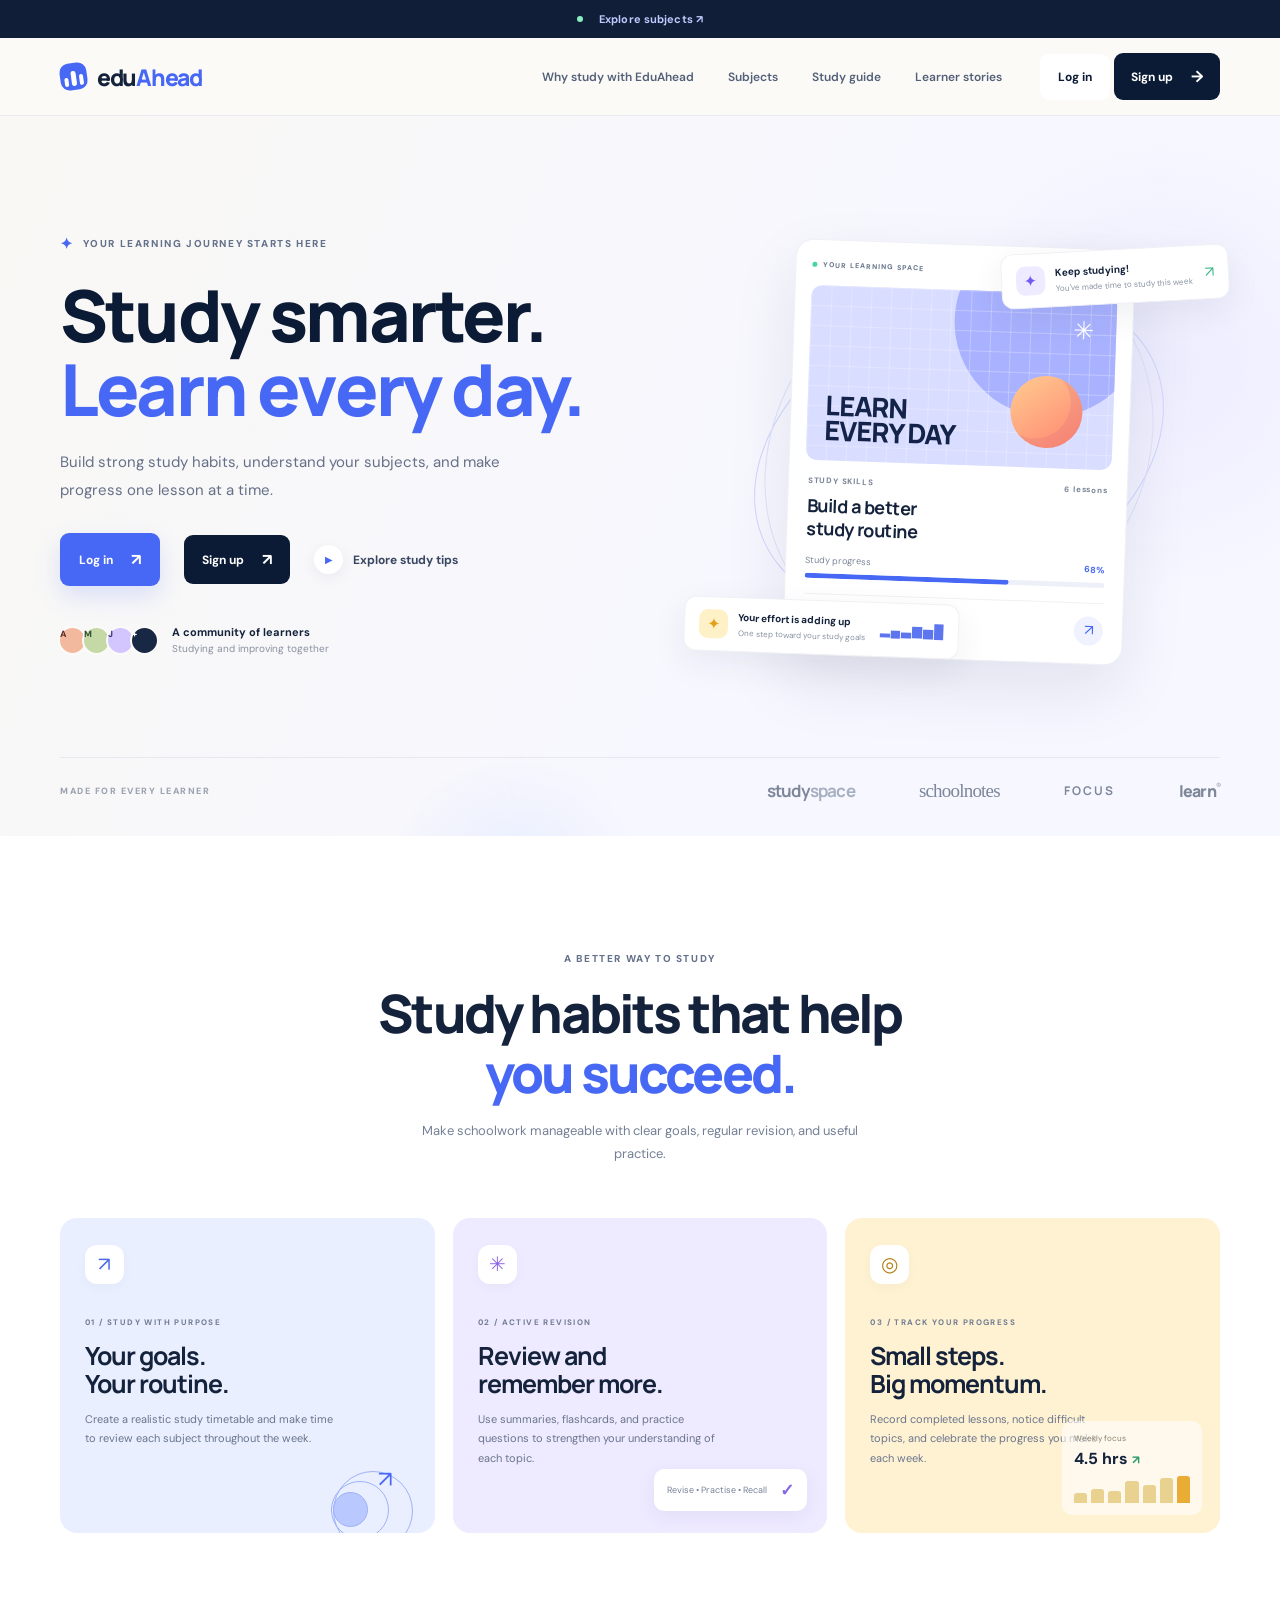
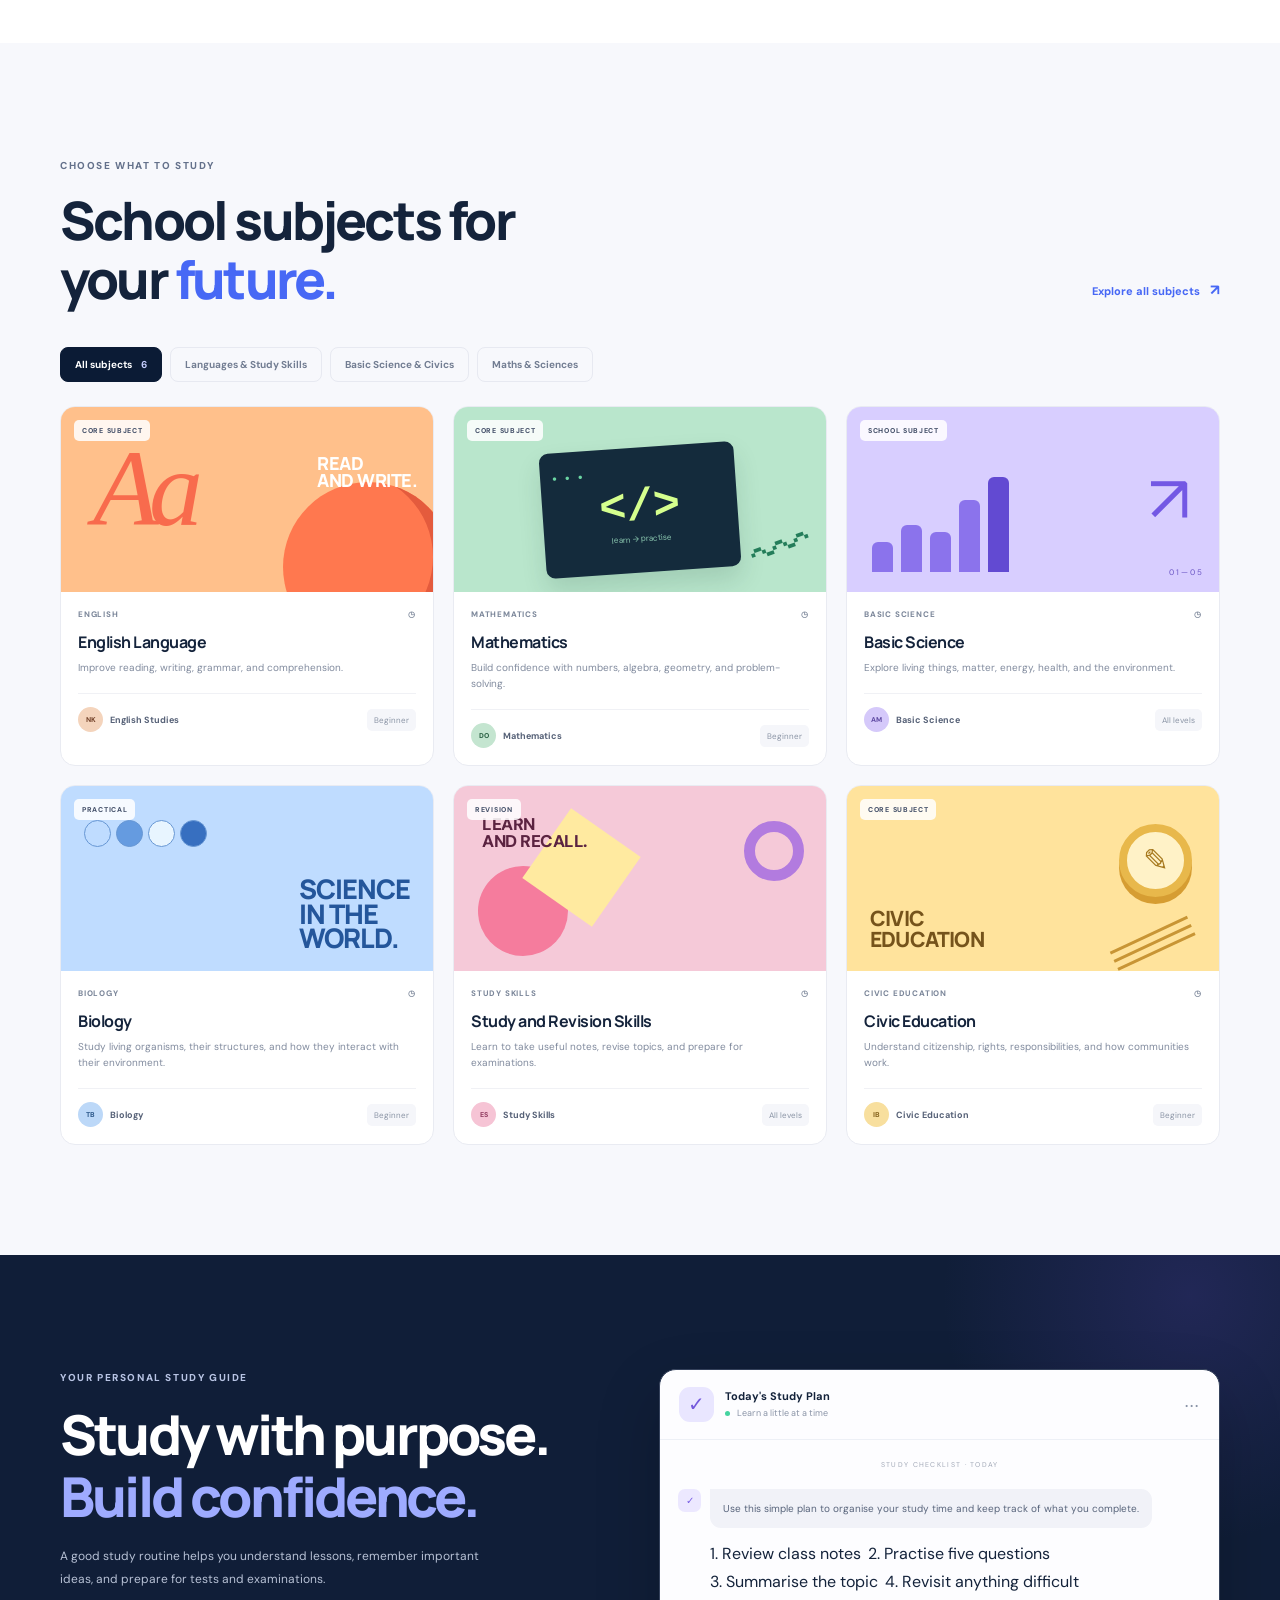
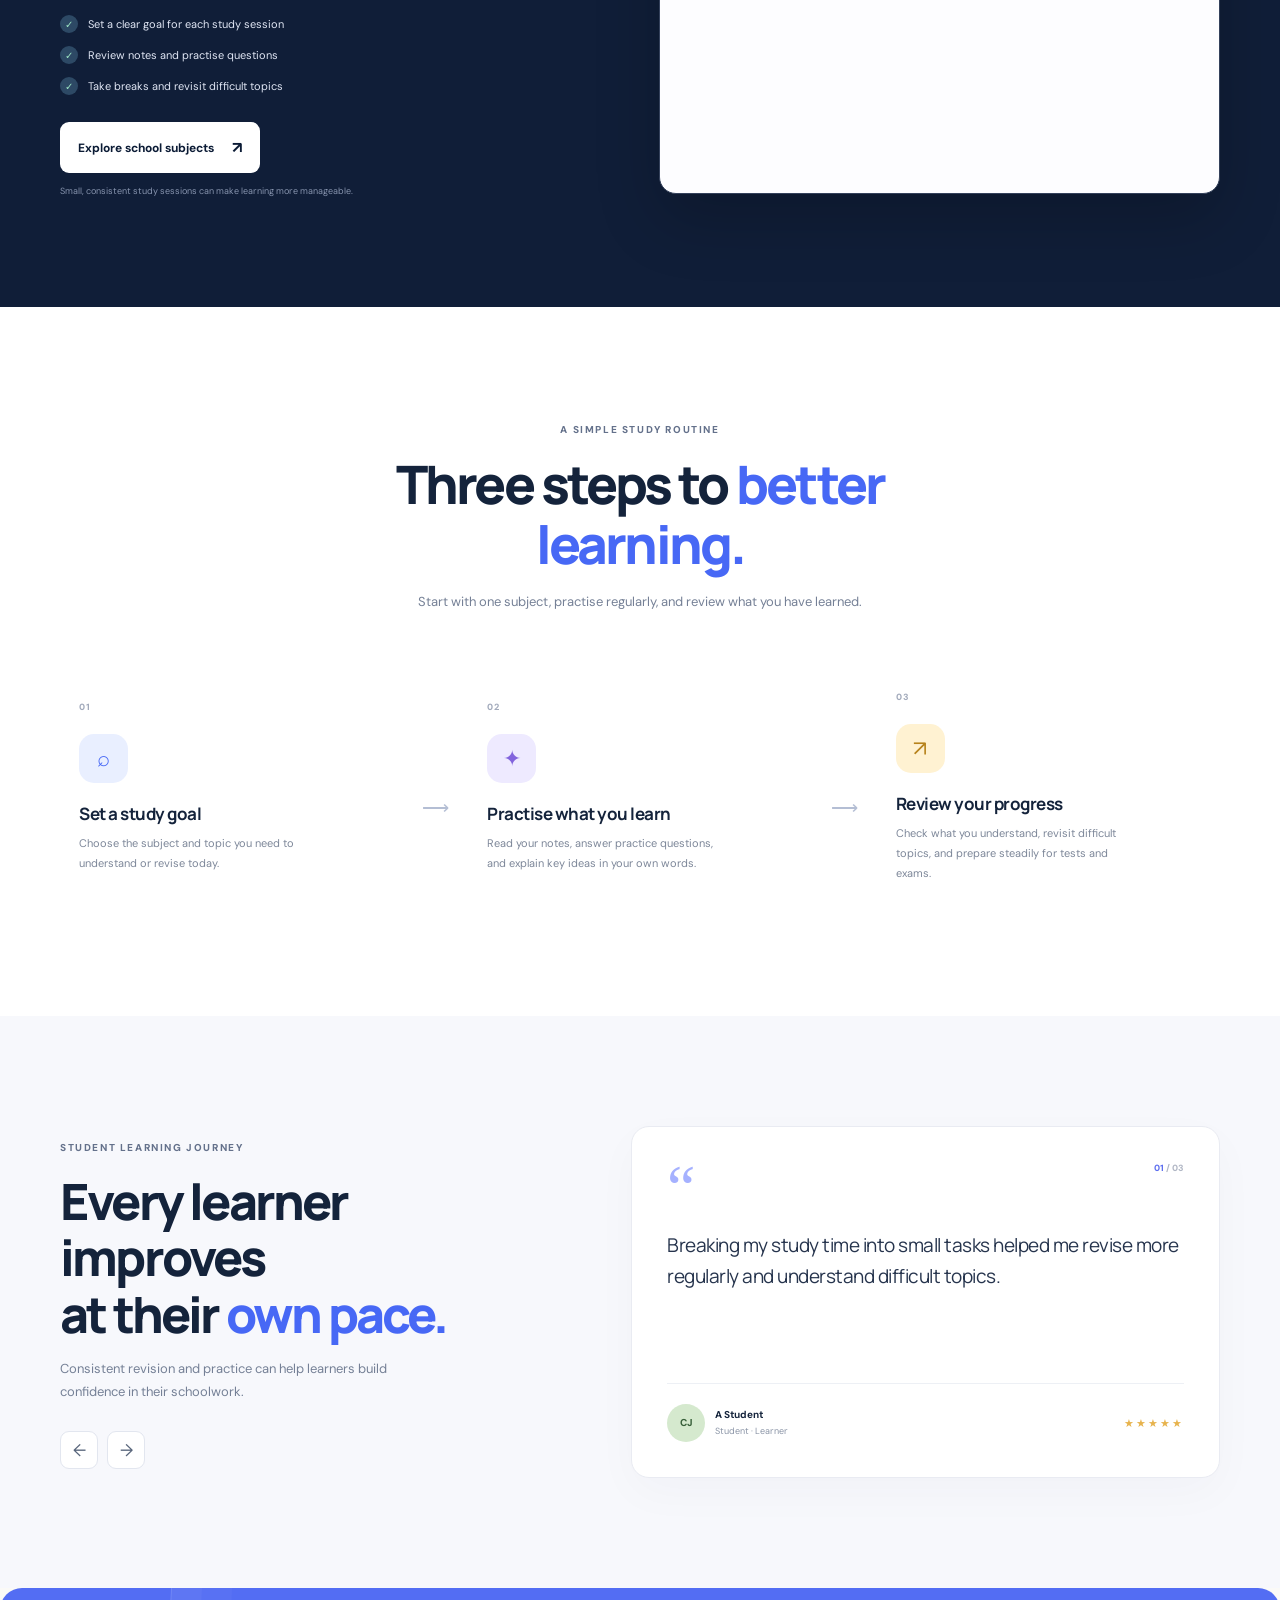
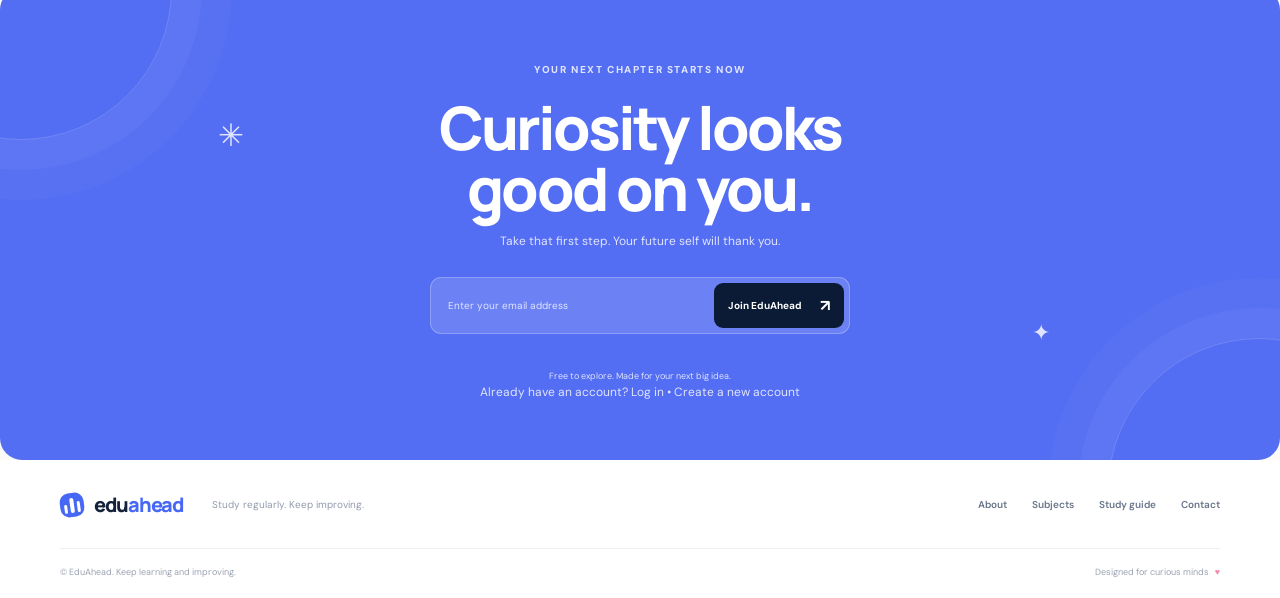
<file: index.html>
<!DOCTYPE html>
<html lang="en">
<head>
  <meta charset="UTF-8" />
  <meta name="viewport" content="width=device-width, initial-scale=1.0" />
  <meta name="theme-color" content="#0b1b35" />
  <link rel="shortcut icon" href="logo.png" type="image/png">
  <meta name="description" content="EduAhead helps students study effectively, explore school subjects, practise questions, and track academic progress." />
  <title>EduAhead Ai Teacher — Learn Today. Lead Tomorrow.</title>

  <link rel="preconnect" href="https://fonts.googleapis.com">
  <link rel="preconnect" href="https://fonts.gstatic.com" crossorigin>
  <link href="https://fonts.googleapis.com/css2?family=DM+Sans:wght@400;500;600;700&family=Manrope:wght@400;500;600;700;800&display=swap" rel="stylesheet">
  <link rel="stylesheet" href="far.css" />
</head>

<body>
  <div class="announcement">
    <span class="announcement-dot"></span>
    <a href="#courses">Explore subjects <span aria-hidden="true">↗</span></a>
  </div>

  <header class="site-header" id="top">
    <nav class="nav container" aria-label="Main navigation">
      <a class="brand" href="#top" aria-label="EduAhead home">
        <span class="brand-mark"><span></span><span></span><span></span></span>
        <span>edu<span class="brand-accent">Ahead</span></span>
      </a>

      <button class="menu-toggle" id="menuToggle" aria-label="Open navigation" aria-expanded="false">
        <span></span><span></span><span></span>
      </button>

      <div class="nav-links" id="navLinks">
        <a href="#features">Why study with EduAhead</a>
        <a href="#courses">Subjects</a>
        <a href="#how">Study guide</a>
        <a href="#testimonials">Learner stories</a>
        <a class="nav-mobile-cta" href="auth.html?mode=signup">Sign up <span>→</span></a>
        <a class="nav-mobile-cta" href="auth.html?mode=login">Log in</a>
      </div>

      <div class="nav-cta-group">
        <a class="button button-light nav-cta" href="auth.html?mode=login">Log in</a>
        <a class="button button-dark nav-cta" href="auth.html?mode=signup">Sign up <span>→</span></a>
      </div>
    </nav>
  </header>

  <main>
    <!-- HERO SECTION -->
    <section class="hero section-pad">
      <div class="hero-glow glow-one"></div>
      <div class="hero-glow glow-two"></div>

      <div class="container hero-grid">
        <div class="hero-copy reveal">
          <div class="eyebrow">
            <span class="eyebrow-icon">✦</span>
            YOUR LEARNING JOURNEY STARTS HERE
          </div>

          <h1>Study smarter.<br><span>Learn every day.</span></h1>

          <p class="hero-description">
            Build strong study habits, understand your subjects, and make
            progress one lesson at a time.
          </p>

          <div class="hero-actions">
            <a class="button button-primary" href="auth.html?mode=login">Log in <span>↗</span></a>
            <a class="button button-dark" href="auth.html?mode=signup">Sign up <span>↗</span></a>
            <a class="watch-link" href="#how">
              <span class="play-icon">▶</span> Explore study tips
            </a>
          </div>

          <div class="hero-proof">
            <div class="avatar-stack" aria-label="Learner community">
              <span class="avatar avatar-a">A</span>
              <span class="avatar avatar-b">M</span>
              <span class="avatar avatar-c">J</span>
              <span class="avatar avatar-d">+</span>
            </div>
            <div>
              <strong>A community of learners</strong>
              <span>Studying and improving together</span>
            </div>
          </div>
        </div>

        <div class="hero-visual reveal">
          <div class="visual-orbit orbit-a"></div>
          <div class="visual-orbit orbit-b"></div>

          <div class="floating-note note-top">
            <span class="note-icon note-purple">✦</span>
            <div>
              <strong>Keep studying!</strong>
              <small>You've made time to study this week</small>
            </div>
            <span class="note-spark">↗</span>
          </div>

          <div class="learning-card">
            <div class="learning-card-top">
              <span class="live-pill"><i></i> YOUR LEARNING SPACE</span>
              <span class="dots">•••</span>
            </div>

            <div class="course-art">
              <div class="art-circle"></div>
              <div class="art-grid"></div>
              <span class="art-label">LEARN<br>EVERY DAY</span>
              <div class="art-orb"></div>
              <div class="art-star">✳</div>
            </div>

            <div class="course-info">
              <div class="course-meta">
                <span>STUDY SKILLS</span>
                <span>6 lessons</span>
              </div>

              <h3>Build a better<br>study routine</h3>

              <div class="progress-row">
                <span>Study progress</span>
                <strong>68%</strong>
              </div>

              <div class="progress-track">
                <span style="width:68%"></span>
              </div>

              <div class="continue-row">
                <div class="mini-avatar">EK</div>
                <div>
                  <strong>Your study plan</strong>
                  <small>Next task · Review notes</small>
                </div>
                <button class="round-arrow" aria-label="Continue studying"
                  onclick="document.querySelector('#courses').scrollIntoView({behavior:'smooth'})">↗</button>
              </div>
            </div>
          </div>

          <div class="floating-note note-bottom">
            <span class="score-icon">✦</span>
            <div>
              <strong>Your effort is adding up</strong>
              <small>One step toward your study goals</small>
            </div>
            <span class="mini-chart">▂▄▃▆▅█</span>
          </div>
        </div>
      </div>

      <div class="container hero-bottom">
        <span>MADE FOR EVERY LEARNER</span>
        <div class="trust-logos">
          <b>study<span>space</span></b>
          <b class="logo-serif">schoolnotes</b>
          <b class="logo-spaced">FOCUS</b>
          <b class="logo-round">learn<span>®</span></b>
        </div>
      </div>
    </section>

    <!-- STUDY FEATURES -->
    <section class="features section-pad" id="features">
      <div class="container">
        <div class="section-heading centered reveal">
          <span class="eyebrow">A BETTER WAY TO STUDY</span>
          <h2>Study habits that help<br><span>you succeed.</span></h2>
          <p>
            Make schoolwork manageable with clear goals, regular revision,
            and useful practice.
          </p>
        </div>

        <div class="feature-grid">
          <article class="feature-card feature-blue reveal">
            <div class="feature-icon">↗</div>
            <span class="card-kicker">01 / STUDY WITH PURPOSE</span>
            <h3>Your goals.<br>Your routine.</h3>
            <p>
              Create a realistic study timetable and make time to review
              each subject throughout the week.
            </p>
            <div class="feature-decoration path-art">
              <span></span><span></span><span></span><i>↗</i>
            </div>
          </article>

          <article class="feature-card feature-lilac reveal">
            <div class="feature-icon">✳</div>
            <span class="card-kicker">02 / ACTIVE REVISION</span>
            <h3>Review and<br>remember more.</h3>
            <p>
              Use summaries, flashcards, and practice questions to strengthen
              your understanding of each topic.
            </p>
            <div class="ai-bubble">
              <span>Revise • Practise • Recall</span>
              <b>✓</b>
            </div>
          </article>

          <article class="feature-card feature-yellow reveal">
            <div class="feature-icon">◎</div>
            <span class="card-kicker">03 / TRACK YOUR PROGRESS</span>
            <h3>Small steps.<br>Big momentum.</h3>
            <p>
              Record completed lessons, notice difficult topics, and celebrate
              the progress you make each week.
            </p>
            <div class="progress-art">
              <span>Weekly focus</span>
              <strong>4.5 hrs <i>↗</i></strong>
              <div><i></i><i></i><i></i><i></i><i></i><i></i><i></i></div>
            </div>
          </article>
        </div>
      </div>
    </section>

    <!-- SCHOOL SUBJECTS -->
    <section class="courses section-pad" id="courses">
      <div class="container">
        <div class="courses-heading reveal">
          <div>
            <span class="eyebrow">CHOOSE WHAT TO STUDY</span>
            <h2>School subjects for<br>your <span>future.</span></h2>
          </div>
          <a class="text-link" href="#get-started">Explore all subjects <span>↗</span></a>
        </div>

        <div class="course-filters" role="group" aria-label="Filter school subjects">
          <button class="filter-btn active" data-filter="all">All subjects <span>6</span></button>
          <button class="filter-btn" data-filter="design">Languages & Study Skills</button>
          <button class="filter-btn" data-filter="business">Basic Science & Civics</button>
          <button class="filter-btn" data-filter="tech">Maths & Sciences</button>
        </div>

        <div class="course-grid">
          <article class="course-card reveal" data-category="design">
            <div class="course-thumbnail thumb-orange">
              <span class="thumbnail-tag">CORE SUBJECT</span>
              <div class="abstract-type">Aa</div>
              <div class="thumb-sun"></div>
              <div class="thumb-caption">READ<br>AND WRITE.</div>
            </div>
            <div class="course-card-body">
              <div class="course-meta"><span>ENGLISH</span><span>◷</span></div>
              <h3>English Language</h3>
              <p>Improve reading, writing, grammar, and comprehension.</p>
              <div class="course-footer">
                <div class="teacher">
                  <span class="teacher-avatar teacher-one">NK</span>
                  <span>English Studies</span>
                </div>
                <span class="course-level">Beginner</span>
              </div>
            </div>
          </article>

          <article class="course-card reveal" data-category="tech">
            <div class="course-thumbnail thumb-green">
              <span class="thumbnail-tag">CORE SUBJECT</span>
              <div class="code-window">
                <span>● ● ●</span>
                <b>&lt;/&gt;</b>
                <small>learn → practise</small>
              </div>
              <div class="thumb-squiggle">〰</div>
            </div>
            <div class="course-card-body">
              <div class="course-meta"><span>MATHEMATICS</span><span>◷ </span></div>
              <h3>Mathematics</h3>
              <p>Build confidence with numbers, algebra, geometry, and problem-solving.</p>
              <div class="course-footer">
                <div class="teacher">
                  <span class="teacher-avatar teacher-two">DO</span>
                  <span>Mathematics</span>
                </div>
                <span class="course-level">Beginner</span>
              </div>
            </div>
          </article>

          <article class="course-card reveal" data-category="business">
            <div class="course-thumbnail thumb-purple">
              <span class="thumbnail-tag">SCHOOL SUBJECT</span>
              <div class="chart-art"><i></i><i></i><i></i><i></i><i></i></div>
              <div class="chart-line">↗</div>
              <div class="thumb-number">01—05</div>
            </div>
            <div class="course-card-body">
              <div class="course-meta"><span>BASIC SCIENCE</span><span>◷</span></div>
              <h3>Basic Science</h3>
              <p>Explore living things, matter, energy, health, and the environment.</p>
              <div class="course-footer">
                <div class="teacher">
                  <span class="teacher-avatar teacher-three">AM</span>
                  <span>Basic Science</span>
                </div>
                <span class="course-level">All levels</span>
              </div>
            </div>
          </article>

          <article class="course-card reveal" data-category="tech">
            <div class="course-thumbnail thumb-blue">
              <span class="thumbnail-tag">PRACTICAL</span>
              <div class="data-circles"><i></i><i></i><i></i><i></i></div>
              <div class="data-word">SCIENCE<br>IN THE<br>WORLD.</div>
            </div>
            <div class="course-card-body">
              <div class="course-meta"><span>BIOLOGY</span><span>◷</span></div>
              <h3>Biology</h3>
              <p>Study living organisms, their structures, and how they interact with their environment.</p>
              <div class="course-footer">
                <div class="teacher">
                  <span class="teacher-avatar teacher-four">TB</span>
                  <span>Biology</span>
                </div>
                <span class="course-level">Beginner</span>
              </div>
            </div>
          </article>

          <article class="course-card reveal" data-category="design">
            <div class="course-thumbnail thumb-pink">
              <span class="thumbnail-tag">REVISION</span>
              <div class="design-shapes"><i></i><i></i><i></i></div>
              <div class="design-text">LEARN<br>AND RECALL.</div>
            </div>
            <div class="course-card-body">
              <div class="course-meta"><span>STUDY SKILLS</span><span>◷</span></div>
              <h3>Study and Revision Skills</h3>
              <p>Learn to take useful notes, revise topics, and prepare for examinations.</p>
              <div class="course-footer">
                <div class="teacher">
                  <span class="teacher-avatar teacher-five">ES</span>
                  <span>Study Skills</span>
                </div>
                <span class="course-level">All levels</span>
              </div>
            </div>
          </article>

          <article class="course-card reveal" data-category="business">
            <div class="course-thumbnail thumb-yellow">
              <span class="thumbnail-tag">CORE SUBJECT</span>
              <div class="money-coin">✎</div>
              <div class="money-copy">CIVIC<br>EDUCATION</div>
              <div class="money-lines"></div>
            </div>
            <div class="course-card-body">
              <div class="course-meta"><span>CIVIC EDUCATION</span><span>◷</span></div>
              <h3>Civic Education</h3>
              <p>Understand citizenship, rights, responsibilities, and how communities work.</p>
              <div class="course-footer">
                <div class="teacher">
                  <span class="teacher-avatar teacher-six">IB</span>
                  <span>Civic Education</span>
                </div>
                <span class="course-level">Beginner</span>
              </div>
            </div>
          </article>
        </div>

        <p class="no-results" id="noResults" hidden>
          No subjects in this category yet. Try another filter.
        </p>
      </div>
    </section>

    <!-- STUDY GUIDE: REPLACES AI TEACHER -->
    <section class="ai-section section-pad" id="how">
      <div class="container ai-layout">
        <div class="ai-copy reveal">
          <span class="eyebrow eyebrow-light">YOUR PERSONAL STUDY GUIDE</span>
          <h2>Study with purpose.<br><span>Build confidence.</span></h2>
          <p>
            A good study routine helps you understand lessons, remember important
            ideas, and prepare for tests and examinations.
          </p>

          <ul class="ai-benefits">
            <li><span>✓</span> Set a clear goal for each study session</li>
            <li><span>✓</span> Review notes and practise questions</li>
            <li><span>✓</span> Take breaks and revisit difficult topics</li>
          </ul>

          <a class="button button-light" href="#courses">
            Explore school subjects <span>↗</span>
          </a>

          <small class="ai-disclaimer">
            Small, consistent study sessions can make learning more manageable.
          </small>
        </div>

        <div class="chat-demo reveal" aria-label="Example study plan">
          <div class="chat-header">
            <div class="bot-avatar">✓</div>
            <div>
              <strong>Today's Study Plan</strong>
              <span><i></i> Learn a little at a time</span>
            </div>
            <span class="chat-more" aria-hidden="true">•••</span>
          </div>

          <div class="chat-content">
            <div class="chat-date">STUDY CHECKLIST · TODAY</div>

            <div class="message bot-message">
              <span class="message-avatar">✓</span>
              <div>
                Use this simple plan to organise your study time and keep track
                of what you complete.
              </div>
            </div>

            <div class="suggestions">
              <span>1. Review class notes</span>
              <span>2. Practise five questions</span>
              <span>3. Summarise the topic</span>
              <span>4. Revisit anything difficult</span>
            </div>
          </div>
        </div>
      </div>
    </section>

    <!-- STUDY STEPS -->
    <section class="steps-section section-pad">
      <div class="container">
        <div class="section-heading centered reveal">
          <span class="eyebrow">A SIMPLE STUDY ROUTINE</span>
          <h2>Three steps to <span>better learning.</span></h2>
          <p>Start with one subject, practise regularly, and review what you have learned.</p>
        </div>

        <div class="steps-grid">
          <article class="step reveal">
            <div class="step-number">01</div>
            <div class="step-icon step-icon-blue">⌕</div>
            <h3>Set a study goal</h3>
            <p>Choose the subject and topic you need to understand or revise today.</p>
          </article>

          <div class="step-connector">⟶</div>

          <article class="step reveal">
            <div class="step-number">02</div>
            <div class="step-icon step-icon-lilac">✦</div>
            <h3>Practise what you learn</h3>
            <p>Read your notes, answer practice questions, and explain key ideas in your own words.</p>
          </article>

          <div class="step-connector">⟶</div>

          <article class="step reveal">
            <div class="step-number">03</div>
            <div class="step-icon step-icon-yellow">↗</div>
            <h3>Review your progress</h3>
            <p>Check what you understand, revisit difficult topics, and prepare steadily for tests and exams.</p>
          </article>
        </div>
      </div>
    </section>

    <!-- LEARNER STORIES -->
    <section class="testimonial-section section-pad" id="testimonials">
      <div class="container testimonial-layout">
        <div class="testimonial-intro reveal">
          <span class="eyebrow">STUDENT LEARNING JOURNEY</span>
          <h2>Every learner improves<br>at their <span>own pace.</span></h2>
          <p>
            Consistent revision and practice can help learners build confidence
            in their schoolwork.
          </p>

          <div class="testimonial-controls">
            <button id="prevTestimonial" aria-label="Previous testimonial">←</button>
            <button id="nextTestimonial" aria-label="Next testimonial">→</button>
          </div>
        </div>

        <div class="testimonial-card reveal">
          <div class="quote-mark">“</div>
          <p class="quote-text" id="quoteText">
            Breaking my study time into small tasks helped me revise more
            regularly and understand difficult topics.
          </p>

          <div class="quote-bottom">
            <div class="quote-person">
              <div class="quote-avatar" id="quoteAvatar">CJ</div>
              <div>
                <strong id="quoteName">A Student</strong>
                <span id="quoteRole">Student · Learner</span>
              </div>
            </div>
            <div class="quote-stars">★★★★★</div>
          </div>

          <div class="quote-count" id="quoteCount">01 <span>/ 03</span></div>
        </div>
      </div>
    </section>

     <div class="cta-card reveal">
      <div class="cta-spark spark-a">✳</div>
      <div class="cta-spark spark-b">✦</div>
      <span class="eyebrow eyebrow-light">YOUR NEXT CHAPTER STARTS NOW</span>
      <h2>Curiosity looks<br>good on you.</h2>
      <p>Take that first step. Your future self will thank you.</p>
      <form class="signup-form" id="signupForm">
        <label class="sr-only" for="emailInput">Your email address</label>
        <input id="emailInput" type="email" placeholder="Enter your email address" required>
        <button class="button button-dark"><a href="auth.html?mode=signup">Join EduAhead</a><span>↗</span></button>
      </form>
      <div class="signup-message" id="signupMessage" role="status"></div>
      <small>Free to explore. Made for your next big idea.</small>
      <p class="cta-footer-links">
        <a href="auth.html?mode=login">Already have an account? Log in</a>
        <span>•</span>
        <a href="auth.html?mode=signup">Create a new account</a>
      </p>
    </div>
  </div>
</section>
  </main>

  <!-- FOOTER -->
  <footer class="footer">
    <div class="container footer-main">
      <a class="brand brand-footer" href="#top">
        <span class="brand-mark"><span></span><span></span><span></span></span>
        <span>edu<span class="brand-accent">ahead</span></span>
      </a>

      <p>Study regularly. Keep improving.</p>

      <div class="footer-links">
        <a href="#features">About</a>
        <a href="#courses">Subjects</a>
        <a href="#how">Study guide</a>
        <a href="mailto:hello@eduahead.example">Contact</a>
      </div>
    </div>

    <div class="container footer-bottom">
      <span>© <span id="year"></span> EduAhead. Keep learning and improving.</span>
      <span>Designed for curious minds <span class="footer-heart">♥</span></span>
    </div>
  </footer>

  <div class="toast" id="toast" role="status" aria-live="polite"></div>

  <script src="far.js"></script>
   <script src="ai-teacher.js"></script>
   
</body>
</html>
</file>
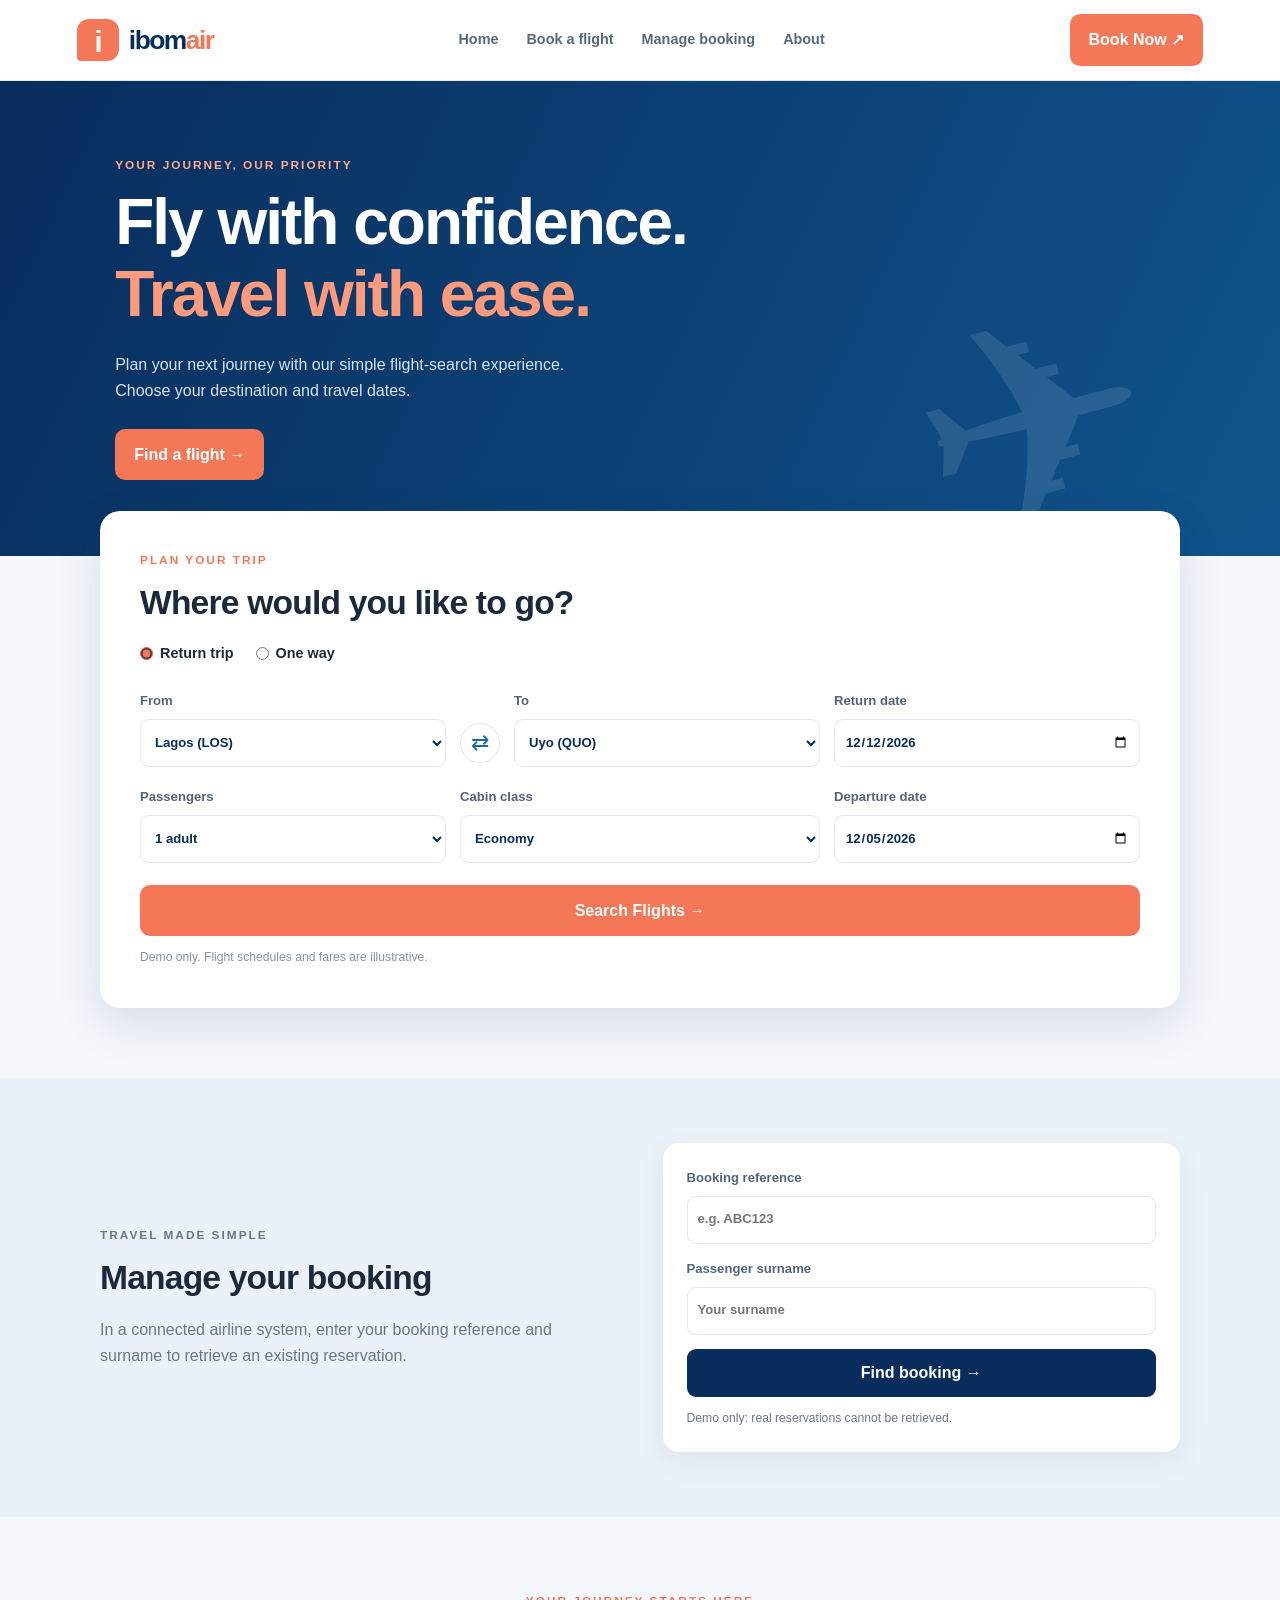
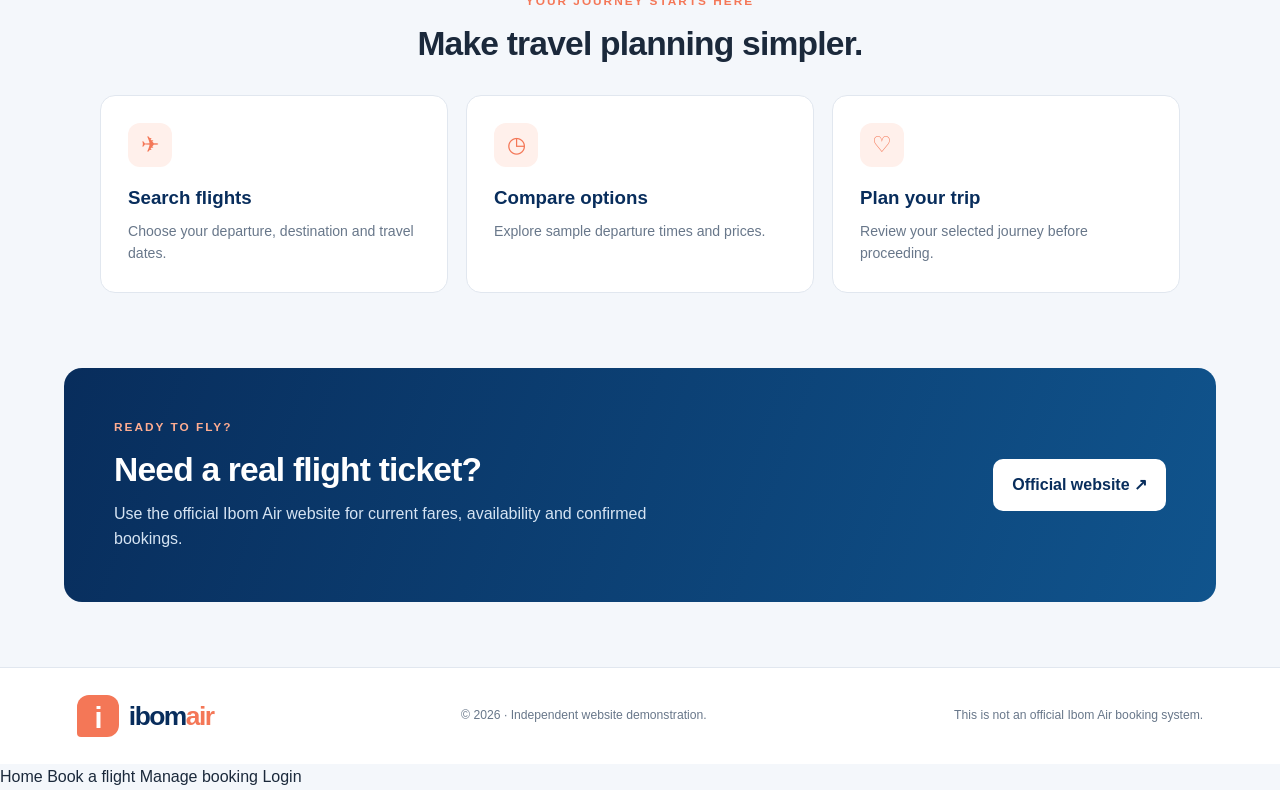
<file: vscode/index.html>
<!DOCTYPE html>
<html lang="en">
<head>
  <meta charset="UTF-8">
  <meta name="viewport" content="width=device-width, initial-scale=1.0">
  <meta name="theme-color" content="#082d5c">
  <meta name="description" content="Search flight options and plan your next journey with this Ibom Air booking website demo.">
  <title>Ibom Air | Flight Booking</title>
  <link rel="stylesheet" href="index.css">
  <script src="script.js" defer></script>
</head>
<body>

  <header class="navbar">
    <a href="#" class="logo">
      <span class="logo-icon">i</span>
      <span>ibom<span class="orange">air</span></span>
    </a>

    <button class="menu-toggle" id="menuToggle"
      aria-label="Toggle navigation" aria-expanded="false">☰</button>

    <nav id="navigation">
      <a href="#home">Home</a>
      <a href="#booking">Book a flight</a>
      <a href="#manage">Manage booking</a>
      <a href="#about">About</a>
    </nav>

    <a href="#booking" class="nav-button">Book Now ↗</a>
  </header>

  <main>
    <section class="hero" id="home">
      <div class="hero-content">
        <p class="eyebrow">YOUR JOURNEY, OUR PRIORITY</p>
        <h1>Fly with confidence.<br>
          <span>Travel with ease.</span>
        </h1>
        <p>
          Plan your next journey with our simple flight-search
          experience. Choose your destination and travel dates.
        </p>
        <a href="#booking" class="primary-button">Find a flight →</a>
      </div>
      <div class="hero-decoration" aria-hidden="true">✈</div>
    </section>

    <section class="booking-section" id="booking">
      <div class="booking-card">
        <p class="eyebrow">PLAN YOUR TRIP</p>
        <h2>Where would you like to go?</h2>

        <div class="trip-types">
          <label>
            <input type="radio" name="tripType" value="return" checked>
            Return trip
          </label>
          <label>
            <input type="radio" name="tripType" value="oneway">
            One way
          </label>
        </div>

        <form id="flightForm">
          <div class="form-grid">
            <label>
              From
              <select id="origin" required>
                <option value="Lagos (LOS)">Lagos (LOS)</option>
                <option value="Uyo (QUO)">Uyo (QUO)</option>
                <option value="Abuja (ABV)">Abuja (ABV)</option>
                <option value="Calabar (CBQ)">Calabar (CBQ)</option>
                <option value="Enugu (ENU)">Enugu (ENU)</option>
                <option value="Port Harcourt (PHC)">Port Harcourt (PHC)</option>
              </select>
            </label>

            <button type="button" id="swapButton"
              class="swap-button" aria-label="Swap airports">⇄</button>

            <label>
              To
              <select id="destination" required>
                <option value="Uyo (QUO)">Uyo (QUO)</option>
                <option value="Lagos (LOS)">Lagos (LOS)</option>
                <option value="Abuja (ABV)">Abuja (ABV)</option>
                <option value="Calabar (CBQ)">Calabar (CBQ)</option>
                <option value="Enugu (ENU)">Enugu (ENU)</option>
                <option value="Port Harcourt (PHC)">Port Harcourt (PHC)</option>
              </select>
            </label>

            <label>
              Departure date
              <input type="date" id="departureDate" required>
            </label>

            <label id="returnDateField">
              Return date
              <input type="date" id="returnDate" required>
            </label>

            <label>
              Passengers
              <select id="passengers">
                <option value="1">1 adult</option>
                <option value="2">2 adults</option>
                <option value="3">3 adults</option>
                <option value="4">4 adults</option>
                <option value="5">5 adults</option>
                <option value="6">6 adults</option>
              </select>
            </label>

            <label>
              Cabin class
              <select id="cabin">
                <option value="Economy">Economy</option>
                <option value="Business">Business</option>
              </select>
            </label>
          </div>

          <button type="submit" class="primary-button search-button">
            Search Flights →
          </button>
          <p class="note">
            Demo only. Flight schedules and fares are illustrative.
          </p>
        </form>
      </div>
    </section>

    <section class="results-section hidden" id="results">
      <p class="eyebrow">YOUR SEARCH</p>
      <h2>Flight options</h2>
      <p id="searchSummary" class="summary"></p>
      <div id="flightList" class="flight-list"></div>
    </section>

    <section class="manage-section" id="manage">
      <div>
        <p class="eyebrow">TRAVEL MADE SIMPLE</p>
        <h2>Manage your booking</h2>
        <p>
          In a connected airline system, enter your booking reference
          and surname to retrieve an existing reservation.
        </p>
      </div>

      <form id="manageForm" class="manage-card">
        <label>
          Booking reference
          <input id="reference" placeholder="e.g. ABC123" required>
        </label>
        <label>
          Passenger surname
          <input id="surname" placeholder="Your surname" required>
        </label>
        <button type="submit" class="secondary-button">
          Find booking →
        </button>
        <p class="note">Demo only: real reservations cannot be retrieved.</p>
      </form>
    </section>

    <section class="about-section" id="about">
      <p class="eyebrow">YOUR JOURNEY STARTS HERE</p>
      <h2>Make travel planning simpler.</h2>
      <div class="benefits">
        <article>
          <span>✈</span>
          <h3>Search flights</h3>
          <p>Choose your departure, destination and travel dates.</p>
        </article>
        <article>
          <span>◷</span>
          <h3>Compare options</h3>
          <p>Explore sample departure times and prices.</p>
        </article>
        <article>
          <span>♡</span>
          <h3>Plan your trip</h3>
          <p>Review your selected journey before proceeding.</p>
        </article>
      </div>
    </section>

    <section class="official-section">
      <div>
        <p class="eyebrow">READY TO FLY?</p>
        <h2>Need a real flight ticket?</h2>
        <p>
          Use the official Ibom Air website for current fares,
          availability and confirmed bookings.
        </p>
      </div>
      <a href="https://www.ibomair.com/"
         target="_blank" rel="noopener noreferrer"
         class="official-button">Official website ↗</a>
    </section>
  </main>

  <footer>
    <a href="#home" class="logo">
      <span class="logo-icon">i</span>
      <span>ibom<span class="orange">air</span></span>
    </a>
    <p>© <span id="year"></span> · Independent website demonstration.</p>
    <p>This is not an official Ibom Air booking system.</p>
  </footer>

  <dialog id="bookingDialog">
    <button type="button" id="closeDialog"
      class="close-dialog" aria-label="Close dialog">×</button>
    <div class="dialog-icon">✈</div>
    <p class="eyebrow">DEMO BOOKING</p>
    <h2>Review your journey</h2>
    <p id="bookingDetails"></p>
    <p class="warning">
      No ticket has been booked and no payment has been taken.
      Visit the official airline website to purchase a real ticket.
    </p>
    <a href="https://www.ibomair.com/"
       target="_blank" rel="noopener noreferrer"
       class="primary-button">Visit Ibom Air ↗</a>
  </dialog>

  <div id="message" class="message" role="status" aria-live="polite"></div>

  <nav>
  <a href="index.html">Home</a>
  <a href="index.html#booking">Book a flight</a>
  <a href="index.html#manage">Manage booking</a>
  <a href="login.html">Login</a>
</nav>
</body>
</html>
</file>
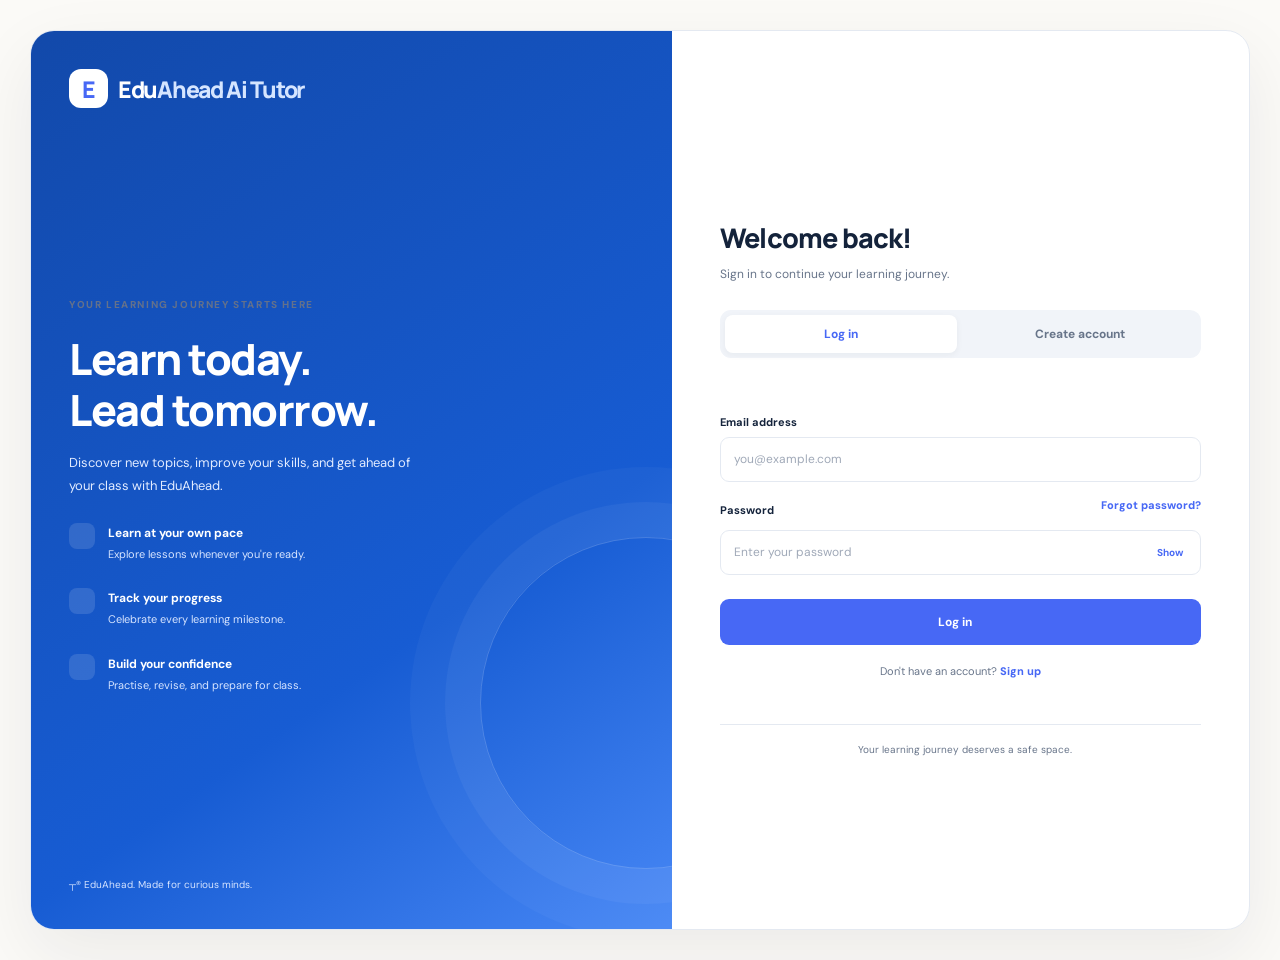
<file: auth.html>
﻿<!DOCTYPE html>
<html lang="en">
<head>
  <meta charset="UTF-8">
  <meta name="viewport" content="width=device-width, initial-scale=1.0">
  <meta name="theme-color" content="#175cd3">
  <link rel="shortcut icon" href="logo.png" type="image/png">
  <title>EduAhead | Login & Sign Up</title>
  <link rel="stylesheet" href="index.css"> 
</head>
<body>
  <main class="auth-container">
    <section class="welcome-panel">
      <a href="#" class="brand">
        <span class="brand-logo">E</span>
        <span>Edu<span class="brand-blue">Ahead Ai Tutor</span></span>
      </a>

      <div class="welcome-content">
        <span class="eyebrow">YOUR LEARNING JOURNEY STARTS HERE</span>
        <h1>Learn today.<br>Lead tomorrow.</h1>
        <p>
          Discover new topics, improve your skills, and get ahead
          of your class with EduAhead.
        </p>

        <div class="feature">
          <span></span>
          <div>
            <strong>Learn at your own pace</strong>
            <small>Explore lessons whenever you're ready.</small>
          </div>
        </div>

        <div class="feature">
          <span></span>
          <div>
            <strong>Track your progress</strong>
            <small>Celebrate every learning milestone.</small>
          </div>
        </div>

        <div class="feature">
          <span></span>
          <div>
            <strong>Build your confidence</strong>
            <small>Practise, revise, and prepare for class.</small>
          </div>
        </div>
      </div>

      <p class="copyright">
        ┬® <span id="year"></span> EduAhead. Made for curious minds.
      </p>
    </section>

    <section class="form-panel">
      <div class="mobile-brand">
        <span class="brand-logo">E</span>
        <span>Edu<span class="brand-blue">Ahead</span></span>
      </div>

      <div class="form-heading">
        <h2 id="formTitle">Welcome back!</h2>
        <p id="formSubtitle">Sign in to continue your learning journey.</p>
      </div>

      <div class="tabs">
        <button type="button" class="tab active" id="loginTab">
          Log in
        </button>
        <button type="button" class="tab" id="signupTab">
          Create account
        </button>
      </div>

      <div id="message" class="message" role="status"
           aria-live="polite"></div>

      <!-- LOGIN FORM -->
      <form id="loginForm">
        <div class="form-group">
          <label for="loginEmail">Email address</label>
          <input type="email" id="loginEmail"
                 placeholder="you@example.com" required>
        </div>

        <div class="form-group">
          <div class="label-row">
            <label for="loginPassword">Password</label>
            <button type="button" class="text-link"
                    id="forgotPassword">Forgot password?</button>
          </div>

          <div class="password-wrap">
            <input type="password" id="loginPassword"
                   placeholder="Enter your password"
                   minlength="6" required>
            <button type="button" class="show-password"
                    data-target="loginPassword">Show</button>
          </div>
        </div>

       <button
  type="submit" class="primary-button">
  Log in <span></span>
</button>

        <p class="switch-text">
          Don't have an account?
          <button type="button" class="text-link" id="toSignup">
            Sign up
          </button>
        </p>
      </form>

      <!-- REGISTRATION FORM -->
      <form id="signupForm" class="hidden">
        <div class="form-group">
          <label for="fullName">Full name</label>
          <input type="text" id="fullName"
                 placeholder="Enter your full name"
                 autocomplete="name" required>
        </div>

        <div class="form-group">
          <label for="signupEmail">Email address</label>
          <input type="email" id="signupEmail"
                 placeholder="you@example.com"
                 autocomplete="email" required>
        </div>

        <div class="form-group">
          <label for="role">Account type</label>
          <select id="role" required>
            <option value="student">Student</option>
            <option value="teacher">Teacher</option>
            <option value="administrator">Administrator</option>
          </select>
          <small class="field-hint">
            Administrator access must be approved separately.
          </small>
        </div>

        <div class="form-group" id="studentClassGroup">
          <label for="studentClass">Select your class</label>
          <select id="studentClass" required>
            <option value="JSS 1">JSS 1</option>
            <option value="JSS 2">JSS 2</option>
            <option value="JSS 3">JSS 3</option>
            <option value="SSS 1">SSS 1</option>
            <option value="SSS 2">SSS 2</option>
            <option value="SSS 3">SSS 3</option>
          </select>
        </div>

        <div class="form-group">
          <label for="signupPassword">Create password</label>
          <div class="password-wrap">
            <input type="password" id="signupPassword"
                   placeholder="At least 8 characters"
                   minlength="8" autocomplete="new-password"
                   required>
            <button type="button" class="show-password"
                    data-target="signupPassword">Show</button>
          </div>
        </div>

        <div class="form-group">
          <label for="confirmPassword">Confirm password</label>
          <div class="password-wrap">
            <input type="password" id="confirmPassword"
                   placeholder="Repeat your password"
                   minlength="8" autocomplete="new-password"
                   required>
            <button type="button" class="show-password"
                    data-target="confirmPassword">Show</button>
          </div>
        </div>

        <label class="terms">
          <input type="checkbox" id="agreeTerms" required>
          <span>I agree to use EduAhead responsibly and follow its
            learning guidelines.</span>
        </label>

        <button type="submit" class="primary-button">
          Create account <span></span>
        </button>

        <p class="switch-text">
          Already registered?
          <button type="button" class="text-link" id="toLogin" >
            Log in
          </button>
        </p>
        
      </form>

      <p class="security-note">
        <span>­</span> Your learning journey deserves a safe space.
      </p>
    </section>
  </main>

  <script src="js/config.js"></script>
  <script src="js/backend.js"></script>
  <script src="script2.js"></script>
 

<link rel="stylesheet" href="ai-teacher.css">
<script src="ai-teacher.js" defer></script>
</body>
</html>
</file>
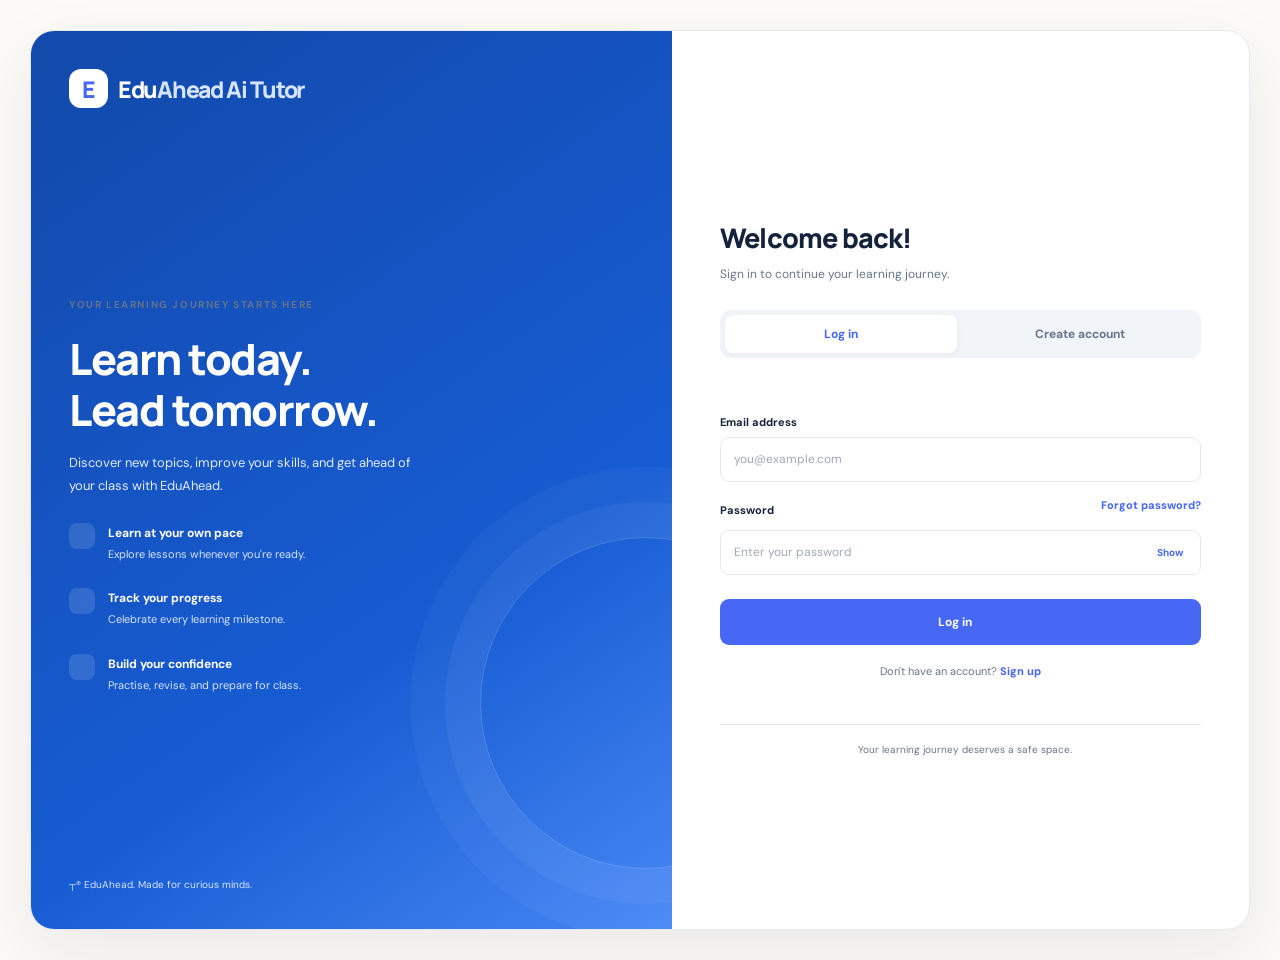
<file: console.html>
<!DOCTYPE html>
<html lang="en">
<head>
  <meta charset="UTF-8">
  <meta name="viewport" content="width=device-width, initial-scale=1.0">
  <meta name="theme-color" content="#175cd3">
  <meta name="description" content="EduAhead staff dashboard for monitoring student learning and progress.">
  <link rel="shortcut icon" href="logo.png" type="image/png">
  <title>EduAhead — Staff Console</title>

  <link rel="stylesheet" href="styles.css">

  <style>
    /* Staff Console enhancements */
    :root {
      --staff-blue: #175cd3;
      --staff-bg: #f6f8fc;
      --staff-border: #e7ebf2;
      --staff-text: #182230;
      --staff-muted: #667085;
    }

    * {
      box-sizing: border-box;
    }

    html {
      scroll-behavior: smooth;
    }

    body {
      margin: 0;
      background: var(--staff-bg);
      color: var(--staff-text);
      font-family: "DM Sans", Arial, sans-serif;
    }

    .staff-console {
      min-height: 100vh;
      width: 100%;
    }

    .staff-console .sidebar {
      z-index: 1000;
      overflow-y: auto;
      overscroll-behavior: contain;
    }

    .staff-console .main-area {
      min-width: 0;
    }

    .staff-console .topbar {
      position: sticky;
      top: 0;
      z-index: 100;
      display: flex;
      align-items: center;
      justify-content: space-between;
      gap: 16px;
      min-height: 76px;
      padding: 12px 24px;
      background: rgba(255, 255, 255, 0.96);
      border-bottom: 1px solid var(--staff-border);
      backdrop-filter: blur(12px);
    }

    .staff-console .topbar-left,
    .staff-console .topbar-right {
      display: flex;
      align-items: center;
      gap: 12px;
      min-width: 0;
    }

    .staff-console .breadcrumb {
      min-width: 0;
      overflow-wrap: anywhere;
    }

    .staff-console .content {
      width: 100%;
      max-width: 1600px;
      margin: 0 auto;
      padding: 24px;
      min-width: 0;
    }

    .staff-console button,
    .staff-console input,
    .staff-console select {
      font: inherit;
    }

    .staff-console button {
      cursor: pointer;
    }

    .staff-console button:focus-visible,
    .staff-console input:focus-visible,
    .staff-console select:focus-visible {
      outline: 3px solid rgba(23, 92, 211, 0.35);
      outline-offset: 3px;
    }

    .staff-menu-toggle {
      display: none;
      flex-shrink: 0;
      width: 42px;
      height: 42px;
      align-items: center;
      justify-content: center;
      border: 1px solid var(--staff-border);
      border-radius: 10px;
      background: white;
      color: var(--staff-text);
      font-size: 22px;
    }

    .staff-overlay {
      display: none;
    }

    .staff-live-indicator {
      display: inline-flex;
      align-items: center;
      gap: 8px;
      padding: 8px 12px;
      border: 1px solid var(--staff-border);
      border-radius: 999px;
      background: white;
      color: var(--staff-muted);
      font-size: 12px;
      white-space: nowrap;
    }

    .staff-live-dot {
      width: 8px;
      height: 8px;
      flex: 0 0 8px;
      border-radius: 50%;
      background: #98a2b3;
    }

    .staff-live-indicator[data-status="connected"] .staff-live-dot {
      background: #12a76f;
    }

    .staff-live-indicator[data-status="error"] .staff-live-dot {
      background: #f04438;
    }

    .staff-overview {
      display: grid;
      grid-template-columns: repeat(3, minmax(0, 1fr));
      gap: 16px;
      margin-bottom: 24px;
    }

    .staff-panel {
      min-width: 0;
      padding: 20px;
      border: 1px solid var(--staff-border);
      border-radius: 16px;
      background: white;
      box-shadow: 0 3px 12px rgba(16, 24, 40, 0.035);
    }

    .staff-panel h2,
    .staff-panel h3 {
      margin-top: 0;
    }

    .staff-panel h2 {
      font-size: 18px;
    }

    .staff-stat-label {
      color: var(--staff-muted);
      font-size: 13px;
    }

    .staff-stat-value {
      margin: 10px 0 6px;
      font-size: clamp(24px, 3vw, 34px);
      font-weight: 800;
      overflow-wrap: anywhere;
    }

    .staff-note {
      color: var(--staff-muted);
      font-size: 13px;
      line-height: 1.6;
    }

    .staff-section-heading {
      display: flex;
      align-items: center;
      justify-content: space-between;
      flex-wrap: wrap;
      gap: 12px;
      margin-bottom: 16px;
    }

    .staff-section-heading h2 {
      margin: 0;
      font-size: 19px;
    }

    .staff-search {
      width: min(100%, 340px);
      min-height: 42px;
      padding: 10px 12px;
      border: 1px solid var(--staff-border);
      border-radius: 10px;
      background: white;
      color: var(--staff-text);
    }

    .staff-activity-list {
      display: grid;
      gap: 0;
    }

    .staff-activity-item {
      display: flex;
      align-items: flex-start;
      gap: 12px;
      padding: 14px 0;
      border-bottom: 1px solid var(--staff-border);
      overflow-wrap: anywhere;
    }

    .staff-activity-item:last-child {
      border-bottom: 0;
    }

    .staff-activity-icon {
      display: grid;
      flex: 0 0 38px;
      width: 38px;
      height: 38px;
      place-items: center;
      border-radius: 11px;
      background: #eef4ff;
      color: var(--staff-blue);
    }

    .staff-activity-copy {
      min-width: 0;
      flex: 1;
    }

    .staff-activity-copy p {
      margin: 0 0 5px;
      line-height: 1.5;
    }

    .staff-activity-copy small {
      color: var(--staff-muted);
    }

    .staff-empty {
      padding: 24px 12px;
      color: var(--staff-muted);
      text-align: center;
      line-height: 1.6;
    }

    .staff-footer {
      padding: 16px 24px 24px;
      color: var(--staff-muted);
      font-size: 12px;
      text-align: center;
    }

    /* Keep generated app content from overflowing */
    .staff-console img,
    .staff-console canvas,
    .staff-console video {
      max-width: 100%;
    }

    .staff-console table {
      width: 100%;
      border-collapse: collapse;
    }

    .staff-console .content > * {
      max-width: 100%;
    }

    @media (max-width: 1100px) {
      .staff-console .content {
        padding: 20px;
      }

      .staff-overview {
        grid-template-columns: repeat(2, minmax(0, 1fr));
      }
    }

    @media (max-width: 800px) {
      .staff-menu-toggle {
        display: inline-flex;
      }

      .staff-console .sidebar {
        position: fixed;
        inset: 0 auto 0 0;
        width: min(290px, 86vw);
        height: 100dvh;
        transform: translateX(-105%);
        transition: transform 240ms ease;
        box-shadow: 12px 0 35px rgba(16, 24, 40, 0.12);
      }

      .staff-console .sidebar.open {
        transform: translateX(0);
      }

      .staff-overlay.visible {
        display: block;
        position: fixed;
        inset: 0;
        z-index: 999;
        background: rgba(16, 24, 40, 0.45);
      }

      .staff-console .main-area {
        width: 100%;
        margin-left: 0;
      }

      .staff-console .topbar {
        min-height: 64px;
        padding: 10px 14px;
      }

      .staff-console .content {
        padding: 16px;
      }

      .staff-live-indicator {
        padding: 8px;
      }

      .staff-live-label {
        display: none;
      }

      .staff-panel {
        padding: 16px;
      }
    }

    @media (max-width: 520px) {
      .staff-overview {
        grid-template-columns: 1fr;
        gap: 12px;
      }

      .staff-console .content {
        padding: 12px;
      }

      .staff-console .topbar {
        gap: 8px;
      }

      .staff-console .breadcrumb {
        font-size: 14px;
      }

      .staff-section-heading {
        align-items: stretch;
      }

      .staff-search {
        width: 100%;
      }

      .staff-footer {
        padding: 16px 12px;
      }
    }

    @media (prefers-reduced-motion: reduce) {
      html {
        scroll-behavior: auto;
      }

      *,
      *::before,
      *::after {
        scroll-behavior: auto !important;
        transition-duration: 0.01ms !important;
        animation-duration: 0.01ms !important;
      }
    }
  </style>
</head>

<body>
  <div class="app-shell hidden staff-console" id="shell">

    <aside class="sidebar" id="staffSidebar" aria-label="Staff navigation">
      <div class="brand">
        <span class="brand-mark">E</span>
        <span>Edu<span class="brand-accent">Ahead Ai Tutor</span></span>
      </div>

      <nav class="side-nav" id="nav" aria-label="Main navigation">
        <!-- Navigation is populated by app.js -->
      </nav>

      <div class="sidebar-bottom">
        <button
          class="btn btn-ghost btn-small"
          id="staffLogout"
          type="button" onclick="Auth.logout()"
        >
          ↪ Log out
        </button>
      </div>
    </aside>

    <div class="staff-overlay" id="staffOverlay" aria-hidden="true"></div>

    <main class="main-area">
      <header class="topbar">
        <div class="topbar-left">
          <button
            class="staff-menu-toggle"
            id="staffMenuToggle"
            type="button"
            aria-label="Open navigation menu"
            aria-expanded="false"
            aria-controls="staffSidebar"
          >☰</button>

          <div class="breadcrumb">
            <strong id="who">EduAhead Staff Console</strong>
          </div>
        </div>

        <div class="topbar-right">
          <div
            class="staff-live-indicator"
            id="staffConnection"
            data-status="waiting"
            role="status"
            aria-live="polite"
          >
            <span class="staff-live-dot"></span>
            <span class="staff-live-label" id="staffConnectionText">
              Waiting for data
            </span>
          </div>
        </div>
      </header>

      <div class="content" id="app" tabindex="-1">

        <!-- These are informational placeholders, not live database totals. -->
        <section aria-labelledby="staffWelcomeTitle">
          <div class="staff-section-heading">
            <div>
              <h1 id="staffWelcomeTitle">Staff dashboard</h1>
              <p class="staff-note">
                Monitor learning activity and student progress.
              </p>
            </div>
          </div>

          <div class="staff-overview">
            <article class="staff-panel">
              <div class="staff-stat-label">Student records</div>
              <div class="staff-stat-value" id="staffStudentCount">—</div>
              <div class="staff-note">Awaiting connected student data</div>
            </article>

            <article class="staff-panel">
              <div class="staff-stat-label">Quiz activity</div>
              <div class="staff-stat-value" id="staffQuizCount">—</div>
              <div class="staff-note">Awaiting saved quiz records</div>
            </article>

            <article class="staff-panel">
              <div class="staff-stat-label">Learning activity</div>
              <div class="staff-stat-value" id="staffLearningCount">—</div>
              <div class="staff-note">Awaiting saved learning events</div>
            </article>
          </div>
        </section>

        <section class="staff-panel" aria-labelledby="staffActivityTitle">
          <div class="staff-section-heading">
            <div>
              <h2 id="staffActivityTitle">Recent student activity</h2>
              <p class="staff-note">
                Activity appears here when the main website sends events
                to this console.
              </p>
            </div>

            <input
              class="staff-search"
              id="staffActivitySearch"
              type="search"
              placeholder="Search activity..."
              aria-label="Search student activity"
            >
          </div>

          <div
            class="staff-activity-list"
            id="staffActivityList"
            aria-live="polite"
          >
            <div class="staff-empty" id="staffActivityEmpty">
              No activity has been received yet. Connect your shared backend
              or configure the main website to send student activity events.
            </div>
          </div>
        </section>

        <!-- Existing staff pages are rendered by app.js below or into this area. -->
      </div>

      <footer class="staff-footer">
        © <span id="staffYear"></span> EduAhead · Learn today. Lead tomorrow.
      </footer>
    </main>
  </div>

  <div class="toast" id="toast" role="status" aria-live="polite"></div>

  <script src="js/config.js"></script>
  <script src="js/backend.js"></script>
  <script src="js/app.js"></script>

  <script>
    (() => {
      const sidebar = document.getElementById("staffSidebar");
      const toggle = document.getElementById("staffMenuToggle");
      const overlay = document.getElementById("staffOverlay");
      const search = document.getElementById("staffActivitySearch");
      const activityList = document.getElementById("staffActivityList");
      const activityEmpty = document.getElementById("staffActivityEmpty");
      const connection = document.getElementById("staffConnection");
      const connectionText = document.getElementById("staffConnectionText");

      document.getElementById("staffYear").textContent =
        new Date().getFullYear();

      function closeMenu() {
        sidebar?.classList.remove("open");
        overlay?.classList.remove("visible");
        toggle?.setAttribute("aria-expanded", "false");
        toggle?.setAttribute("aria-label", "Open navigation menu");
        overlay?.setAttribute("aria-hidden", "true");
      }

      toggle?.addEventListener("click", () => {
        const opening = !sidebar.classList.contains("open");

        sidebar.classList.toggle("open", opening);
        overlay.classList.toggle("visible", opening);
        toggle.setAttribute("aria-expanded", String(opening));
        toggle.setAttribute(
          "aria-label",
          opening ? "Close navigation menu" : "Open navigation menu"
        );
        overlay.setAttribute("aria-hidden", String(!opening));
      });

      overlay?.addEventListener("click", closeMenu);

      sidebar?.addEventListener("click", (event) => {
        if (event.target.closest("a, button")) {
          closeMenu();
        }
      });

      document.addEventListener("keydown", (event) => {
        if (event.key === "Escape") closeMenu();
      });

      window.addEventListener("resize", () => {
        if (window.innerWidth > 800) closeMenu();
      });

      // Use the project's existing logout method when available.
      document.getElementById("staffLogout")?.addEventListener("click", () => {
        if (window.Auth && typeof window.Auth.logout === "function") {
          window.Auth.logout();
        } else {
          console.error("Auth.logout() is unavailable. Check js/backend.js.");
        }
      });

      // The main site can send activity with:
      // window.dispatchEvent(new CustomEvent("eduahead:student-activity", {
      //   detail: { type: "quiz_completed", student: "Student", message: "Completed a quiz" }
      // }));
      //
      // For activity across different devices, send these events through
      // your shared backend instead of relying on browser events alone.

      const activityItems = [];
      const MAX_ACTIVITY_ITEMS = 100;

      function setConnection(status, message) {
        connection.dataset.status = status;
        connectionText.textContent = message;
      }

      function renderActivity() {
        const query = (search?.value || "").trim().toLowerCase();
        const filtered = activityItems.filter((item) =>
          `${item.type} ${item.student} ${item.message}`
            .toLowerCase()
            .includes(query)
        );

        activityList.replaceChildren();

        if (!filtered.length) {
          const empty = document.createElement("div");
          empty.className = "staff-empty";
          empty.textContent = activityItems.length
            ? "No activity matches your search."
            : "No student activity has been received yet.";
          activityList.appendChild(empty);
          return;
        }

        filtered.forEach((item) => {
          const row = document.createElement("article");
          row.className = "staff-activity-item";

          const icon = document.createElement("div");
          icon.className = "staff-activity-icon";
          icon.setAttribute("aria-hidden", "true");
          icon.textContent = item.type.toLowerCase().includes("quiz")
            ? "✓"
            : "↗";

          const copy = document.createElement("div");
          copy.className = "staff-activity-copy";

          const message = document.createElement("p");
          message.textContent = item.message || "Student activity recorded";

          const meta = document.createElement("small");
          const date = new Date(item.timestamp);
          meta.textContent =
            `${item.student || "Student"} · ` +
            (Number.isNaN(date.getTime()) ? "Recently" : date.toLocaleString());

          copy.append(message, meta);
          row.append(icon, copy);
          activityList.appendChild(row);
        });
      }

      window.addEventListener("eduahead:student-activity", (event) => {
        const data = event.detail;

        if (!data || typeof data !== "object") return;

        activityItems.unshift({
          type: String(data.type || "learning"),
          student: String(data.student || "Student"),
          message: String(data.message || "Student activity recorded"),
          timestamp: data.timestamp || new Date().toISOString()
        });

        if (activityItems.length > MAX_ACTIVITY_ITEMS) {
          activityItems.length = MAX_ACTIVITY_ITEMS;
        }

        setConnection("connected", "Activity received");
        renderActivity();
      });

      search?.addEventListener("input", renderActivity);

      // Keep the existing app renderer in control of authentication and pages.
      // Avoid showing fake database totals or claiming a live connection
      // before real backend data has been received.
      setConnection("waiting", "Waiting for data");
    })();
  </script>
</body>
</html>
</file>
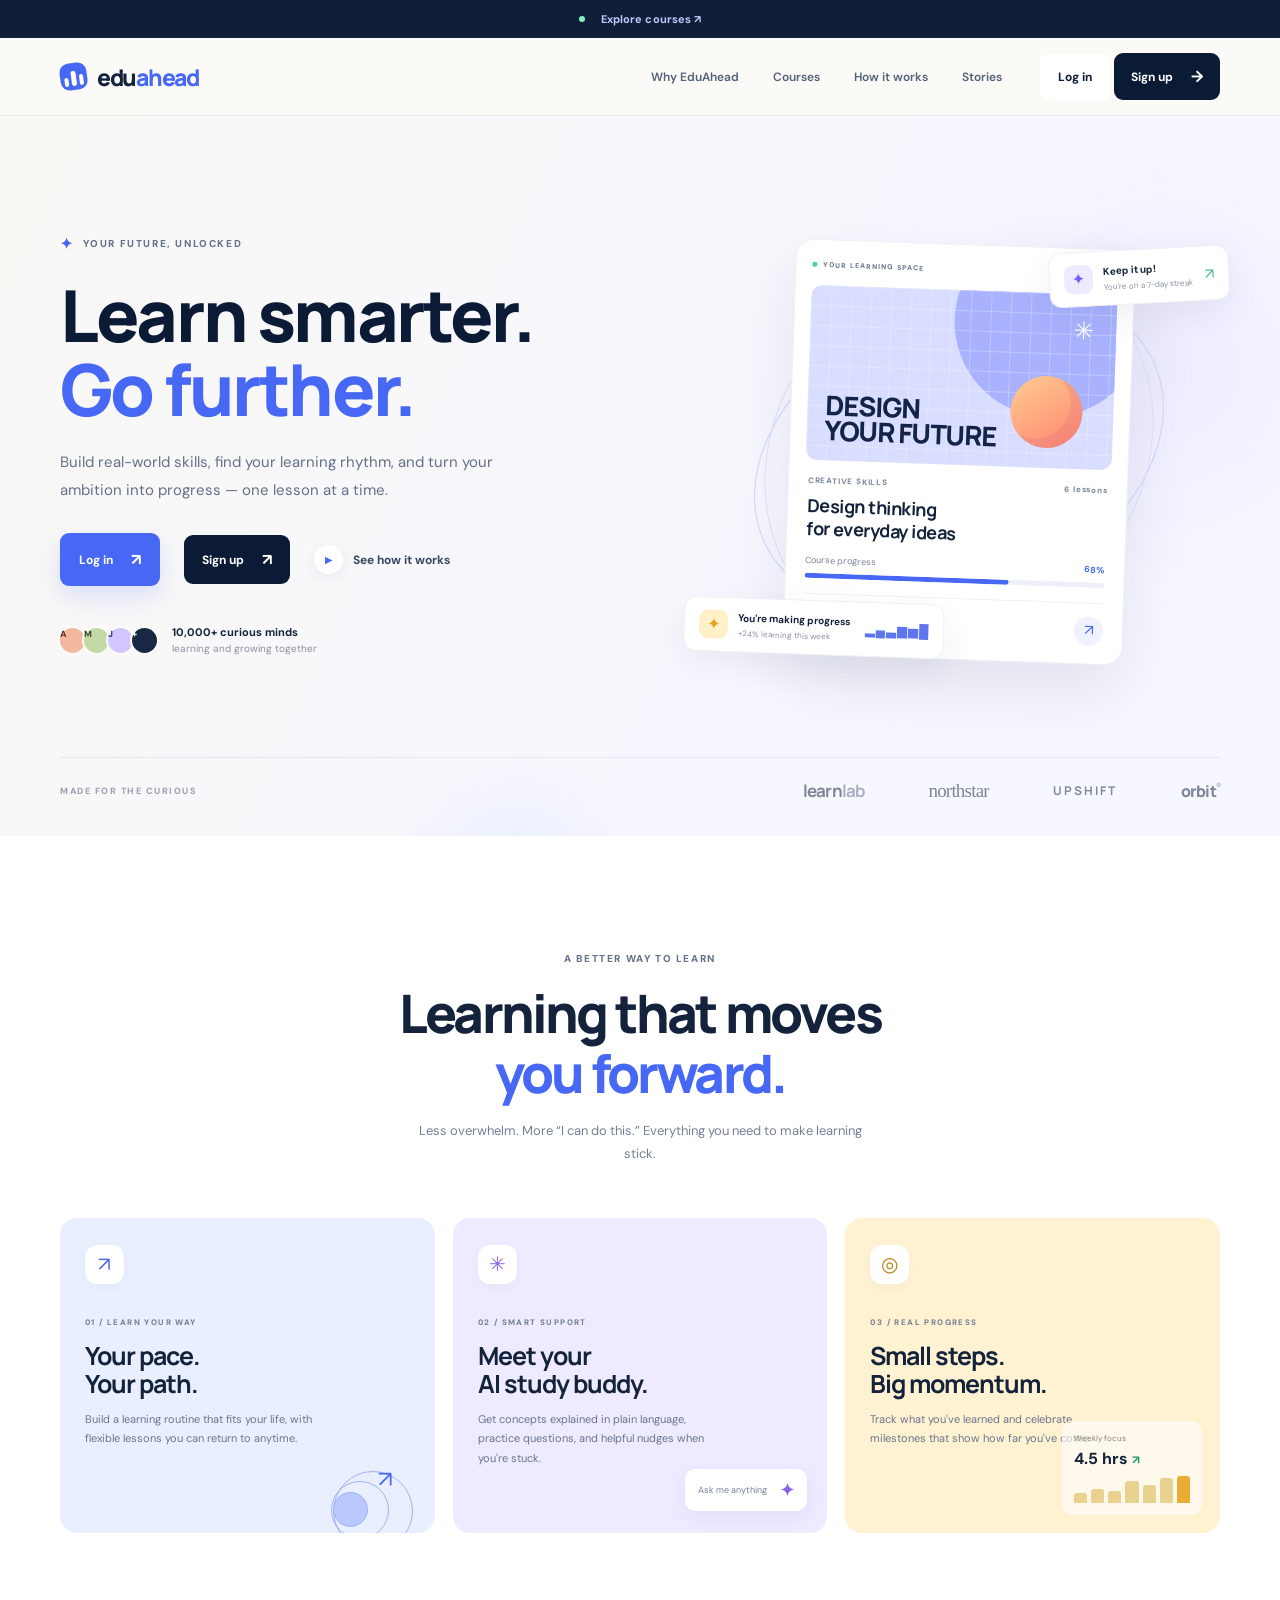
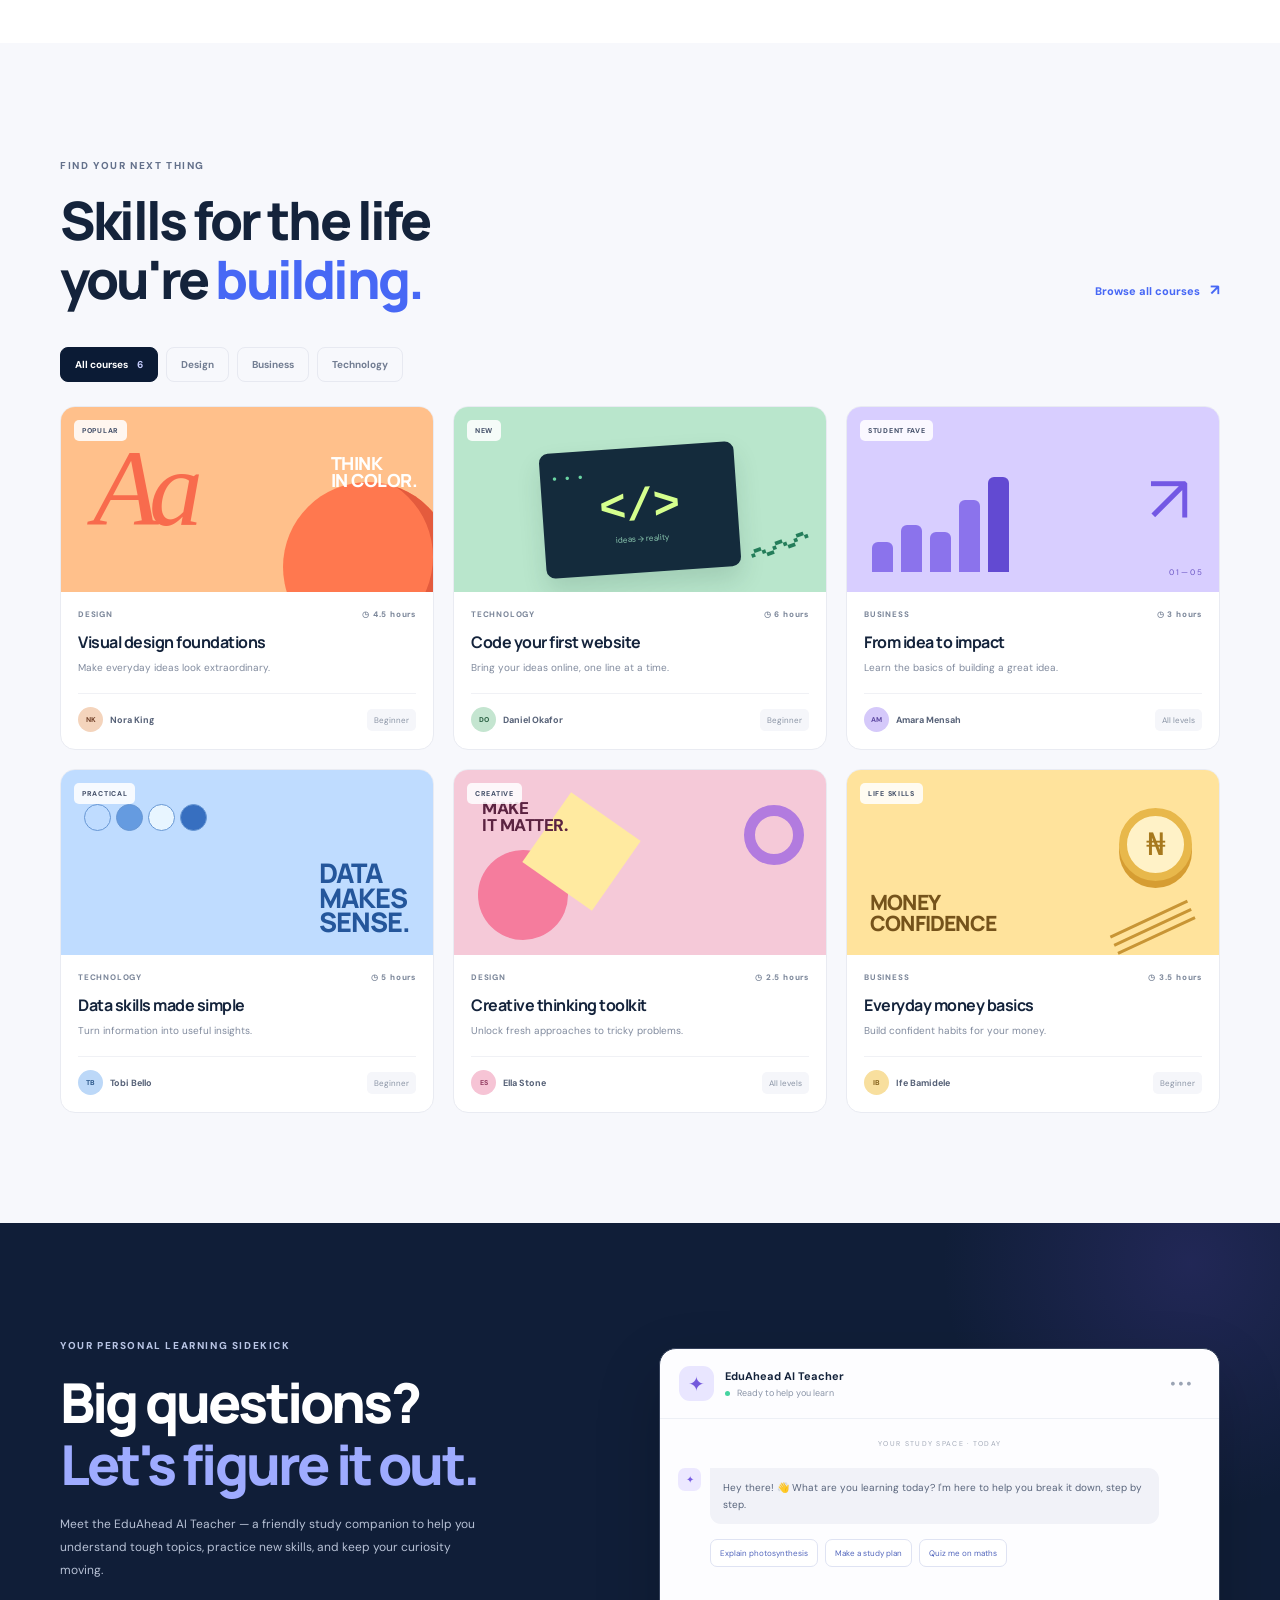
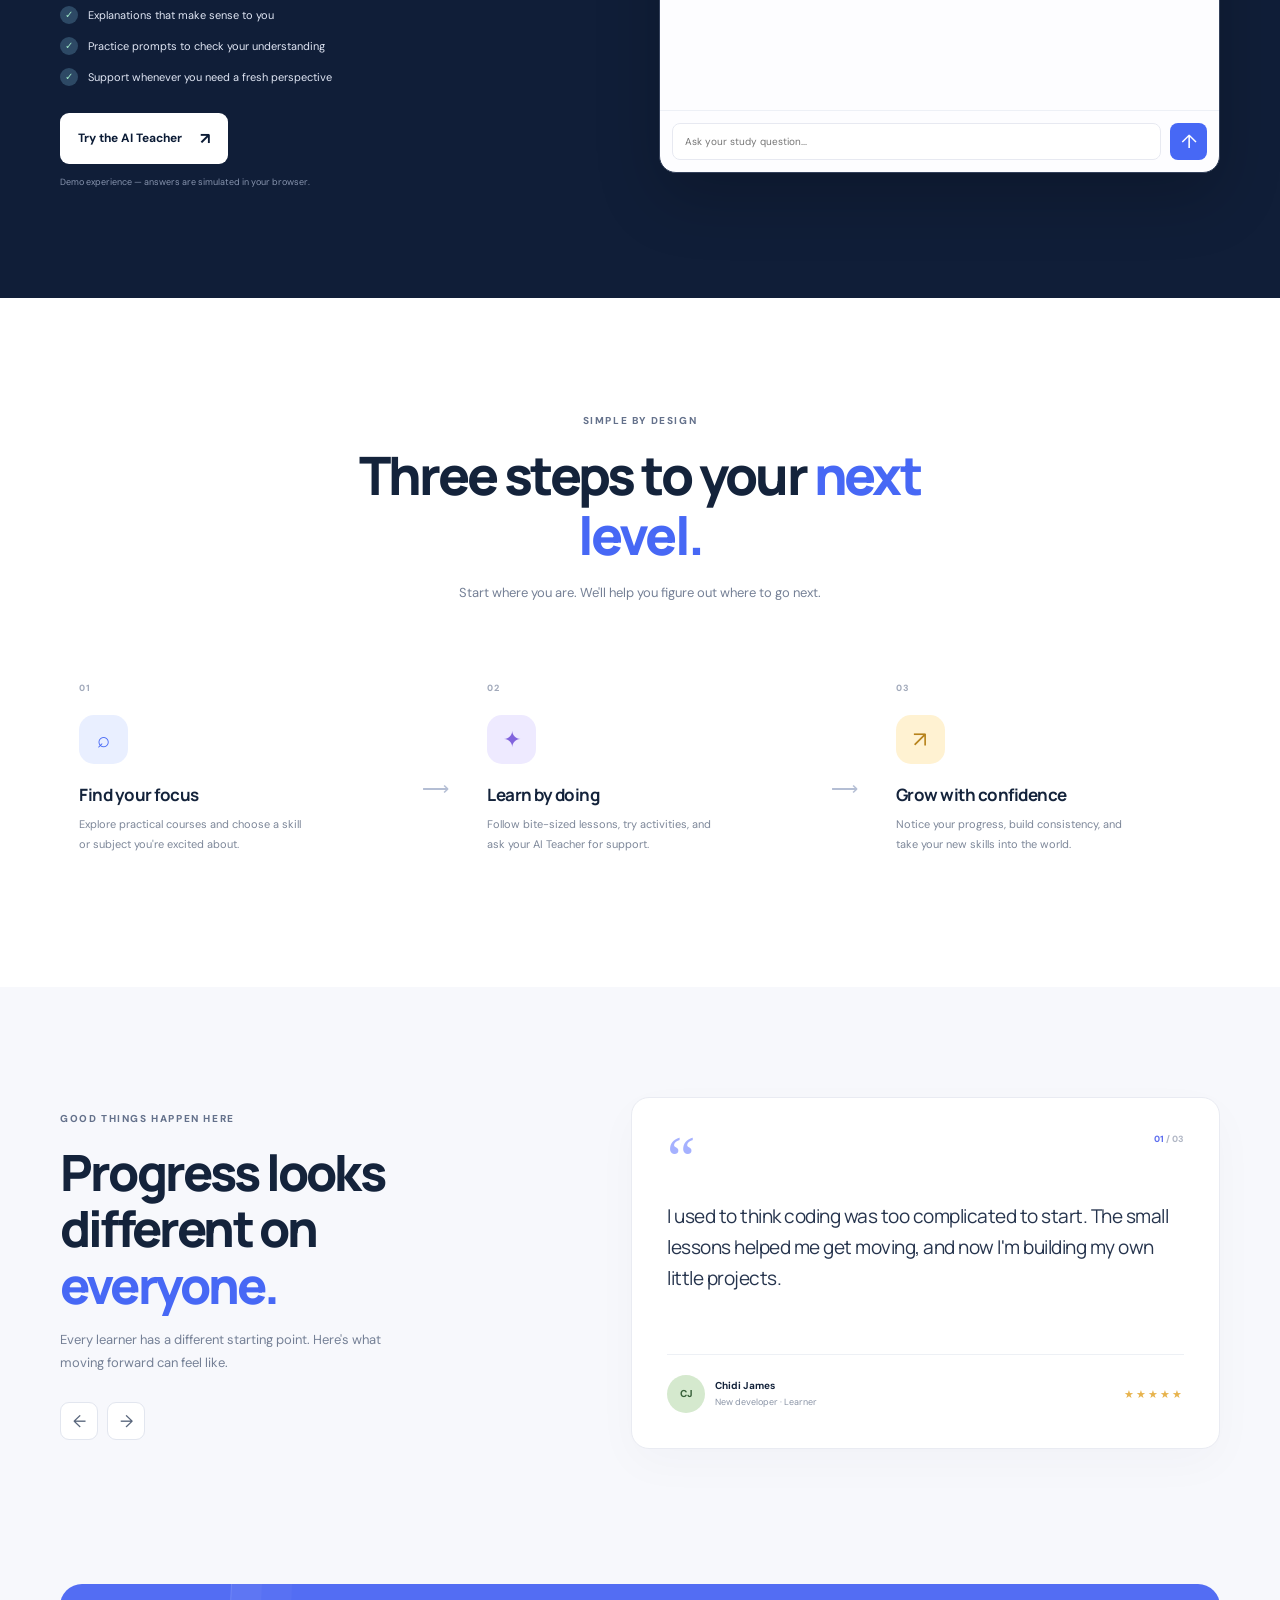
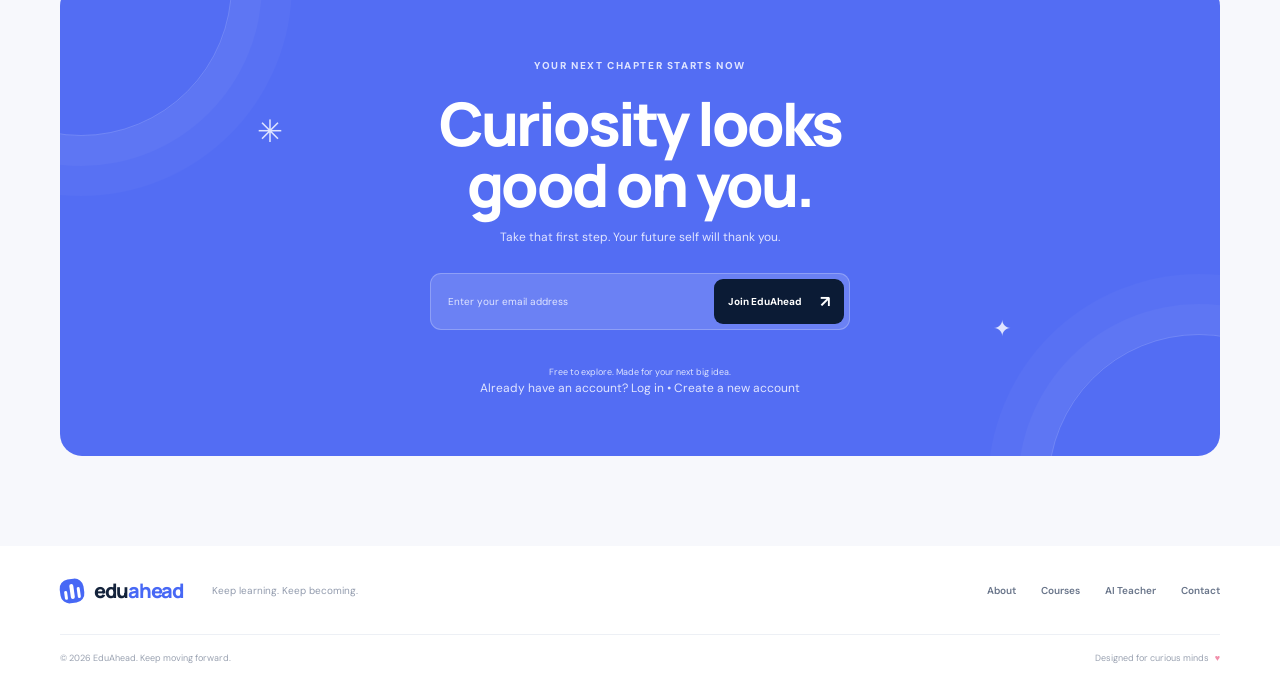
<file: home.html>
<!DOCTYPE html>
<html lang="en">
<head>
  <meta charset="UTF-8" />
  <meta name="viewport" content="width=device-width, initial-scale=1.0" />
  <meta name="theme-color" content="#0b1b35" />
  <meta name="description" content="EduAhead helps you learn smarter with guided courses, expert teachers, and AI-powered study support." />
  <title>EduAhead — Learn Beyond Limits</title>
  <link rel="preconnect" href="https://fonts.googleapis.com">
  <link rel="preconnect" href="https://fonts.gstatic.com" crossorigin>
  <link href="https://fonts.googleapis.com/css2?family=DM+Sans:wght@400;500;600;700&family=Manrope:wght@400;500;600;700;800&display=swap" rel="stylesheet">
  <link rel="stylesheet" href="far.css" />
</head>
<body>
  <div class="announcement">
    <span class="announcement-dot"></span>
    
    <a href="#courses">Explore courses <span aria-hidden="true">↗</span></a>
  </div>

  <header class="site-header" id="top">
    <nav class="nav container" aria-label="Main navigation">
      <a class="brand" href="#top" aria-label="EduAhead home">
        <span class="brand-mark"><span></span><span></span><span></span></span>
        <span>edu<span class="brand-accent">ahead</span></span>
      </a>
      <button class="menu-toggle" id="menuToggle" aria-label="Open navigation" aria-expanded="false">
        <span></span><span></span><span></span>
      </button>
      <div class="nav-links" id="navLinks">
        <a href="#features">Why EduAhead</a>
        <a href="#courses">Courses</a>
        <a href="#how">How it works</a>
        <a href="#testimonials">Stories</a>
        <a class="nav-mobile-cta" href="auth.html?mode=signup">Sign up <span>→</span></a>
        <a class="nav-mobile-cta" href="auth.html?mode=login">Log in</a>
      </div>
      <div class="nav-cta-group">
        <a class="button button-light nav-cta" href="auth.html?mode=login">Log in</a>
        <a class="button button-dark nav-cta" href="auth.html?mode=signup">Sign up <span>→</span></a>
      </div>
    </nav>
  </header>

  <main>
    <section class="hero section-pad">
      <div class="hero-glow glow-one"></div><div class="hero-glow glow-two"></div>
      <div class="container hero-grid">
        <div class="hero-copy reveal">
          <div class="eyebrow"><span class="eyebrow-icon">✦</span> YOUR FUTURE, UNLOCKED</div>
          <h1>Learn smarter.<br><span>Go further.</span></h1>
          <p class="hero-description">Build real-world skills, find your learning rhythm, and turn your ambition into progress — one lesson at a time.</p>
          <div class="hero-actions">
            <a class="button button-primary" href="auth.html?mode=login">Log in <span>↗</span></a>
            <a class="button button-dark" href="auth.html?mode=signup">Sign up <span>↗</span></a>
            <a class="watch-link" href="#how"><span class="play-icon">▶</span> See how it works</a>
          </div>
          <div class="hero-proof">
            <div class="avatar-stack" aria-label="Learner community">
              <span class="avatar avatar-a">A</span><span class="avatar avatar-b">M</span><span class="avatar avatar-c">J</span><span class="avatar avatar-d">+</span>
            </div>
            <div><strong>10,000+ curious minds</strong><span>learning and growing together</span></div>
          </div>
        </div>

        <div class="hero-visual reveal">
          <div class="visual-orbit orbit-a"></div><div class="visual-orbit orbit-b"></div>
          <div class="floating-note note-top"><span class="note-icon note-purple">✦</span><div><strong>Keep it up!</strong><small>You're on a 7-day streak</small></div><span class="note-spark">↗</span></div>
          <div class="learning-card">
            <div class="learning-card-top"><span class="live-pill"><i></i> YOUR LEARNING SPACE</span><span class="dots">•••</span></div>
            <div class="course-art">
              <div class="art-circle"></div><div class="art-grid"></div>
              <span class="art-label">DESIGN<br>YOUR FUTURE</span>
              <div class="art-orb"></div><div class="art-star">✳</div>
            </div>
            <div class="course-info">
              <div class="course-meta"><span>CREATIVE SKILLS</span><span>6 lessons</span></div>
              <h3>Design thinking<br>for everyday ideas</h3>
              <div class="progress-row"><span>Course progress</span><strong>68%</strong></div>
              <div class="progress-track"><span style="width:68%"></span></div>
              <div class="continue-row"><div class="mini-avatar">EK</div><div><strong>With Ella Kim</strong><small>Last lesson · 12 min</small></div><button class="round-arrow" aria-label="Continue course" onclick="document.querySelector('#courses').scrollIntoView({behavior:'smooth'})">↗</button></div>
            </div>
          </div>
          <div class="floating-note note-bottom"><span class="score-icon">✦</span><div><strong>You're making progress</strong><small>+24% learning this week</small></div><span class="mini-chart">▂▄▃▆▅█</span></div>
        </div>
      </div>
      <div class="container hero-bottom">
        <span>MADE FOR THE CURIOUS</span><div class="trust-logos"><b>learn<span>lab</span></b><b class="logo-serif">northstar</b><b class="logo-spaced">UPSHIFT</b><b class="logo-round">orbit<span>®</span></b></div>
      </div>
    </section>

    <section class="features section-pad" id="features">
      <div class="container">
        <div class="section-heading centered reveal"><span class="eyebrow">A BETTER WAY TO LEARN</span><h2>Learning that moves<br> <span>you forward.</span></h2><p>Less overwhelm. More “I can do this.” Everything you need to make learning stick.</p></div>
        <div class="feature-grid">
          <article class="feature-card feature-blue reveal"><div class="feature-icon">↗</div><span class="card-kicker">01 / LEARN YOUR WAY</span><h3>Your pace.<br>Your path.</h3><p>Build a learning routine that fits your life, with flexible lessons you can return to anytime.</p><div class="feature-decoration path-art"><span></span><span></span><span></span><i>↗</i></div></article>
          <article class="feature-card feature-lilac reveal"><div class="feature-icon">✳</div><span class="card-kicker">02 / SMART SUPPORT</span><h3>Meet your<br>AI study buddy.</h3><p>Get concepts explained in plain language, practice questions, and helpful nudges when you're stuck.</p><div class="ai-bubble"><span>Ask me anything</span><b>✦</b></div></article>
          <article class="feature-card feature-yellow reveal"><div class="feature-icon">◎</div><span class="card-kicker">03 / REAL PROGRESS</span><h3>Small steps.<br>Big momentum.</h3><p>Track what you've learned and celebrate milestones that show how far you've come.</p><div class="progress-art"><span>Weekly focus</span><strong>4.5 hrs <i>↗</i></strong><div><i></i><i></i><i></i><i></i><i></i><i></i><i></i></div></div></article>
        </div>
      </div>
    </section>

    <section class="courses section-pad" id="courses">
      <div class="container">
        <div class="courses-heading reveal"><div><span class="eyebrow">FIND YOUR NEXT THING</span><h2>Skills for the life<br>you're <span>building.</span></h2></div><a class="text-link" href="#get-started">Browse all courses <span>↗</span></a></div>
        <div class="course-filters" role="group" aria-label="Filter courses">
          <button class="filter-btn active" data-filter="all">All courses <span>6</span></button><button class="filter-btn" data-filter="design">Design</button><button class="filter-btn" data-filter="business">Business</button><button class="filter-btn" data-filter="tech">Technology</button>
        </div>
        <div class="course-grid">
          <article class="course-card reveal" data-category="design"><div class="course-thumbnail thumb-orange"><span class="thumbnail-tag">POPULAR</span><div class="abstract-type">Aa</div><div class="thumb-sun"></div><div class="thumb-caption">THINK<br>IN COLOR.</div></div><div class="course-card-body"><div class="course-meta"><span>DESIGN</span><span>◷ 4.5 hours</span></div><h3>Visual design foundations</h3><p>Make everyday ideas look extraordinary.</p><div class="course-footer"><div class="teacher"><span class="teacher-avatar teacher-one">NK</span><span>Nora King</span></div><span class="course-level">Beginner</span></div></div></article>
          <article class="course-card reveal" data-category="tech"><div class="course-thumbnail thumb-green"><span class="thumbnail-tag">NEW</span><div class="code-window"><span>● ● ●</span><b>&lt;/&gt;</b><small>ideas → reality</small></div><div class="thumb-squiggle">〰</div></div><div class="course-card-body"><div class="course-meta"><span>TECHNOLOGY</span><span>◷ 6 hours</span></div><h3>Code your first website</h3><p>Bring your ideas online, one line at a time.</p><div class="course-footer"><div class="teacher"><span class="teacher-avatar teacher-two">DO</span><span>Daniel Okafor</span></div><span class="course-level">Beginner</span></div></div></article>
          <article class="course-card reveal" data-category="business"><div class="course-thumbnail thumb-purple"><span class="thumbnail-tag">STUDENT FAVE</span><div class="chart-art"><i></i><i></i><i></i><i></i><i></i></div><div class="chart-line">↗</div><div class="thumb-number">01—05</div></div><div class="course-card-body"><div class="course-meta"><span>BUSINESS</span><span>◷ 3 hours</span></div><h3>From idea to impact</h3><p>Learn the basics of building a great idea.</p><div class="course-footer"><div class="teacher"><span class="teacher-avatar teacher-three">AM</span><span>Amara Mensah</span></div><span class="course-level">All levels</span></div></div></article>
          <article class="course-card reveal" data-category="tech"><div class="course-thumbnail thumb-blue"><span class="thumbnail-tag">PRACTICAL</span><div class="data-circles"><i></i><i></i><i></i><i></i></div><div class="data-word">DATA<br>MAKES<br>SENSE.</div></div><div class="course-card-body"><div class="course-meta"><span>TECHNOLOGY</span><span>◷ 5 hours</span></div><h3>Data skills made simple</h3><p>Turn information into useful insights.</p><div class="course-footer"><div class="teacher"><span class="teacher-avatar teacher-four">TB</span><span>Tobi Bello</span></div><span class="course-level">Beginner</span></div></div></article>
          <article class="course-card reveal" data-category="design"><div class="course-thumbnail thumb-pink"><span class="thumbnail-tag">CREATIVE</span><div class="design-shapes"><i></i><i></i><i></i></div><div class="design-text">MAKE<br>IT MATTER.</div></div><div class="course-card-body"><div class="course-meta"><span>DESIGN</span><span>◷ 2.5 hours</span></div><h3>Creative thinking toolkit</h3><p>Unlock fresh approaches to tricky problems.</p><div class="course-footer"><div class="teacher"><span class="teacher-avatar teacher-five">ES</span><span>Ella Stone</span></div><span class="course-level">All levels</span></div></div></article>
          <article class="course-card reveal" data-category="business"><div class="course-thumbnail thumb-yellow"><span class="thumbnail-tag">LIFE SKILLS</span><div class="money-coin">₦</div><div class="money-copy">MONEY<br>CONFIDENCE</div><div class="money-lines"></div></div><div class="course-card-body"><div class="course-meta"><span>BUSINESS</span><span>◷ 3.5 hours</span></div><h3>Everyday money basics</h3><p>Build confident habits for your money.</p><div class="course-footer"><div class="teacher"><span class="teacher-avatar teacher-six">IB</span><span>Ife Bamidele</span></div><span class="course-level">Beginner</span></div></div></article>
        </div>
        <p class="no-results" id="noResults" hidden>No courses in this category yet. Try another filter.</p>
      </div>
    </section>

    <section class="ai-section section-pad" id="how">
      <div class="container ai-layout">
        <div class="ai-copy reveal"><span class="eyebrow eyebrow-light">YOUR PERSONAL LEARNING SIDEKICK</span><h2>Big questions?<br><span>Let's figure it out.</span></h2><p>Meet the EduAhead AI Teacher — a friendly study companion to help you understand tough topics, practice new skills, and keep your curiosity moving.</p><ul class="ai-benefits"><li><span>✓</span> Explanations that make sense to you</li><li><span>✓</span> Practice prompts to check your understanding</li><li><span>✓</span> Support whenever you need a fresh perspective</li></ul><button class="button button-light" id="openTutor">Try the AI Teacher <span>↗</span></button><small class="ai-disclaimer">Demo experience — answers are simulated in your browser.</small></div>
        <div class="chat-demo reveal" id="chatDemo"><div class="chat-header"><div class="bot-avatar">✦</div><div><strong>EduAhead AI Teacher</strong><span><i></i> Ready to help you learn</span></div><button class="chat-more" aria-label="Chat options">•••</button></div><div class="chat-content" id="chatContent"><div class="chat-date">YOUR STUDY SPACE · TODAY</div><div class="message bot-message"><span class="message-avatar">✦</span><div>Hey there! 👋 What are you learning today? I'm here to help you break it down, step by step.</div></div><div class="suggestions"><button data-prompt="Explain photosynthesis simply">Explain photosynthesis</button><button data-prompt="Give me a study plan">Make a study plan</button><button data-prompt="Quiz me on basic maths">Quiz me on maths</button></div></div><form class="chat-input-row" id="chatForm"><input id="chatInput" type="text" placeholder="Ask your study question..." autocomplete="off" aria-label="Ask your study question"><button type="submit" aria-label="Send message">↑</button></form></div>
      </div>
    </section>

    <section class="steps-section section-pad">
      <div class="container"><div class="section-heading centered reveal"><span class="eyebrow">SIMPLE BY DESIGN</span><h2>Three steps to your <span>next level.</span></h2><p>Start where you are. We'll help you figure out where to go next.</p></div>
        <div class="steps-grid"><article class="step reveal"><div class="step-number">01</div><div class="step-icon step-icon-blue">⌕</div><h3>Find your focus</h3><p>Explore practical courses and choose a skill or subject you're excited about.</p></article><div class="step-connector">⟶</div><article class="step reveal"><div class="step-number">02</div><div class="step-icon step-icon-lilac">✦</div><h3>Learn by doing</h3><p>Follow bite-sized lessons, try activities, and ask your AI Teacher for support.</p></article><div class="step-connector">⟶</div><article class="step reveal"><div class="step-number">03</div><div class="step-icon step-icon-yellow">↗</div><h3>Grow with confidence</h3><p>Notice your progress, build consistency, and take your new skills into the world.</p></article></div>
      </div>
    </section>

    <section class="testimonial-section section-pad" id="testimonials"><div class="container testimonial-layout"><div class="testimonial-intro reveal"><span class="eyebrow">GOOD THINGS HAPPEN HERE</span><h2>Progress looks<br>different on <span>everyone.</span></h2><p>Every learner has a different starting point. Here's what moving forward can feel like.</p><div class="testimonial-controls"><button id="prevTestimonial" aria-label="Previous testimonial">←</button><button id="nextTestimonial" aria-label="Next testimonial">→</button></div></div><div class="testimonial-card reveal"><div class="quote-mark">“</div><p class="quote-text" id="quoteText">I used to think coding was too complicated to start. The small lessons helped me get moving, and now I'm building my own little projects.</p><div class="quote-bottom"><div class="quote-person"><div class="quote-avatar" id="quoteAvatar">CJ</div><div><strong id="quoteName">Chidi James</strong><span id="quoteRole">New developer · Learner</span></div></div><div class="quote-stars">★★★★★</div></div><div class="quote-count" id="quoteCount">01 <span>/ 03</span></div></div></div></section>

    <section class="cta-section section-pad" id="get-started"><div class="container"><div class="cta-card reveal"><div class="cta-spark spark-a">✳</div><div class="cta-spark spark-b">✦</div><span class="eyebrow eyebrow-light">YOUR NEXT CHAPTER STARTS NOW</span><h2>Curiosity looks<br>good on you.</h2><p>Take that first step. Your future self will thank you.</p><form class="signup-form" id="signupForm"><label class="sr-only" for="emailInput">Your email address</label><input id="emailInput" type="email" placeholder="Enter your email address" required><button class="button button-dark" type="submit">Join EduAhead <span>↗</span></button></form><div class="signup-message" id="signupMessage" role="status"></div><small>Free to explore. Made for your next big idea.</small><p class="cta-footer-links"><a href="auth.html?mode=login">Already have an account? Log in</a> <span>•</span> <a href="auth.html?mode=signup">Create a new account</a></p></div></div></section>
  </main>

  <footer class="footer"><div class="container footer-main"><a class="brand brand-footer" href="#top"><span class="brand-mark"><span></span><span></span><span></span></span><span>edu<span class="brand-accent">ahead</span></span></a><p>Keep learning. Keep becoming.</p><div class="footer-links"><a href="#features">About</a><a href="#courses">Courses</a><a href="#how">AI Teacher</a><a href="mailto:hello@eduahead.example">Contact</a></div></div><div class="container footer-bottom"><span>© <span id="year"></span> EduAhead. Keep moving forward.</span><span>Designed for curious minds <span class="footer-heart">♥</span></span></div></footer>
  <div class="toast" id="toast" role="status" aria-live="polite"></div>
  <script src="far.js"></script>
  <style></style>
</body>
</html>
</file>
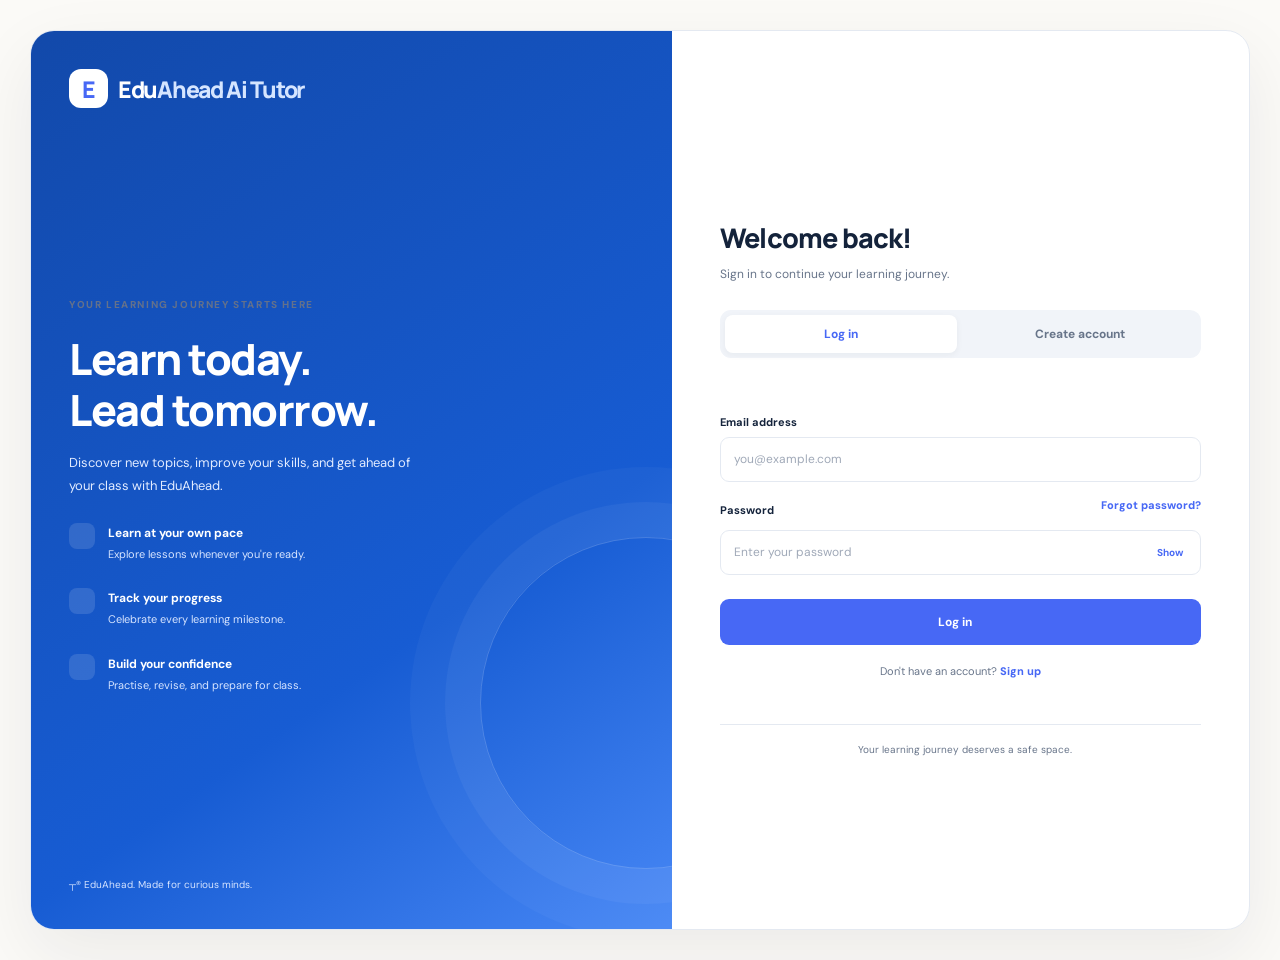
<file: main.html>
<!DOCTYPE html>
<html lang="en">
<head>
  <meta charset="UTF-8" />
  <meta name="viewport" content="width=device-width, initial-scale=1.0" />
  <meta name="theme-color" content="#175cd3" />
  <link rel="shortcut icon" href="logo.png" type="image/png">
  <meta name="description" content="EduAhead helps students explore topics, learn ahead, practise, and track their study progress." />
  <title>EduAhead — Learn Today. Lead Tomorrow.</title>
  <link rel="stylesheet" href="styles.css" />
  

  <!-- Backend & Access Dependencies -->
  <script src="js/config.js"></script>
  <script src="js/backend.js"></script>
  <script src="js/guard.js"></script>
  <script src="js/insight-view.js"></script>
  
</head>
<body>
  <div class="app-shell">
    <aside class="sidebar" id="sidebar">
      <a class="brand" href="#" data-view="home" aria-label="EduAhead home">
        <span class="brand-mark">E</span><span>Edu<span class="brand-accent">Ahead</span></span>
      </a>
      
      <div class="side-label">LEARNING SPACE</div>
      <nav class="side-nav" aria-label="Main navigation">
        <button class="nav-item active" data-view="home"><span>⌂</span> Dashboard</button>
        <button class="nav-item" data-view="curriculum"><span>▤</span> Explore curriculum</button>
        <button class="nav-item" data-view="learn"><span>✦</span> Learn ahead <span class="nav-badge">NEW</span></button>
        <button class="nav-item" data-view="quiz"><span>✓</span> Practice quizzes</button>
        <button class="nav-item" data-view="progress"><span>▥</span> My progress</button>
        <button class="nav-item" data-view="Sections"><span>✨</span> My Specific Strengths and Weaknesses</button>
      </nav>
      <div class="sidebar-bottom">
        <div class="help-card"><span class="help-icon">✦</span><strong>Keep moving forward!</strong><p>Small steps today create big results tomorrow.</p></div>
        <div class="sidebar-foot">Made for curious minds ✨</div>
      </div>
    </aside>

    <main class="main-area">
      <header class="topbar">
        <button class="menu-toggle" id="menuToggle" aria-label="Toggle menu">☰</button>
        <div class="breadcrumb"><span>Learning space</span><span class="crumb-slash">/</span><strong id="pageCrumb">Dashboard</strong></div>
        <div class="top-actions"><button class="btn btn-ghost btn-small" onclick="Auth.logout()">Log out</button>

          <button class="icon-btn" id="themeButton" title="Toggle theme" aria-label="Toggle theme">◐</button>
          <div class="profile-chip">
            <div class="avatar">S</div>
            <div><strong id="profileName">Student</strong><small id="profileMeta">My learning space</small></div>
          </div>
        </div>
      </header>
      <div class="content" id="appContent" tabindex="-1"></div>
      <footer class="footer">© <span id="year"></span> EduAhead · Learn today. Lead tomorrow. <span>Always confirm topics with your school's scheme of work</span></footer>
    </main>
  </div>
  <div class="toast" id="toast" role="status" aria-live="polite"></div>
  
  <!-- Frontend Rendering & Database Sync Logic -->
  <script>
    // Global Curriculum and State Containers
    window.curriculum = [];
    const state = { view: "home", className: "JSS 1", term: "First Term", subject: "all", query: "", currentTopic: null, quizTopic: null, quizAnswers: {}, quizSubmitted: false };
    const progressKey = "eduahead-progress-v1";

    function loadProgress() {
      try { return JSON.parse(localStorage.getItem(progressKey)) || { completed: [], scores: {}, studied: [] }; } catch (e) { return { completed: [], scores: {}, studied: [] }; }
    }
    const progress = loadProgress();
    function saveProgress() { localStorage.setItem(progressKey, JSON.stringify(progress)); }
    
    function allTopics() { return curriculum.flatMap(s => s.topics.map(t => ({ ...t, subjectId: s.id, subjectName: s.name, subjectIcon: s.icon, subjectColor: s.color }))); }
    function topicKey(t) { return `${t.level || state.className}::${t.subjectId || findSubject(t.title).id}::${t.title}`; }
    function findSubject(title) { return curriculum.find(s => s.topics.some(t => t.title === title)) || curriculum[0] || { id: "gen", name: "General" }; }
    function enrich(t, s) { return { ...t, subjectId: s.id, subjectName: s.name, subjectIcon: s.icon, subjectColor: s.color }; }
    function isComplete(t) { return progress.completed.includes(topicKey(t)); }
    function isStudied(t) { return progress.studied.includes(topicKey(t)) || isComplete(t); }
    function markStudied(t) { const k = topicKey(t); if (!progress.studied.includes(k)) progress.studied.push(k); saveProgress(); }
    function completeTopic(t) { const k = topicKey(t); if (!progress.completed.includes(k)) progress.completed.push(k); markStudied(t); saveProgress(); }

    function showToast(msg) {
      const el = document.getElementById("toast");
      if(!el) return;
      el.textContent = msg; el.classList.add("show");
      clearTimeout(showToast.timer);
      showToast.timer = setTimeout(() => el.classList.remove("show"), 2600);
    }

    function setView(view) {
      state.view = view;
      document.querySelectorAll(".nav-item").forEach(b => b.classList.toggle("active", b.dataset.view === view));
      const labels = { home: "Dashboard", curriculum: "Explore curriculum", learn: "Learn ahead", quiz: "Practice quizzes", progress: "My progress", Sections: "My Strengths & Weaknesses" };
      document.getElementById("pageCrumb").textContent = labels[view] || "Learning";
      const sidebar = document.getElementById("sidebar");
      if(sidebar) sidebar.classList.remove("open");
      render();
    }

    function btn(label, action, cls = "btn") { return `<button class="${cls}" data-action="${action}">${label}</button>`; }
    function header(title, desc, action = "") { return `<div class="page-header"><div><div class="eyebrow">YOUR LEARNING JOURNEY</div><h1>${title}</h1><p>${desc}</p></div>${action}</div>`; }

    function render() {
      const el = document.getElementById("appContent");
      if (!el) return;
      if (state.view === "Sections") {
        const me = Auth.current();
        el.innerHTML = Insights ? Insights.render(me ? me.id : "u3") : "<p>Insights module not loaded.</p>";
        return;
      }
      if (state.view === "home") el.innerHTML = renderHome();
      else if (state.view === "curriculum") el.innerHTML = renderCurriculum();
      else if (state.view === "learn") el.innerHTML = renderLearn();
      else if (state.view === "quiz") el.innerHTML = renderQuizHub();
      else if (state.view === "progress") el.innerHTML = renderProgress();
      else if (state.view === "topic") el.innerHTML = renderTopic();
      else if (state.view === "quiz-run") el.innerHTML = renderQuizRun();
      bindDynamic();
    }

    function renderHome() {
      const topics = allTopics(); const completed = topics.filter(isComplete).length; const studied = topics.filter(isStudied).length; const pct = topics.length ? Math.round(completed / topics.length * 100) : 0;
      const recommended = topics.find(t => !isComplete(t)) || topics[0] || { title: "Welcome", subjectName: "General", level: "JSS 1", minutes: 10, subjectIcon: "★" };
      const subjectCards = curriculum.map(s => `<article class="subject-card" data-action="subject" data-subject="${s.id}"><div class="subject-top"><div class="subject-symbol ${s.color || ''}">${s.icon || '📚'}</div><span class="status">${s.topics.length} topics</span></div><h3>${s.name}</h3><p>${s.description || ''}</p><div class="subject-meta"><span>${s.topics.filter(t => isComplete(enrich(t, s))).length} completed</span><strong>Explore →</strong></div></article>`).join("");
      return `<div class="hero"><section class="hero-main"><div class="eyebrow">A LITTLE PROGRESS EVERY DAY</div><h1>Learn today.<br>Lead tomorrow.</h1><p>Get ahead of your class, understand topics at your own pace, and walk into every lesson with confidence.</p><button class="btn btn-light" data-action="go-learn">Start learning ahead <span>→</span></button><div class="hero-art">✦</div></section><section class="hero-side"><div class="hero-side-top"><div class="round-icon">↗</div><span class="pill">Your progress</span></div><div><div class="big-number">${pct}%</div><div class="small-note">of available topics completed</div><div class="progress-track"><div class="progress-fill" style="width:${pct}%"></div></div><div class="small-note">${completed} of ${topics.length} topics completed</div></div></section></div>
      <div class="stats-grid"><div class="stat-card"><div class="stat-icon">▤</div><div><div class="stat-label">Available topics</div><div class="stat-value">${topics.length}</div></div></div><div class="stat-card"><div class="stat-icon green">✓</div><div><div class="stat-label">Topics completed</div><div class="stat-value">${completed}</div></div></div><div class="stat-card"><div class="stat-icon orange">◷</div><div><div class="stat-label">Topics studied</div><div class="stat-value">${studied}</div></div></div></div>
      <div class="section-head"><h2>Explore your subjects</h2><button class="text-button" data-action="go-curriculum">View all subjects →</button></div><div class="subject-grid">${subjectCards}</div>
      <div class="section-head"><h2>Pick up where you left off</h2><button class="text-button" data-action="go-learn">See learning path →</button></div><div class="panel"><div class="topic-row"><div class="topic-number">${recommended.subjectIcon || '★'}</div><div class="topic-info"><strong>${recommended.title}</strong><small>${recommended.subjectName || ''} · ${recommended.level || ''} · ${recommended.minutes || 10} min read</small></div><span class="status ${isComplete(recommended) ? "completed" : "ahead"}">${isComplete(recommended) ? "Completed" : "Recommended"}</span>${btn("Open topic →", "open-topic", "btn btn-small")}</div></div>`;
    }

    function filtersHtml() {
      return `<div class="filters"><div class="field"><label for="classFilter">CLASS</label><select id="classFilter"><option>JSS 1</option><option>JSS 2</option><option>JSS 3</option><option>SSS 1</option><option>SSS 2</option><option>SSS 3</option></select></div><div class="field"><label for="termFilter">TERM</label><select id="termFilter"><option>First Term</option><option>Second Term</option><option>Third Term</option></select></div><div class="field"><label for="subjectFilter">SUBJECT</label><select id="subjectFilter"><option value="all">All subjects</option>${curriculum.map(s => `<option value="${s.id}">${s.name}</option>`).join("")}</select></div><div class="search-wrap"><span class="search-glass">⌕</span><input class="search-input" id="topicSearch" placeholder="Search topics or subjects..." /></div></div>`;
    }

    function renderCurriculum() {
      return `${header("Explore the curriculum", "Choose a class, term, and subject to discover topics and study materials.")}${filtersHtml()}<div class="section-head"><h2 id="resultsHeading">Topics to explore</h2><span class="muted" id="resultsCount"></span></div><div class="topic-list" id="curriculumResults"></div>`;
    }

    function renderLearn() {
      const ahead = allTopics().filter(t => !isComplete(t));
      return `${header("Get a head start", "Preview upcoming topics, learn at your own pace, and be ready before your next class.")}<div class="two-col"><div class="panel"><div class="panel-heading"><h2>Your learn-ahead path</h2><span class="status ahead">${ahead.length} to explore</span></div><div class="topic-list">${ahead.map((t, i) => `<div class="topic-row"><div class="topic-number">${i + 1}</div><div class="topic-info"><strong>${t.title}</strong><small>${t.subjectName} · ${t.term} ·${t.minutes} min</small></div><span class="status ${isStudied(t) ? "ahead" : "upcoming"}">${isStudied(t) ? "Studied" : "Learn ahead"}</span>${btn("Study →", `topic:${t.subjectId}:${encodeURIComponent(t.id)}`, "btn btn-small")}</div>`).join("")}</div></div><div><div class="streak-card"><span class="flame">🔥</span><strong>${progress.studied.length} topics explored</strong><p>Every topic you explore gives you a little more confidence before class.</p></div><div class="panel" style="margin-top:17px"><h2>Study tip</h2><p class="muted" style="line-height:1.8;font-size:12px;margin-top:10px">Try 15–20 minutes a day. Read the lesson, work through the example, then take the quiz.</p><button class="btn btn-light" data-action="go-quiz">Practise a quiz →</button></div></div></div>`;
    }

    function renderQuizHub() {
      const topics = allTopics().filter(t => t.questions && t.questions.length);
      return `${header("Practice quizzes", "Test your understanding and learn from the explanations.")}<div class="subject-grid">${topics.map(t => `<article class="subject-card"><div class="subject-top"><div class="subject-symbol ${t.subjectColor || ''}">✓</div><span class="status">${t.questions.length} questions</span></div><h3>${t.title}</h3><p>${t.subjectName} · ${t.level}<br>${t.summary || ''}</p><div class="subject-meta"><span>${progress.scores[topicKey(t)] !== undefined ? `Best score: ${progress.scores[topicKey(t)]}%` : "Ready when you are"}</span>${btn("Start quiz →", `quiz:${t.subjectId}:${encodeURIComponent(t.id)}`, "btn btn-small")}</div></article>`).join("")}</div>`;
    }

    function renderProgress() {
      const topics = allTopics(), done = topics.filter(isComplete), studied = topics.filter(isStudied), scores = Object.values(progress.scores), avg = scores.length ? Math.round(scores.reduce((a, b) => a + b, 0) / scores.length) : 0;
      return `${header("My progress", "A simple view of the topics you have explored and quizzes you have attempted.")}<div class="stats-grid"><div class="stat-card"><div class="stat-icon green">✓</div><div><div class="stat-label">Completed topics</div><div class="stat-value">${done.length}/${topics.length}</div></div></div><div class="stat-card"><div class="stat-icon">◷</div><div><div class="stat-label">Topics studied</div><div class="stat-value">${studied.length}</div></div></div><div class="stat-card"><div class="stat-icon orange">★</div><div><div class="stat-label">Average quiz score</div><div class="stat-value">${avg}%</div></div></div></div><div class="section-head"><h2>Topics you have explored</h2></div><div class="panel">${studied.length ? `<div class="topic-list">${studied.map(t => `<div class="topic-row"><div class="topic-number">${t.subjectIcon || '•'}</div><div class="topic-info"><strong>${t.title}</strong><small>${t.subjectName}</small></div><span class="status ${isComplete(t) ? "completed" : "ahead"}">${isComplete(t) ? "Completed" : "Studied"}</span>${btn("Review →", `topic:${t.subjectId}:${encodeURIComponent(t.id)}`, "btn btn-small btn-light")}</div>`).join("")}</div>` : `<div class="empty-state"><div class="empty-icon">📘</div><h3>Your learning journey starts here</h3><p>Open a topic and mark it as studied.</p>${btn("Explore curriculum →", "go-curriculum")}</div>`}</div><div style="margin-top:18px">${btn("Reset my progress", "reset-progress", "btn btn-ghost")}</div>`;
    }

    function renderTopic() {
      const t = state.currentTopic; if (!t) return renderCurriculum();
      const done = isComplete(t);
      return `${header(t.title, `${t.subjectName} · ${t.level} ·${t.term}`, btn("← Back to topics", "back-topics", "btn btn-ghost"))}<div class="lesson-layout"><article class="panel"><div class="eyebrow">TOPIC OVERVIEW</div><h2>What you'll learn</h2><p class="lesson-body">${t.summary || ''}</p><h3>Learning objectives</h3><ul class="lesson-body">${(t.objectives || []).map(o => `<li>${o}</li>`).join("")}</ul><div class="lesson-body"><h3>Let's understand it</h3><p>${t.lesson || ''}</p><div class="example-box"><strong>Example</strong><br>${t.example || ''}</div></div><div style="display:flex;flex-wrap:wrap;gap:10px;margin-top:24px">${btn(done ? "✓ Completed" : "✓ Mark as completed", `complete:${t.subjectId}:${encodeURIComponent(t.id)}`, "btn")}${btn("Take practice quiz →", `quiz:${t.subjectId}:${encodeURIComponent(t.id)}`, "btn btn-light")}</div></article><aside><div class="panel"><div class="round-icon" style="margin-bottom:15px">◷</div><h2>Your study session</h2><p class="muted" style="font-size:11px;line-height:1.7">Estimated reading time: <strong>${t.minutes || 15} minutes</strong></p></div></aside></div>`;
    }

    function renderQuizRun() {
      const t = state.quizTopic; if (!t) return renderQuizHub();
      if (state.quizSubmitted) {
        let correct = 0; t.questions.forEach((q, i) => { if (Number(state.quizAnswers[i]) === q.answer) correct++; });
        const score = Math.round(correct / t.questions.length * 100);
        return `${header("Quiz results", `You completed the ${t.title} practice quiz.`)}<div class="panel"><div class="result-box"><div class="result-score">${score}%</div><h3>${correct} out of ${t.questions.length} correct</h3></div>${t.questions.map((q, i) => `<div class="quiz-question"><h3>${i + 1}. ${q.q}</h3>${q.options.map((o, j) => `<div class="answer-option ${j === q.answer ? "correct" : Number(state.quizAnswers[i]) === j ? "incorrect" : ""}">${j === q.answer ? "✓" : Number(state.quizAnswers[i]) === j ? "×" : "○"} <span>${o}</span></div>`).join("")}<p class="muted" style="font-size:11px;margin-top:8px"><strong>Explanation:</strong> ${q.explain}</p></div>`).join("")}<div style="display:flex;gap:10px">${btn("Try again", "retry-quiz", "btn")}${btn("Back to quizzes", "go-quiz", "btn btn-light")}</div></div>`;
      }
      return `${header(`${t.title} quiz`, "Choose one answer for each question.")}<div class="panel"><form id="quizForm">${t.questions.map((q, i) => `<div class="quiz-question"><h3>${i + 1}. ${q.q}</h3>${q.options.map((o, j) => `<label class="answer-option"><input type="radio" name="q${i}" value="${j}" ${state.quizAnswers[i] === j ? "checked" : ""}><span>${o}</span></label>`).join("")}</div>`).join("")}<button class="btn" type="submit">Submit answers →</button> ${btn("Cancel", "go-quiz", "btn btn-ghost")}</form></div>`;
    }

    function bindDynamic() {
      if (state.view === "curriculum") {
        const c = document.getElementById("classFilter"), t = document.getElementById("termFilter"), s = document.getElementById("subjectFilter"), q = document.getElementById("topicSearch");
        if(c && t && s && q) {
          c.value = state.className; t.value = state.term; s.value = state.subject; q.value = state.query;
          [c, t, s, q].forEach(el => el.addEventListener(el === q ? "input" : "change", () => { state.className = c.value; state.term = t.value; state.subject = s.value; state.query = q.value; renderResults(); }));
          renderResults();
        }
      }
      const form = document.getElementById("quizForm");
      if (form) {
        form.addEventListener("submit", e => {
          e.preventDefault();
          for (let i = 0; i < state.quizTopic.questions.length; i++) {
            const v = form.querySelector(`input[name="q${i}"]:checked`);
            if (!v) { showToast("Please answer every question."); return; }
            state.quizAnswers[i] = Number(v.value);
          }
          let score = Math.round(state.quizTopic.questions.filter((q, i) => q.answer === state.quizAnswers[i]).length / state.quizTopic.questions.length * 100);
          const k = topicKey(state.quizTopic);
          progress.scores[k] = Math.max(progress.scores[k] || 0, score);
          markStudied(state.quizTopic);
          state.quizSubmitted = true;
          saveProgress();
          render();
        });
      }
    }

    function renderResults() {
      const el = document.getElementById("curriculumResults"); if (!el) return;
      let list = allTopics().filter(t => (state.subject === "all" || t.subjectId === state.subject) && t.level === state.className && t.term === state.term && (`${t.title} ${t.subjectName} ${t.summary || ''}`).toLowerCase().includes(state.query.toLowerCase()));
      const countEl = document.getElementById("resultsCount");
      if(countEl) countEl.textContent = `${list.length} topic${list.length === 1 ? "" : "s"}`;
      el.innerHTML = list.length ? list.map((t, i) => `<div class="topic-row"><div class="topic-number">${String(i + 1).padStart(2, "0")}</div><div class="topic-info"><strong>${t.title}</strong><small>${t.subjectName} · ${t.minutes || 15} min · ${t.summary || ''}</small></div><span class="status ${isComplete(t) ? "completed" : isStudied(t) ? "ahead" : "upcoming"}">${isComplete(t) ? "Completed" : isStudied(t) ? "Studied" : "Upcoming"}</span>${btn("Open →", `topic:${t.subjectId}:${encodeURIComponent(t.id)}`, "btn btn-small")}</div>`).join("") : `<div class="panel empty-state"><div class="empty-icon">🔎</div><h3>No topics found</h3><p>Try another filter or search phrase.</p></div>`;
    }

    function openTopic(subjectId, title) {
      const s = curriculum.find(x => x.id === subjectId);
      const t = s && s.topics.find(x => x.id === title);
      if (!t) { showToast("Topic not found."); return; }
      state.currentTopic = enrich(t, s);
      markStudied(state.currentTopic);
      state.view = "topic";
      const crumb = document.getElementById("pageCrumb");
      if(crumb) crumb.textContent = t.title;
      render(); window.scrollTo({ top: 0, behavior: "smooth" });
    }

    function startQuiz(subjectId, title) {
      const s = curriculum.find(x => x.id === subjectId);
      const t = s && s.topics.find(x => x.id === title);
      if (!t || !t.questions) { showToast("No quiz available."); return; }
      state.quizTopic = enrich(t, s); state.quizAnswers = {}; state.quizSubmitted = false;
      state.view = "quiz-run";
      const crumb = document.getElementById("pageCrumb");
      if(crumb) crumb.textContent = "Practice quiz";
      render(); window.scrollTo({ top: 0, behavior: "smooth" });
    }

    // Global Click Handler Delegation
    document.addEventListener("click", e => {
      const nav = e.target.closest("[data-view]");
      if (nav) { e.preventDefault(); setView(nav.dataset.view); return; }
      const el = e.target.closest("[data-action]");
      if (!el) return;
      const a = el.dataset.action;
      if (a === "go-learn") setView("learn");
      else if (a === "go-curriculum") setView("curriculum");
      else if (a === "go-quiz") setView("quiz");
      else if (a === "subject") { state.subject = el.dataset.subject; setView("curriculum"); }
      else if (a === "open-topic") { const t = allTopics().find(x => !isComplete(x)) || allTopics()[0]; if(t) openTopic(t.subjectId, t.id); }
      else if (a.startsWith("topic:")) { const [, sid, title] = a.split(":"); openTopic(sid, decodeURIComponent(title)); }
      else if (a.startsWith("quiz:")) { const [, sid, title] = a.split(":"); startQuiz(sid, decodeURIComponent(title)); }
      else if (a.startsWith("complete:")) { const [, sid, title] = a.split(":"); const t = allTopics().find(x => x.subjectId === sid && x.id === decodeURIComponent(title)); if (t) { completeTopic(t); showToast("Marked completed!"); render(); } }
      else if (a === "back-topics") setView("curriculum");
      else if (a === "retry-quiz") { state.quizAnswers = {}; state.quizSubmitted = false; render(); }
      else if (a === "reset-progress") { if (confirm("Reset progress?")) { progress.completed = []; progress.scores = {}; progress.studied = []; saveProgress(); showToast("Reset done."); render(); } }
    });

    // Mobile Menu Toggle & Theme Button
    const menuToggle = document.getElementById("menuToggle");
    if(menuToggle) menuToggle.addEventListener("click", () => document.getElementById("sidebar").classList.toggle("open"));
    
    const themeButton = document.getElementById("themeButton");
    if(themeButton) themeButton.addEventListener("click", () => {
      document.body.classList.toggle("dark");
      localStorage.setItem("eduahead-theme", document.body.classList.contains("dark") ? "dark" : "light");
    });
    if (localStorage.getItem("eduahead-theme") === "dark") document.body.classList.add("dark");
    
    const yearEl = document.getElementById("year");
    if(yearEl) yearEl.textContent = new Date().getFullYear();

    // Async Database Initialization & Data Binding
    (async () => {
      try {
        await DB.init();
        const me = Auth.current();
        if (!me) {
          location.replace(PAGES.login);
          return;
        }

        // Bind Profile UI
        document.getElementById("profileName").textContent = me.name;
        document.getElementById("profileMeta").textContent = `${me.class || "JSS 1"} · Student`;

        // Fetch Curriculum dynamically from the database based on student class
        window.curriculum = Curriculum.forStudent(me);
        state.className = me.class || "JSS 1";
        state.className = me.class || "JSS 2";
        state.className = me.class || "JSS 3";
        state.className = me.class || "SSS 1";
        state.className = me.class || "SSS 2";
        state.className = me.class || "SSS 3";

        // Initial render
        render();
      } catch (err) {
        console.error("Initialization error:", err);
      }
      
      window.dispatchEvent(
  new CustomEvent("eduahead:student-activity", {
    detail: {
      type: "quiz_completed",
      student: Auth.current()?.name || "Student",
      message: "Completed a quiz",
      timestamp: new Date().toISOString()
    }
  })
);
    })();
  </script>
  <a
  href="/dictionary-deepseek-EduAhead.html"
  class="ai-teacher-button"
  target="_blank"
  rel="noopener noreferrer"
  aria-label="Open AI Teacher in a new tab"
>
  <span class="ai-teacher-icon">✦</span>
  <span><a href="dictionary-deepseek-EduAhead.html">AI Teacher</a></span>
  <span class="ai-teacher-arrow">↗</span>
</a>
</body>
</html>
</file>
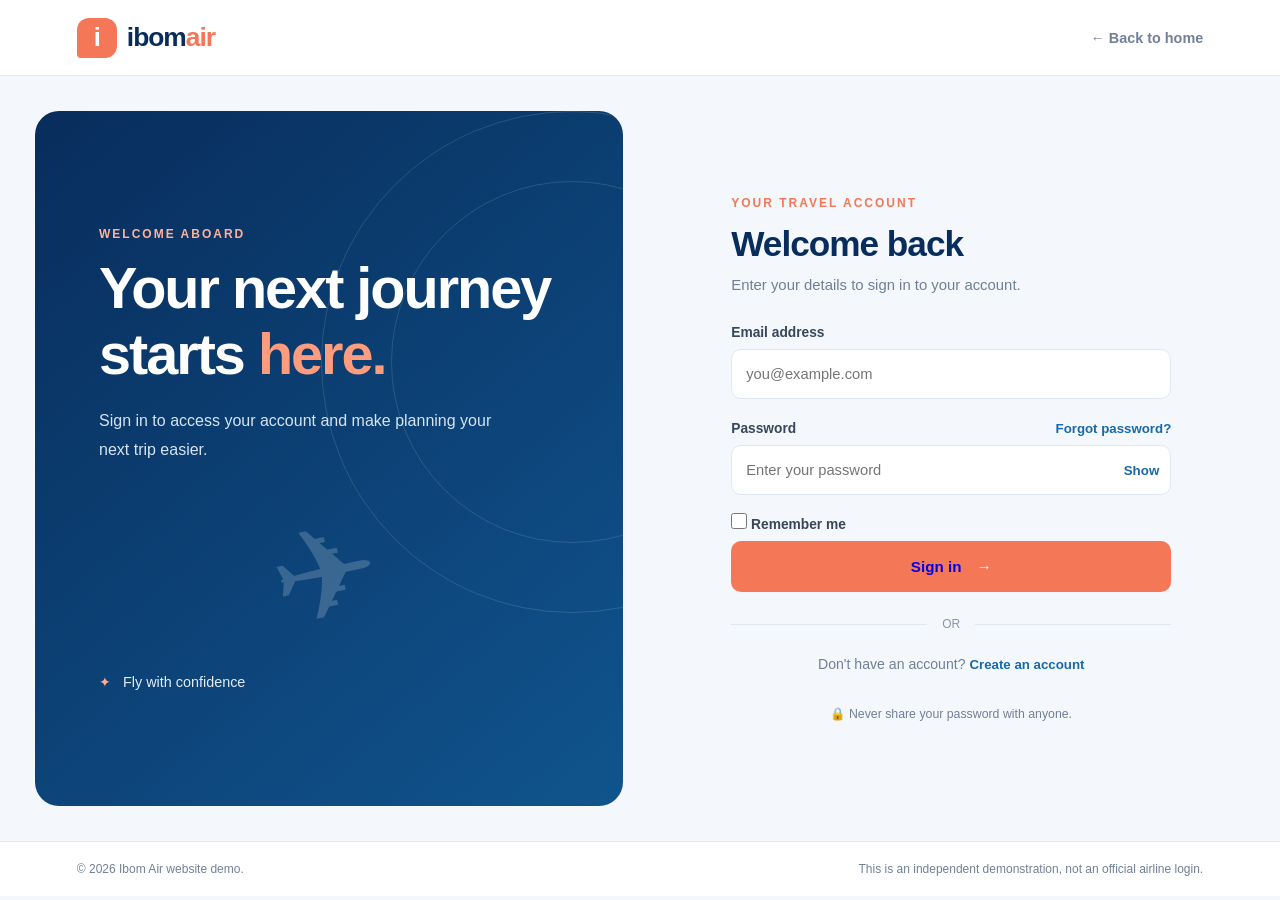
<file: vscode/login.html>
<!DOCTYPE html>
<html lang="en">
<head>
  <meta charset="UTF-8">
  <meta name="viewport" content="width=device-width, initial-scale=1.0">
  <meta name="theme-color" content="#082d5c">
  <title>Login | Ibom Air</title>
  <link rel="stylesheet" href="login.css">
  <script src="login.js" defer></script>
</head>
<body>

  <header class="navbar">
    <a href="index.html" class="logo">
      <span class="logo-icon">i</span>
      <span>ibom<span class="orange">air</span></span>
    </a>

    <a href="index.html" class="back-link">← Back to home</a>
  </header>

  <main class="login-container">

    <section class="login-visual">
      <div class="visual-content">
        <p class="eyebrow">WELCOME ABOARD</p>
        <h1>Your next journey<br>starts <span>here.</span></h1>
        <p>
          Sign in to access your account and make planning
          your next trip easier.
        </p>
        <div class="plane-art" aria-hidden="true">✈</div>
        <div class="visual-footer">
          <span>✦</span> Fly with confidence
        </div>
      </div>
    </section>

    <section class="login-panel">
      <div class="login-box">

        <div class="mobile-logo">
          <span class="logo-icon">i</span>
        </div>

        <p class="eyebrow">YOUR TRAVEL ACCOUNT</p>
        <h2>Welcome back</h2>
        <p class="subtitle">
          Enter your details to sign in to your account.
        </p>

        <form id="loginForm">

          <label for="email">Email address</label>
          <input
            type="email"
            id="email"
            name="email"
            placeholder="you@example.com"
            autocomplete="email"
            required
          >

          <div class="password-heading">
            <label for="password">Password</label>
            <a href="#" id="forgotPassword">Forgot password?</a>
          </div>

          <div class="password-wrapper">
            <input
              type="password"
              id="password"
              name="password"
              placeholder="Enter your password"
              autocomplete="current-password"
              minlength="8"
              required
            >
            <button
              type="button"
              id="togglePassword"
              aria-label="Show password"
            >Show</button>
          </div>

          <label class="remember">
            <input type="checkbox" id="remember">
            <span>Remember me</span>
          </label>

          <button type="submit" class="login-button">
            <a href="index.html">Sign in </a><span>→</span>
          </button>

          <p id="formMessage" class="form-message"
             role="status" aria-live="polite"></p>
        </form>

        <div class="separator"><span>OR</span></div>

        <p class="signup-text">
          Don't have an account?
          <a href="register.html">Create an account</a>
        </p>

        <p class="security-note">
          🔒 Never share your password with anyone.
        </p>

      </div>
    </section>

  </main>

  <footer>
    <p>© <span id="year"></span> Ibom Air website demo.</p>
    <p>This is an independent demonstration, not an official airline login.</p>
  </footer>

</body>
</html>
</file>
<file: far.css>
/* EduAhead — responsive landing page */
:root{--navy:#0b1b35;--ink:#14233b;--muted:#68758a;--blue:#4768f5;--blue-dark:#3653df;--paper:#fbfaf7;--line:#e8eaf0;--lilac:#e8e4ff;--radius:22px;--shadow:0 22px 70px rgba(15,35,69,.12)}
*{box-sizing:border-box}html{scroll-behavior:smooth;scroll-padding-top:90px}body{margin:0;background:var(--paper);color:var(--ink);font-family:"DM Sans",sans-serif;-webkit-font-smoothing:antialiased}body.menu-open{overflow:hidden}a{color:inherit;text-decoration:none}button,input{font:inherit}button{cursor:pointer}button:focus-visible,a:focus-visible,input:focus-visible{outline:3px solid #91a3ff;outline-offset:3px}.container{width:min(1160px,calc(100% - 48px));margin-inline:auto}.section-pad{padding:110px 0}.announcement{height:38px;background:#101e38;color:#e9edff;display:flex;align-items:center;justify-content:center;gap:9px;font-size:11px;letter-spacing:.01em}.announcement a{color:#bfc9ff;font-weight:700;margin-left:7px}.announcement-dot{width:6px;height:6px;border-radius:50%;background:#8af0c4}.site-header{height:78px;background:rgba(251,250,247,.91);backdrop-filter:blur(16px);position:sticky;top:0;z-index:50;border-bottom:1px solid rgba(226,229,236,.7)}.nav{height:100%;display:flex;align-items:center;justify-content:space-between}.brand{display:inline-flex;align-items:center;gap:10px;font-family:Manrope,sans-serif;font-size:23px;font-weight:800;letter-spacing:-1.3px}.brand-accent{color:var(--blue)}.brand-mark{width:27px;height:27px;display:flex;align-items:flex-end;gap:3px;padding:4px;border-radius:9px;background:var(--blue);transform:rotate(-8deg)}.brand-mark span{width:5px;border-radius:4px;background:#fff;display:block}.brand-mark span:nth-child(1){height:9px}.brand-mark span:nth-child(2){height:15px}.brand-mark span:nth-child(3){height:11px}.nav-links{display:flex;align-items:center;gap:34px;margin-left:auto;margin-right:38px}.nav-links a{font-size:12px;color:#536078;font-weight:600;transition:color .2s}.nav-links a:hover{color:var(--blue)}.button{display:inline-flex;align-items:center;justify-content:center;gap:18px;border:0;border-radius:9px;padding:14px 18px;font-size:12px;font-weight:700;transition:transform .2s,box-shadow .2s,background .2s}.button:hover{transform:translateY(-2px)}.button span{font-size:16px}.button-dark{background:var(--navy);color:white}.button-dark:hover{background:#20365a;box-shadow:0 9px 22px #0b1b3525}.nav-cta{padding:13px 17px}.nav-mobile-cta,.menu-toggle{display:none}
.hero{position:relative;overflow:hidden;padding-top:91px;padding-bottom:34px;background:linear-gradient(115deg,#f9f8f4 0%,#f7f7ff 60%,#f6f7ff 100%)}.hero-glow{position:absolute;pointer-events:none;border-radius:50%;filter:blur(3px)}.glow-one{width:460px;height:460px;right:-110px;top:20px;background:radial-gradient(circle,#e6e5ff99,transparent 68%)}.glow-two{width:260px;height:260px;left:30%;bottom:-180px;background:radial-gradient(circle,#e7edff,transparent 70%)}.hero-grid{position:relative;display:grid;grid-template-columns:1fr .92fr;gap:70px;align-items:center;min-height:490px}.hero-copy{padding-bottom:16px}.eyebrow{display:inline-flex;align-items:center;gap:8px;font-size:10px;letter-spacing:1.6px;font-weight:800;color:#64718b}.eyebrow-icon{color:var(--blue);font-size:15px}.hero h1,.section-heading h2,.courses-heading h2,.ai-copy h2,.testimonial-intro h2,.cta-card h2{font-family:Manrope,sans-serif;letter-spacing:-2.8px;font-weight:800}.hero h1{font-size:clamp(48px,5.6vw,76px);line-height:1.04;margin:24px 0 22px;color:var(--navy)}.hero h1 span,.section-heading h2 span,.courses-heading h2 span,.testimonial-intro h2 span{color:var(--blue)}.hero-description{font-size:15px;line-height:1.85;color:#657087;max-width:440px;margin:0}.hero-actions{display:flex;align-items:center;gap:24px;margin-top:29px}.button-primary{background:var(--blue);color:#fff;padding:16px 19px;box-shadow:0 10px 25px #4768f52c}.button-primary:hover{background:var(--blue-dark);box-shadow:0 12px 27px #4768f544}.watch-link{display:inline-flex;align-items:center;gap:10px;font-size:12px;font-weight:700;color:#394761}.play-icon{width:29px;height:29px;border-radius:50%;display:grid;place-items:center;background:white;color:var(--blue);font-size:9px;box-shadow:0 4px 15px #182c5010}.hero-proof{display:flex;align-items:center;gap:13px;margin-top:39px}.avatar-stack{display:flex;padding-left:3px}.avatar{width:29px;height:29px;border:2px solid var(--paper);border-radius:50%;display:grid;place-items:center;font-size:9px;font-weight:800;margin-left:-5px}.avatar-a{background:#f2b99f;color:#5e3128}.avatar-b{background:#c4d9a5;color:#315034}.avatar-c{background:#d3c6ff;color:#453777}.avatar-d{background:#172744;color:white}.hero-proof strong,.hero-proof span{display:block}.hero-proof strong{font-size:11px}.hero-proof div:last-child span{font-size:10px;color:#8991a0;margin-top:3px}.hero-visual{position:relative;min-height:470px;display:grid;place-items:center}.learning-card{position:relative;width:min(340px,82%);background:#fff;border:1px solid #eff0f6;border-radius:18px;padding:16px;box-shadow:0 26px 65px #15254c18;transform:rotate(2deg);z-index:2}.learning-card-top{display:flex;justify-content:space-between;align-items:center;margin-bottom:13px}.live-pill{font-size:7px;letter-spacing:1px;font-weight:800;color:#68758a;display:flex;align-items:center;gap:6px}.live-pill i,.chat-header span i{display:inline-block;width:5px;height:5px;border-radius:50%;background:#45d4a0}.dots{letter-spacing:2px;color:#a4acbc;font-size:12px}.course-art{height:175px;border-radius:11px;overflow:hidden;background:#d9ddff;position:relative}.art-circle{position:absolute;width:190px;height:190px;border-radius:50%;background:#a9b2ff;right:-28px;top:-66px}.art-grid{position:absolute;inset:0;background-image:linear-gradient(#fff4 1px,transparent 1px),linear-gradient(90deg,#fff4 1px,transparent 1px);background-size:20px 20px}.art-label{position:absolute;left:18px;bottom:17px;font-family:Manrope,sans-serif;font-weight:800;font-size:27px;line-height:.95;letter-spacing:-1px;color:#14234a}.art-orb{position:absolute;right:31px;bottom:20px;width:72px;height:72px;border-radius:50%;background:linear-gradient(145deg,#ffcc91,#ff846f);box-shadow:inset -12px -9px 0 #d96c7b40}.art-star{position:absolute;right:22px;top:20px;font-size:25px;color:#fff}.course-info{padding:15px 3px 2px}.course-meta{display:flex;justify-content:space-between;gap:10px;color:#77839a;font-size:8px;letter-spacing:.8px;font-weight:800}.course-info h3{font-family:Manrope,sans-serif;font-size:18px;line-height:1.25;letter-spacing:-.5px;margin:9px 0 15px}.progress-row{display:flex;justify-content:space-between;font-size:9px;color:#7a8497}.progress-row strong{color:var(--blue)}.progress-track{height:5px;background:#edf0f8;border-radius:9px;margin-top:7px;overflow:hidden}.progress-track span{height:100%;display:block;background:var(--blue);border-radius:9px}.continue-row{display:flex;align-items:center;gap:9px;margin-top:15px;padding-top:12px;border-top:1px solid #f0f1f6}.mini-avatar{width:30px;height:30px;display:grid;place-items:center;border-radius:9px;background:#ffdfbd;color:#804c28;font-size:9px;font-weight:800}.continue-row strong,.continue-row small{display:block}.continue-row strong{font-size:9px}.continue-row small{font-size:8px;color:#8790a0;margin-top:3px}.round-arrow{margin-left:auto;width:29px;height:29px;border:0;border-radius:50%;background:#f0f2ff;color:var(--blue);font-size:15px}.floating-note{position:absolute;z-index:3;display:flex;align-items:center;gap:10px;background:#fff;padding:12px 14px;border:1px solid #f0f1f5;border-radius:12px;box-shadow:0 12px 35px #17274b12}.floating-note strong,.floating-note small{display:block;white-space:nowrap}.floating-note strong{font-size:10px}.floating-note small{font-size:8px;color:#8a93a3;margin-top:4px}.note-top{top:32px;right:-9px;transform:rotate(-3deg)}.note-bottom{bottom:32px;left:-14px;transform:rotate(2deg)}.note-icon{width:29px;height:29px;border-radius:9px;display:grid;place-items:center}.note-purple{background:#eeeaff;color:#765af3}.note-spark{color:#40b88b;font-size:15px;margin-left:3px}.score-icon{width:29px;height:29px;border-radius:9px;display:grid;place-items:center;background:#fff1c7;color:#e2a11b}.mini-chart{font-size:13px;color:#5d75ee;letter-spacing:1px;margin-left:5px}.visual-orbit{position:absolute;border:1px solid #cfd5ff;border-radius:50%;transform:rotate(-25deg)}.orbit-a{width:430px;height:300px}.orbit-b{width:360px;height:420px;transform:rotate(43deg);border-color:#dfe2f8}.hero-bottom{position:relative;border-top:1px solid #e6e7ef;margin-top:60px;padding-top:21px;display:flex;align-items:center;justify-content:space-between}.hero-bottom>span{font-size:9px;letter-spacing:1.5px;font-weight:800;color:#9aa2b0}.trust-logos{display:flex;align-items:center;gap:clamp(22px,5vw,70px);color:#7d8799}.trust-logos b{font-family:Manrope,sans-serif;font-size:17px;letter-spacing:-.8px}.trust-logos b span{color:#a6b0c1}.trust-logos .logo-serif{font-family:Georgia,serif;font-weight:500;font-size:19px}.trust-logos .logo-spaced{letter-spacing:2px;font-size:12px}.trust-logos .logo-round{font-weight:800;font-size:16px}.trust-logos .logo-round span{font-size:8px;vertical-align:top}
.features{background:#fff}.section-heading{max-width:620px}.centered{text-align:center;margin-inline:auto}.section-heading h2,.courses-heading h2,.testimonial-intro h2{font-size:clamp(36px,4.3vw,53px);line-height:1.13;margin:17px 0 15px}.section-heading>p,.testimonial-intro>p{color:#758096;line-height:1.8;font-size:13px;max-width:470px;margin:0 auto}.feature-grid{display:grid;grid-template-columns:repeat(3,1fr);gap:18px;margin-top:52px}.feature-card{min-height:315px;border-radius:17px;padding:27px 25px;position:relative;overflow:hidden}.feature-blue{background:#e9efff}.feature-lilac{background:#eeeaff}.feature-yellow{background:#fff2d2}.feature-icon{width:39px;height:39px;border-radius:12px;display:grid;place-items:center;background:#fff;color:#4e69e8;font-size:20px;margin-bottom:25px;box-shadow:0 4px 12px #25365b08}.feature-lilac .feature-icon{color:#8c67e9}.feature-yellow .feature-icon{color:#b58115}.card-kicker{font-size:8px;letter-spacing:1.4px;font-weight:800;color:#737e94}.feature-card h3{font-family:Manrope,sans-serif;font-size:25px;line-height:1.12;letter-spacing:-1px;margin:12px 0}.feature-card p{font-size:11px;line-height:1.8;color:#69758c;max-width:250px}.feature-decoration{position:absolute;right:22px;bottom:-18px;width:125px;height:90px}.path-art span{position:absolute;width:80px;height:80px;border:1px solid #9eb1f8;border-radius:50%;right:0;bottom:0}.path-art span:nth-child(2){width:58px;height:58px;right:24px;bottom:12px}.path-art span:nth-child(3){width:35px;height:35px;right:45px;bottom:24px;background:#b9c8ff}.path-art i{position:absolute;right:21px;top:3px;font-style:normal;font-size:23px;color:#4768f5}.ai-bubble{position:absolute;bottom:22px;right:20px;display:flex;gap:13px;align-items:center;background:white;padding:10px 13px;border-radius:10px;box-shadow:0 5px 20px #43358b10;font-size:9px;color:#778098}.ai-bubble b{color:#8864e7;font-size:17px}.progress-art{position:absolute;right:18px;bottom:18px;width:140px;padding:12px;background:#fff9;border-radius:10px}.progress-art>span{display:block;font-size:8px;color:#88826e}.progress-art strong{display:block;font-size:16px;margin-top:5px}.progress-art strong i{font-size:12px;color:#299c6c;font-style:normal}.progress-art div{display:flex;gap:4px;align-items:flex-end;height:27px;margin-top:7px}.progress-art div i{display:block;flex:1;background:#e9d18f;border-radius:3px 3px 0 0}.progress-art div i:nth-child(1){height:35%}.progress-art div i:nth-child(2){height:52%}.progress-art div i:nth-child(3){height:43%}.progress-art div i:nth-child(4){height:80%}.progress-art div i:nth-child(5){height:65%}.progress-art div i:nth-child(6){height:92%}.progress-art div i:nth-child(7){height:100%;background:#e9ad36}
.courses{background:#f7f8fc}.courses-heading{display:flex;justify-content:space-between;align-items:flex-end;gap:25px}.courses-heading h2{margin-bottom:0}.text-link{font-size:11px;font-weight:800;color:var(--blue);padding-bottom:10px;white-space:nowrap}.text-link span{font-size:15px;margin-left:7px}.course-filters{display:flex;gap:8px;margin:37px 0 24px;flex-wrap:wrap}.filter-btn{border:1px solid #e7e9f1;background:transparent;border-radius:8px;padding:10px 14px;font-size:10px;font-weight:700;color:#727d92;transition:all .2s}.filter-btn.active,.filter-btn:hover{background:var(--navy);color:#fff;border-color:var(--navy)}.filter-btn span{margin-left:7px;color:#aab5ff}.filter-btn.active span{color:#c6ceff}.course-grid{display:grid;grid-template-columns:repeat(3,1fr);gap:19px}.course-card{border:1px solid #e9ebf2;background:#fff;border-radius:15px;overflow:hidden;transition:transform .25s,box-shadow .25s,border-color .25s}.course-card:hover{transform:translateY(-5px);box-shadow:0 16px 35px #17264d0d;border-color:#dce1f5}.course-thumbnail{height:185px;position:relative;overflow:hidden}.thumbnail-tag{position:absolute;top:13px;left:13px;background:#ffffffdc;border-radius:5px;padding:6px 8px;font-size:7px;font-weight:800;letter-spacing:.7px;z-index:2;color:#45516a}.thumb-orange{background:#ffc08b}.abstract-type{font-family:Georgia,serif;font-size:108px;font-style:italic;position:absolute;left:32px;top:20px;color:#f86b4d;z-index:1;letter-spacing:-10px}.thumb-sun{position:absolute;width:170px;height:170px;border-radius:50%;background:#ff784f;right:-20px;bottom:-60px;box-shadow:inset -20px -10px #e45b3d}.thumb-caption{position:absolute;right:16px;top:48px;font-family:Manrope,sans-serif;font-weight:800;font-size:18px;line-height:.95;color:#fff;letter-spacing:-.5px}.thumb-green{background:#b9e6cc}.code-window{position:absolute;width:195px;height:125px;left:50%;top:50%;transform:translate(-50%,-42%) rotate(-4deg);background:#142b3c;border-radius:9px;box-shadow:0 13px 25px #123c3025;padding:12px}.code-window>span{color:#6bd5a3;font-size:8px;letter-spacing:3px}.code-window b{display:block;font-size:45px;color:#d5ff8e;text-align:center;margin-top:2px;font-family:monospace}.code-window small{display:block;color:#8bc8b0;font-size:8px;text-align:center}.thumb-squiggle{position:absolute;right:15px;bottom:3px;color:#247d5a;font-size:60px;transform:rotate(-20deg)}.thumb-purple{background:#d8ceff}.chart-art{position:absolute;left:25px;bottom:20px;display:flex;align-items:flex-end;gap:8px;height:95px}.chart-art i{display:block;width:21px;background:#8b73ec;border-radius:6px 6px 0 0}.chart-art i:nth-child(1){height:32%}.chart-art i:nth-child(2){height:50%}.chart-art i:nth-child(3){height:42%}.chart-art i:nth-child(4){height:76%}.chart-art i:nth-child(5){height:100%;background:#624ad2}.chart-line{position:absolute;right:30px;top:50px;font-size:66px;color:#7358e4}.thumb-number{position:absolute;right:15px;bottom:15px;font-size:8px;letter-spacing:2px;color:#6b56c5}.thumb-blue{background:#bfdcff}.data-circles{position:absolute;left:23px;top:34px;display:flex;gap:5px}.data-circles i{width:27px;height:27px;border:1px solid #6797d4;border-radius:50%;display:block}.data-circles i:nth-child(2){background:#659be0}.data-circles i:nth-child(3){background:#e8f5ff}.data-circles i:nth-child(4){background:#376fc0}.data-word{position:absolute;right:23px;bottom:20px;font-family:Manrope,sans-serif;font-weight:800;font-size:27px;line-height:.92;letter-spacing:-1px;color:#24569b}.thumb-pink{background:#f5c9d8}.design-shapes i{position:absolute;display:block}.design-shapes i:nth-child(1){width:90px;height:90px;border-radius:50%;background:#f57c9d;left:24px;bottom:15px}.design-shapes i:nth-child(2){width:85px;height:85px;background:#ffeaa0;transform:rotate(35deg);left:85px;top:39px}.design-shapes i:nth-child(3){width:60px;height:60px;border:11px solid #b27bdf;border-radius:50%;right:22px;top:35px}.design-text{position:absolute;left:28px;top:30px;font-size:17px;line-height:1;font-weight:800;color:#5b2341;letter-spacing:-.5px}.thumb-yellow{background:#ffe39c}.money-coin{position:absolute;right:27px;top:38px;width:73px;height:73px;border-radius:50%;display:grid;place-items:center;background:#fff2c7;border:8px solid #e8b84b;color:#a7791e;font-size:31px;box-shadow:0 7px 0 #d69d32}.money-copy{position:absolute;left:23px;bottom:22px;font-family:Manrope,sans-serif;font-size:21px;font-weight:800;line-height:.98;color:#75531b;letter-spacing:-.8px}.money-lines{position:absolute;right:20px;bottom:18px;width:85px;height:3px;background:#c89535;box-shadow:0 -9px #c89535,0 -18px #c89535;transform:rotate(-25deg)}.course-card-body{padding:17px}.course-meta{display:flex;align-items:center;justify-content:space-between;font-size:8px;letter-spacing:.8px;color:#7c879a;font-weight:800}.course-card-body h3{font-family:Manrope,sans-serif;font-size:16px;letter-spacing:-.5px;margin:12px 0 7px}.course-card-body p{font-size:10px;color:#818b9e;margin:0;line-height:1.6}.course-footer{display:flex;align-items:center;justify-content:space-between;border-top:1px solid #f0f1f5;margin-top:17px;padding-top:13px}.teacher{display:flex;align-items:center;gap:7px;font-size:9px;font-weight:700;color:#566177}.teacher-avatar{width:25px;height:25px;border-radius:50%;display:grid;place-items:center;font-size:7px;font-weight:800}.teacher-one{background:#f4d4bc;color:#76452c}.teacher-two{background:#c4e5d0;color:#2c6345}.teacher-three{background:#d5c9fa;color:#614ca4}.teacher-four{background:#bcd8f8;color:#2d598c}.teacher-five{background:#f6c4d5;color:#923d61}.teacher-six{background:#f8df9e;color:#87641d}.course-level{font-size:8px;color:#8a94a5;background:#f5f6fa;border-radius:5px;padding:6px 7px}.no-results{text-align:center;color:#78839a;font-size:13px;padding:28px}
.ai-section{background:#101e38;color:white;position:relative;overflow:hidden}.ai-section:before{content:"";position:absolute;width:500px;height:500px;right:-160px;top:-210px;border-radius:50%;background:radial-gradient(circle,#5141a944,transparent 70%)}.ai-layout{position:relative;display:grid;grid-template-columns:.9fr 1fr;gap:95px;align-items:center}.eyebrow-light{color:#b8c4e4}.ai-copy h2{font-size:clamp(37px,4.3vw,55px);line-height:1.12;margin:18px 0}.ai-copy h2 span{color:#9eabff}.ai-copy>p{color:#b7c1d5;font-size:12px;line-height:1.9;max-width:420px}.ai-benefits{padding:0;margin:24px 0 27px;list-style:none;display:grid;gap:13px}.ai-benefits li{font-size:11px;color:#e0e6f4;display:flex;align-items:center;gap:10px}.ai-benefits li span{width:18px;height:18px;border-radius:50%;display:grid;place-items:center;background:#2d4965;color:#9de6c4;font-size:10px}.button-light{background:#fff;color:var(--navy);padding:15px 18px}.button-light:hover{background:#e9edff}.ai-disclaimer{display:block;color:#8794ae;font-size:9px;margin-top:12px}.chat-demo{border:1px solid #34415b;background:#fdfdff;border-radius:17px;overflow:hidden;box-shadow:0 25px 65px #0003;color:var(--ink);min-height:425px;display:flex;flex-direction:column;transition:box-shadow .3s,transform .3s}.chat-demo.chat-highlight{box-shadow:0 0 0 4px #9eabff4a,0 25px 65px #0003;transform:translateY(-3px)}.chat-header{display:flex;align-items:center;gap:11px;padding:17px 19px;border-bottom:1px solid #edf0f6}.bot-avatar{width:35px;height:35px;border-radius:11px;background:#e9e6ff;display:grid;place-items:center;color:#7358dc;font-size:20px}.chat-header strong,.chat-header span{display:block}.chat-header strong{font-size:11px}.chat-header span{font-size:9px;color:#8a94a7;margin-top:4px}.chat-header span i{margin-right:5px}.chat-more{margin-left:auto;background:none;border:0;color:#9ba4b4;letter-spacing:2px}.chat-content{padding:18px;flex:1}.chat-date{text-align:center;font-size:7px;letter-spacing:1.3px;color:#a2a9b7;margin:2px 0 20px}.message{display:flex;align-items:flex-start;gap:9px;max-width:92%;font-size:10px;line-height:1.7}.message-avatar{flex:none;width:23px;height:23px;border-radius:7px;background:#ece8ff;color:#785de3;display:grid;place-items:center}.bot-message>div{background:#f1f2f8;padding:11px 13px;border-radius:0 11px 11px 11px;color:#58647b}.user-message{margin:13px 0 13px auto;justify-content:flex-end}.user-message>div{background:#e9edff;color:#344b9a;padding:10px 13px;border-radius:11px 0 11px 11px;max-width:83%}.suggestions{display:flex;flex-wrap:wrap;gap:7px;margin:15px 0 0 32px}.suggestions button{background:white;border:1px solid #dfe3f3;border-radius:7px;padding:8px 9px;color:#5367bd;font-size:8px;transition:background .2s}.suggestions button:hover{background:#f0f2ff}.chat-input-row{border-top:1px solid #edf0f6;padding:12px;display:flex;gap:9px}.chat-input-row input{min-width:0;flex:1;border:1px solid #e7e9f1;border-radius:8px;padding:11px 12px;font-size:10px;outline:none;color:var(--ink)}.chat-input-row input:focus{border-color:#a5b2ff}.chat-input-row button{width:37px;height:37px;border:0;border-radius:8px;background:var(--blue);color:white;font-size:19px}
.steps-section{background:#fff}.steps-grid{display:grid;grid-template-columns:1fr 35px 1fr 35px 1fr;align-items:center;gap:15px;margin-top:56px}.step{padding:22px 19px;position:relative}.step-number{font-size:9px;letter-spacing:1px;font-weight:800;color:#a2aabb}.step-icon{width:49px;height:49px;border-radius:15px;display:grid;place-items:center;font-size:22px;margin:21px 0 19px}.step-icon-blue{background:#e9efff;color:#4768f5}.step-icon-lilac{background:#eeeaff;color:#8264dd}.step-icon-yellow{background:#fff2d2;color:#b7831c}.step h3{font-family:Manrope,sans-serif;font-size:17px;letter-spacing:-.5px;margin:0 0 9px}.step p{font-size:11px;line-height:1.8;color:#7d8799;margin:0;max-width:230px}.step-connector{color:#b4bed4;text-align:center;font-size:19px;margin-top:40px}
.testimonial-section{background:#f7f8fc}.testimonial-layout{display:grid;grid-template-columns:.8fr 1fr;gap:100px;align-items:center}.testimonial-intro h2{font-size:clamp(36px,4vw,50px)}.testimonial-intro>p{margin:0;max-width:360px}.testimonial-controls{display:flex;gap:9px;margin-top:27px}.testimonial-controls button{width:38px;height:38px;border:1px solid #e2e6ef;border-radius:9px;background:white;color:#58657b;font-size:17px;transition:all .2s}.testimonial-controls button:hover{background:var(--navy);color:white}.testimonial-card{background:#fff;border:1px solid #e9ebf2;border-radius:18px;padding:35px;position:relative;box-shadow:0 15px 45px #1d2d5007}.quote-mark{font-family:Georgia,serif;font-size:64px;line-height:.8;color:#a5b1ff}.quote-text{font-family:Manrope,sans-serif;font-size:19px;line-height:1.65;letter-spacing:-.5px;color:#26344d;min-height:126px;margin:17px 0 27px}.quote-bottom{display:flex;align-items:center;justify-content:space-between;border-top:1px solid #edf0f5;padding-top:20px;gap:12px}.quote-person{display:flex;align-items:center;gap:10px}.quote-avatar{width:38px;height:38px;border-radius:50%;background:#d5e9ce;color:#38603a;display:grid;place-items:center;font-size:10px;font-weight:800}.quote-person strong,.quote-person span{display:block}.quote-person strong{font-size:10px}.quote-person span{font-size:9px;color:#8a94a6;margin-top:4px}.quote-stars{color:#e7b34d;letter-spacing:2px;font-size:11px}.quote-count{position:absolute;right:35px;top:35px;font-size:9px;font-weight:800;color:#5e6fef}.quote-count span{color:#b1b7c5}
.cta-section{padding-top:25px;padding-bottom:90px;background:#f7f8fc}.cta-card{position:relative;overflow:hidden;text-align:center;border-radius:22px;background:#536df3;padding:69px 25px 60px;color:white}.cta-card:before,.cta-card:after{content:"";position:absolute;width:300px;height:300px;border:1px solid #ffffff2c;border-radius:50%;pointer-events:none}.cta-card:before{left:-130px;top:-150px;box-shadow:0 0 0 30px #ffffff09,0 0 0 60px #ffffff07}.cta-card:after{right:-130px;bottom:-180px;box-shadow:0 0 0 30px #ffffff09,0 0 0 60px #ffffff07}.cta-card .eyebrow{color:#dfe4ff}.cta-card h2{font-size:clamp(43px,5vw,60px);line-height:1.02;margin:19px 0 14px}.cta-card>p{font-size:12px;color:#e1e5ff;margin:0}.signup-form{position:relative;z-index:1;display:flex;gap:8px;max-width:420px;margin:28px auto 13px;padding:5px;background:#ffffff24;border:1px solid #ffffff3d;border-radius:11px}.signup-form input{min-width:0;flex:1;border:0;background:transparent;color:white;padding:11px 12px;font-size:10px;outline:none}.signup-form input::placeholder{color:#e0e5ff}.signup-form input:focus{outline:1px solid #ffffff7a;border-radius:5px}.signup-form .button{white-space:nowrap;padding:12px 14px;font-size:10px}.cta-card>small{font-size:9px;color:#dce2ff}.signup-message{font-size:11px;min-height:16px;color:#f7ffd4;position:relative;z-index:1}.cta-spark{position:absolute;color:#dfe4ff;font-size:31px}.spark-a{left:17%;top:27%}.spark-b{right:18%;bottom:24%;font-size:22px}
.footer{background:#fff}.footer-main{display:flex;align-items:center;gap:28px;padding-top:28px;padding-bottom:27px}.brand-footer{font-size:20px}.brand-footer .brand-mark{width:24px;height:24px}.footer-main>p{font-size:10px;color:#929bad;margin-right:auto}.footer-links{display:flex;gap:25px}.footer-links a{font-size:10px;color:#69758a;font-weight:600}.footer-links a:hover{color:var(--blue)}.footer-bottom{border-top:1px solid #edf0f5;display:flex;justify-content:space-between;padding-top:17px;padding-bottom:20px;font-size:9px;color:#9aa2b1}.footer-heart{color:#f18eaa;margin-left:4px}.toast{position:fixed;bottom:22px;left:50%;transform:translate(-50%,20px);opacity:0;pointer-events:none;z-index:100;background:#101e38;color:white;padding:12px 18px;border-radius:10px;font-size:11px;box-shadow:0 10px 35px #0002;transition:all .25s}.toast.show{opacity:1;transform:translate(-50%,0)}.sr-only{position:absolute;width:1px;height:1px;padding:0;margin:-1px;overflow:hidden;clip:rect(0,0,0,0);white-space:nowrap;border:0}.reveal{opacity:0;transform:translateY(20px);transition:opacity .65s ease,transform .65s cubic-bezier(.2,.7,.2,1)}.reveal.is-visible{opacity:1;transform:translateY(0)}.course-card[hidden]{display:none!important}
@media(max-width:1000px){.nav-links{gap:20px;margin-right:22px}.hero-grid{gap:30px}.hero h1{font-size:62px}.hero-visual{min-height:430px}.learning-card{width:310px}.note-top{right:-3px}.note-bottom{left:-3px}.ai-layout{gap:45px}.testimonial-layout{gap:50px}.feature-card{padding:23px 20px}.trust-logos{gap:27px}}
@media(max-width:780px){.container{width:min(100% - 36px,600px)}.section-pad{padding:78px 0}.announcement{font-size:9px;padding:0 10px}.site-header{height:69px}.brand{font-size:21px}.nav-cta{display:none}.menu-toggle{display:flex;width:40px;height:40px;border:1px solid #e5e8f0;background:white;border-radius:10px;align-items:center;justify-content:center;flex-direction:column;gap:4px;z-index:55}.menu-toggle span{height:2px;width:16px;background:var(--navy);border-radius:3px;transition:transform .2s,opacity .2s}.menu-toggle[aria-expanded="true"] span:nth-child(1){transform:translateY(6px) rotate(45deg)}.menu-toggle[aria-expanded="true"] span:nth-child(2){opacity:0}.menu-toggle[aria-expanded="true"] span:nth-child(3){transform:translateY(-6px) rotate(-45deg)}.nav-links{position:fixed;inset:69px 0 auto 0;background:#fbfaf7;border-bottom:1px solid #e7e9f1;padding:14px 24px 24px;display:flex;align-items:stretch;flex-direction:column;gap:0;margin:0;box-shadow:0 20px 30px #15244b0d;transform:translateY(-130%);opacity:0;visibility:hidden;transition:transform .3s,opacity .3s,visibility .3s}.nav-links.open{transform:translateY(0);opacity:1;visibility:visible}.nav-links a{padding:15px 0;border-bottom:1px solid #eff0f5;font-size:13px}.nav-links .nav-mobile-cta{display:flex;justify-content:space-between;color:var(--blue);font-weight:800;border:0}.hero{padding-top:64px}.hero-grid{grid-template-columns:1fr;gap:20px}.hero-copy{text-align:center;padding:0}.hero h1{font-size:clamp(50px,11vw,68px);margin:19px 0}.hero-description{margin:auto;font-size:13px;max-width:490px}.hero-actions{justify-content:center;flex-wrap:wrap;gap:17px;margin-top:24px}.hero-proof{justify-content:center;margin-top:27px}.hero-visual{min-height:445px;width:min(100%,470px);margin:0 auto}.learning-card{width:min(340px,76%)}.course-art{height:165px}.note-top{right:0;top:28px}.note-bottom{left:0;bottom:23px}.hero-bottom{margin-top:25px;flex-direction:column;gap:17px}.trust-logos{width:100%;justify-content:space-around;gap:10px}.trust-logos b{font-size:14px}.trust-logos .logo-serif{font-size:16px}.trust-logos .logo-spaced{font-size:10px}.section-heading h2,.courses-heading h2{font-size:42px}.feature-grid{grid-template-columns:1fr;gap:13px;margin-top:35px}.feature-card{min-height:270px;padding:24px}.feature-card p{max-width:320px}.feature-icon{margin-bottom:18px}.courses-heading{align-items:flex-start;flex-direction:column;gap:12px}.courses-heading h2{margin-bottom:0}.course-filters{margin-top:28px}.course-grid{grid-template-columns:repeat(2,minmax(0,1fr));gap:13px}.course-thumbnail{height:150px}.course-card-body{padding:13px}.course-card-body h3{font-size:14px}.course-card-body p{font-size:9px}.course-meta{font-size:7px}.course-footer{align-items:flex-start;gap:8px;flex-direction:column}.ai-layout{grid-template-columns:1fr;gap:38px}.ai-copy h2{font-size:45px}.chat-demo{min-height:390px}.steps-grid{grid-template-columns:1fr;gap:8px;margin-top:30px}.step{padding:17px 8px;display:grid;grid-template-columns:55px 1fr;column-gap:14px;align-items:center}.step-number{grid-column:1;grid-row:1}.step-icon{grid-column:1;grid-row:2 / span 2;margin:10px 0 0}.step h3{grid-column:2;grid-row:1;margin:0 0 5px}.step p{grid-column:2;grid-row:2;margin:0}.step-connector{display:none}.testimonial-layout{grid-template-columns:1fr;gap:30px}.testimonial-intro h2{font-size:43px}.testimonial-card{padding:27px}.quote-text{font-size:17px;min-height:auto}.quote-count{right:27px;top:28px}.cta-section{padding-top:10px;padding-bottom:60px}.cta-card{padding:58px 20px 48px}.cta-card h2{font-size:49px}.spark-a{left:8%;top:15%}.spark-b{right:8%;bottom:13%}.footer-main{flex-wrap:wrap;gap:15px}.footer-main>p{margin-right:0}.footer-links{width:100%;justify-content:space-between;padding-top:13px;border-top:1px solid #f0f1f5}.footer-bottom{gap:12px;line-height:1.6}}
@media(max-width:480px){.container{width:calc(100% - 30px)}.announcement{font-size:8px;gap:6px}.announcement a{margin-left:2px}.hero{padding-top:52px}.hero h1{font-size:50px;letter-spacing:-2.5px}.hero-description{font-size:12px}.hero-actions{gap:14px}.button-primary{padding:14px 15px}.watch-link{font-size:10px}.hero-visual{min-height:390px}.learning-card{width:78%;padding:12px}.course-art{height:145px}.art-label{font-size:23px}.note-top{right:-3px;top:20px;padding:9px}.note-bottom{left:-2px;bottom:13px;padding:9px}.floating-note strong{font-size:9px}.floating-note small{font-size:7px}.note-spark,.mini-chart{display:none}.visual-orbit.orbit-a{width:310px;height:280px}.visual-orbit.orbit-b{width:280px;height:330px}.hero-bottom>span{font-size:8px}.trust-logos b{font-size:12px}.trust-logos .logo-serif{font-size:14px}.trust-logos .logo-spaced{font-size:8px;letter-spacing:1px}.section-heading h2,.courses-heading h2{font-size:37px;letter-spacing:-2px}.section-heading>p{font-size:12px}.course-grid{grid-template-columns:1fr;gap:15px}.course-thumbnail{height:190px}.course-card-body{padding:16px}.course-card-body h3{font-size:16px}.course-card-body p{font-size:10px}.course-footer{flex-direction:row;align-items:center}.course-filters{gap:6px}.filter-btn{padding:9px 10px;font-size:9px}.ai-copy h2{font-size:40px;letter-spacing:-2px}.ai-copy>p{font-size:11px}.chat-header{padding:14px}.chat-content{padding:13px}.suggestions{margin-left:0}.suggestions button{font-size:7px}.chat-demo{min-height:405px}.testimonial-intro h2{font-size:39px}.testimonial-card{padding:24px 20px}.quote-text{font-size:16px}.quote-bottom{align-items:flex-start;flex-direction:column}.quote-stars{padding-left:48px}.quote-count{right:20px;top:24px}.cta-card{padding:53px 15px 42px}.cta-card h2{font-size:43px;letter-spacing:-2px}.signup-form{flex-direction:column;background:transparent;border:0;padding:0;gap:8px}.signup-form input{height:45px;background:#ffffff1b;border:1px solid #ffffff4c;border-radius:8px}.signup-form .button{min-height:44px}.footer-bottom{flex-direction:column}.footer-links{gap:10px}.footer-links a{font-size:9px}}
@media(prefers-reduced-motion:reduce){*,*::before,*::after{scroll-behavior:auto!important;animation-duration:.01ms!important;animation-iteration-count:1!important;transition-duration:.01ms!important}.reveal{opacity:1;transform:none}}
</file>
<file: vscode/index.css>
:root {
  --navy: #082d5c;
  --blue: #1769aa;
  --orange: #f47757;
  --light: #f4f7fb;
  --white: #ffffff;
  --text: #1b293b;
  --muted: #68778a;
  --border: #e1e7ef;
  --shadow: 0 16px 45px rgba(8, 45, 92, 0.12);
}

* {
  box-sizing: border-box;
  margin: 0;
  padding: 0;
}

html {
  scroll-behavior: smooth;
  scroll-padding-top: 90px;
}

body {
  font-family: Arial, Helvetica, sans-serif;
  background: var(--light);
  color: var(--text);
  line-height: 1.6;
}

button,
input,
select {
  font: inherit;
}

a {
  color: inherit;
  text-decoration: none;
}

button,
a {
  -webkit-tap-highlight-color: transparent;
}

.navbar {
  min-height: 78px;
  padding: 14px 6%;
  background: var(--white);
  display: flex;
  justify-content: space-between;
  align-items: center;
  gap: 24px;
  position: sticky;
  top: 0;
  z-index: 10;
  border-bottom: 1px solid var(--border);
}

.logo {
  display: inline-flex;
  align-items: center;
  gap: 10px;
  font-size: 1.65rem;
  font-weight: 800;
  color: var(--navy);
  letter-spacing: -1.5px;
  white-space: nowrap;
}

.logo-icon {
  display: grid;
  place-items: center;
  width: 42px;
  height: 42px;
  background: var(--orange);
  color: white;
  border-radius: 12px 12px 12px 4px;
  font-size: 1.8rem;
}

.orange {
  color: var(--orange);
}

.navbar nav {
  display: flex;
  align-items: center;
  gap: 28px;
}

.navbar nav a {
  color: #59697d;
  font-size: 0.9rem;
  font-weight: 600;
  transition: color 0.2s;
}

.navbar nav a:hover {
  color: var(--orange);
}

.nav-button,
.primary-button,
.official-button {
  display: inline-flex;
  align-items: center;
  justify-content: center;
  gap: 12px;
  padding: 13px 19px;
  border: 0;
  border-radius: 10px;
  background: var(--orange);
  color: white;
  font-weight: 700;
  cursor: pointer;
  transition: transform 0.2s, background 0.2s;
}

.nav-button:hover,
.primary-button:hover {
  background: #e76445;
  transform: translateY(-2px);
}

.menu-toggle {
  display: none;
  border: 0;
  background: transparent;
  color: var(--navy);
  font-size: 1.6rem;
  cursor: pointer;
}

.hero {
  min-height: 475px;
  padding: 75px 9%;
  display: flex;
  align-items: center;
  position: relative;
  overflow: hidden;
  color: white;
  background: linear-gradient(115deg, #082d5c, #10548d);
}

.hero-content {
  position: relative;
  z-index: 1;
  max-width: 650px;
}

.eyebrow {
  margin-bottom: 12px;
  color: var(--orange);
  font-size: 0.74rem;
  font-weight: 800;
  letter-spacing: 2px;
}

.hero .eyebrow {
  color: #ffad91;
}

.hero h1 {
  font-size: clamp(2.5rem, 5vw, 4.3rem);
  line-height: 1.12;
  letter-spacing: -2px;
  margin-bottom: 22px;
}

.hero h1 span {
  color: #ff9b7d;
}

.hero-content > p:not(.eyebrow) {
  max-width: 490px;
  margin-bottom: 25px;
  color: #d6e4f3;
}

.hero-decoration {
  position: absolute;
  right: 10%;
  top: 25%;
  color: rgba(255, 255, 255, 0.11);
  font-size: clamp(9rem, 22vw, 19rem);
  transform: rotate(-15deg);
  animation: floatPlane 5s ease-in-out infinite;
}

@keyframes floatPlane {
  0%, 100% { transform: translateY(0) rotate(-15deg); }
  50% { transform: translateY(-12px) rotate(-10deg); }
}

.booking-section {
  position: relative;
  z-index: 2;
  width: min(1080px, 92%);
  margin: -45px auto 70px;
}

.booking-card {
  padding: clamp(22px, 4vw, 40px);
  background: white;
  border-radius: 20px;
  box-shadow: var(--shadow);
}

.booking-card h2,
.results-section h2,
.manage-section h2,
.about-section h2,
.official-section h2 {
  margin-bottom: 18px;
  font-size: clamp(1.5rem, 3vw, 2.1rem);
  line-height: 1.25;
  letter-spacing: -0.8px;
}

.trip-types {
  display: flex;
  gap: 22px;
  margin-bottom: 20px;
  font-size: 0.9rem;
  font-weight: 600;
}

.trip-types label {
  display: flex;
  align-items: center;
  gap: 7px;
  cursor: pointer;
}

.trip-types input {
  accent-color: var(--orange);
}

.form-grid {
  display: grid;
  grid-template-columns: minmax(0, 1fr) 40px minmax(0, 1fr);
  gap: 14px;
  align-items: end;
}

.form-grid label,
.manage-card label {
  display: flex;
  flex-direction: column;
  gap: 8px;
  color: #53647a;
  font-size: 0.82rem;
  font-weight: 700;
  min-width: 0;
}

.form-grid label:nth-of-type(n+4) {
  margin-top: 5px;
}

.form-grid label:nth-of-type(4),
.form-grid label:nth-of-type(5),
.form-grid label:nth-of-type(6),
.form-grid label:nth-of-type(7) {
  grid-column: auto;
}

.form-grid select,
.form-grid input,
.manage-card input {
  width: 100%;
  min-width: 0;
  min-height: 48px;
  padding: 10px;
  color: var(--navy);
  background: white;
  border: 1px solid var(--border);
  border-radius: 9px;
  outline: none;
}

.form-grid select:focus,
.form-grid input:focus,
.manage-card input:focus {
  border-color: var(--blue);
  box-shadow: 0 0 0 3px rgba(23, 105, 170, 0.1);
}

.swap-button {
  width: 40px;
  height: 40px;
  margin-bottom: 4px;
  border: 1px solid var(--border);
  border-radius: 50%;
  background: white;
  color: var(--blue);
  font-size: 1.4rem;
  cursor: pointer;
  transition: transform 0.3s, background 0.2s;
}

.swap-button:hover {
  transform: rotate(180deg);
  background: #edf5fc;
}

/* Put the date and passenger fields on a second row. */
.form-grid label:nth-of-type(4) {
  grid-column: 1 / 2;
}

.form-grid label:nth-of-type(5) {
  grid-column: 2 / 4;
}

.form-grid label:nth-of-type(6) {
  grid-column: 1 / 2;
}

.form-grid label:nth-of-type(7) {
  grid-column: 2 / 4;
}

.search-button {
  width: 100%;
  margin-top: 22px;
  min-height: 50px;
}

.note {
  margin-top: 12px;
  color: #8793a2;
  font-size: 0.76rem;
}

.hidden {
  display: none !important;
}

.results-section {
  width: min(1080px, 92%);
  margin: 60px auto;
  scroll-margin-top: 100px;
}

.summary {
  margin-bottom: 20px;
  color: var(--muted);
  font-size: 0.9rem;
}

.flight-list {
  display: grid;
  gap: 15px;
}

.flight-card {
  display: grid;
  grid-template-columns: 1fr 1.5fr 1fr;
  gap: 20px;
  align-items: center;
  padding: 22px;
  background: white;
  border: 1px solid var(--border);
  border-radius: 15px;
  transition: transform 0.2s, box-shadow 0.2s;
}

.flight-card:hover {
  transform: translateY(-3px);
  box-shadow: 0 12px 30px rgba(8, 45, 92, 0.08);
}

.flight-label,
.airport {
  color: var(--muted);
  font-size: 0.77rem;
}

.flight-time {
  color: var(--navy);
  font-size: 1.25rem;
  font-weight: 800;
}

.route {
  display: flex;
  align-items: center;
  gap: 12px;
}

.route-line {
  height: 1px;
  flex: 1;
  min-width: 20px;
  background: #c8d3e0;
  position: relative;
}

.route-line::after {
  content: "✈";
  position: absolute;
  top: -13px;
  left: 45%;
  color: var(--orange);
}

.price-area {
  text-align: right;
}

.price {
  font-size: 1.25rem;
  font-weight: 800;
  color: var(--navy);
}

.price-area small {
  display: block;
  margin-bottom: 10px;
  color: var(--muted);
  font-size: 0.72rem;
}

.choose-button,
.secondary-button {
  border: 0;
  border-radius: 9px;
  background: var(--navy);
  color: white;
  padding: 11px 14px;
  font-weight: 700;
  cursor: pointer;
}

.choose-button:hover,
.secondary-button:hover {
  background: var(--blue);
}

.manage-section {
  display: grid;
  grid-template-columns: 1fr 1fr;
  align-items: center;
  gap: 45px;
  padding: 65px max(4%, calc((100% - 1080px) / 2));
  background: #eaf1f8;
  scroll-margin-top: 90px;
}

.manage-section p {
  color: var(--muted);
}

.manage-card {
  padding: 24px;
  background: white;
  border-radius: 16px;
  box-shadow: 0 10px 30px rgba(8, 45, 92, 0.06);
}

.manage-card label {
  margin-bottom: 14px;
}

.secondary-button {
  width: 100%;
  min-height: 48px;
}

.about-section {
  width: min(1080px, 92%);
  margin: 75px auto;
  text-align: center;
  scroll-margin-top: 100px;
}

.benefits {
  display: grid;
  grid-template-columns: repeat(3, 1fr);
  gap: 18px;
  margin-top: 30px;
  text-align: left;
}

.benefits article {
  padding: 27px;
  background: white;
  border: 1px solid var(--border);
  border-radius: 15px;
  transition: transform 0.2s;
}

.benefits article:hover {
  transform: translateY(-4px);
}

.benefits article > span {
  display: inline-grid;
  place-items: center;
  width: 44px;
  height: 44px;
  background: #fff0eb;
  border-radius: 12px;
  color: var(--orange);
  font-size: 1.4rem;
}

.benefits h3 {
  margin: 16px 0 7px;
  color: var(--navy);
}

.benefits p {
  color: var(--muted);
  font-size: 0.88rem;
}

.official-section {
  margin: 0 5% 65px;
  padding: clamp(25px, 5vw, 50px);
  display: flex;
  justify-content: space-between;
  align-items: center;
  gap: 25px;
  border-radius: 18px;
  color: white;
  background: linear-gradient(110deg, var(--navy), #10548d);
}

.official-section .eyebrow {
  color: #ffad91;
}

.official-section h2 {
  margin-bottom: 10px;
}

.official-section p:not(.eyebrow) {
  max-width: 590px;
  color: #d6e4f3;
}

.official-button {
  flex-shrink: 0;
  background: white;
  color: var(--navy);
}

.official-button:hover {
  transform: translateY(-2px);
}

footer {
  padding: 27px 6%;
  display: flex;
  align-items: center;
  justify-content: space-between;
  gap: 18px;
  flex-wrap: wrap;
  background: white;
  border-top: 1px solid var(--border);
}

footer p {
  color: var(--muted);
  font-size: 0.76rem;
}

#bookingDialog {
  width: min(440px, calc(100% - 30px));
  padding: 32px;
  margin: auto;
  border: none;
  border-radius: 18px;
  color: var(--text);
  box-shadow: var(--shadow);
}

#bookingDialog::backdrop {
  background: rgba(5, 25, 48, 0.75);
}

#bookingDialog h2 {
  margin-bottom: 12px;
  color: var(--navy);
}

#bookingDialog > p:not(.eyebrow) {
  margin: 12px 0;
}

.dialog-icon {
  font-size: 2rem;
  margin-bottom: 12px;
}

.warning {
  padding: 13px;
  border-radius: 9px;
  background: #fff3dd;
  color: #76521a;
  font-size: 0.82rem;
}

#bookingDialog .primary-button {
  width: 100%;
  margin-top: 12px;
}

.close-dialog {
  float: right;
  border: 0;
  background: transparent;
  color: var(--muted);
  font-size: 1.8rem;
  cursor: pointer;
}

.message {
  position: fixed;
  left: 50%;
  bottom: 20px;
  z-index: 20;
  max-width: calc(100% - 30px);
  padding: 12px 18px;
  border-radius: 10px;
  background: var(--navy);
  color: white;
  font-size: 0.85rem;
  text-align: center;
  opacity: 0;
  pointer-events: none;
  transform: translate(-50%, 15px);
  transition: opacity 0.2s, transform 0.2s;
}

.message.show {
  opacity: 1;
  transform: translate(-50%, 0);
}

@media (min-width: 800px) {
  .form-grid {
    grid-template-columns: minmax(0, 1fr) 40px minmax(0, 1fr) minmax(0, 1fr);
  }

  .form-grid label:nth-of-type(4) {
    grid-column: 4;
    grid-row: 1;
  }

  .form-grid label:nth-of-type(5) {
    grid-column: 1;
    grid-row: 2;
  }

  .form-grid label:nth-of-type(6) {
    grid-column: 2 / 4;
    grid-row: 2;
  }

  .form-grid label:nth-of-type(7) {
    grid-column: 4;
    grid-row: 2;
  }
}

@media (max-width: 799px) {
  .navbar {
    padding: 12px 5%;
    gap: 12px;
  }

  .menu-toggle {
    display: block;
    margin-left: auto;
  }

  .navbar nav {
    display: none;
    position: absolute;
    top: 100%;
    left: 0;
    right: 0;
    padding: 18px 5%;
    background: white;
    border-top: 1px solid var(--border);
    box-shadow: var(--shadow);
    flex-direction: column;
    align-items: stretch;
    gap: 15px;
  }

  .navbar nav.open {
    display: flex;
  }

  .nav-button {
    display: none;
  }

  .hero {
    padding: 65px 6% 90px;
  }

  .hero-decoration {
    right: 0;
    top: auto;
    bottom: 0;
  }

  .booking-section {
    margin-top: -35px;
  }

  .manage-section {
    grid-template-columns: 1fr;
    gap: 22px;
    padding: 45px 5%;
  }

  .flight-card {
    grid-template-columns: 1fr 1.2fr;
  }

  .price-area {
    grid-column: 1 / -1;
    text-align: left;
  }

  .benefits {
    grid-template-columns: 1fr;
  }

  .official-section {
    align-items: flex-start;
    flex-direction: column;
  }
}

@media (max-width: 480px) {
  .logo {
    font-size: 1.4rem;
  }

  .logo-icon {
    width: 36px;
    height: 36px;
  }

  .hero h1 {
    font-size: 2.55rem;
  }

  .form-grid {
    grid-template-columns: minmax(0, 1fr) 34px minmax(0, 1fr);
    gap: 9px;
  }

  .form-grid label:nth-of-type(1) {
    grid-column: 1;
    grid-row: 1;
  }

  .swap-button {
    grid-column: 2;
    grid-row: 1;
    width: 34px;
    height: 38px;
  }

  .form-grid label:nth-of-type(2) {
    grid-column: 3;
    grid-row: 1;
  }

  .form-grid label:nth-of-type(n+3) {
    grid-column: 1 / -1;
    grid-row: auto;
    margin-top: 3px;
  }

  .form-grid select,
  .form-grid input {
    font-size: 0.85rem;
  }

  .booking-card {
    padding: 23px 16px;
  }

  .flight-card {
    gap: 12px;
    padding: 16px;
  }

  .flight-time {
    font-size: 1.1rem;
  }

  footer {
    align-items: flex-start;
    flex-direction: column;
  }
}

@media (prefers-reduced-motion: reduce) {
  *,
  *::before,
  *::after {
    scroll-behavior: auto !important;
    animation: none !important;
    transition: none !important;
  }
}
</file>
<file: index.css>
@import url('https://fonts.googleapis.com/css2?family=DM+Sans:wght@400;500;600;700&family=Manrope:wght@400;500;600;700;800&display=swap');

:root {
  --blue: #175cd3;
  --blue-dark: #1249aa;
  --blue-light: #edf4ff;
  --text: #182230;
  --muted: #667085;
  --border: #e4e9f1;
  --background: #f5f7fb;
  --white: #ffffff;
}

* {
  box-sizing: border-box;
}

body {
  margin: 0;
  min-height: 100vh;
  padding: 30px;
  display: grid;
  place-items: center;
  background: var(--background);
  color: var(--text);
  font-family: 'DM Sans', sans-serif;
}

button, input, select {
  font: inherit;
}

button {
  cursor: pointer;
}

.auth-container {
  width: min(100%, 1050px);
  min-height: 650px;
  display: grid;
  grid-template-columns: 1fr 1fr;
  overflow: hidden;
  background: var(--white);
  border: 1px solid var(--border);
  border-radius: 24px;
  box-shadow: 0 25px 70px #18223012;
}

.welcome-panel {
  position: relative;
  display: flex;
  flex-direction: column;
  padding: 38px;
  color: white;
  background: linear-gradient(145deg, #1249aa, #175cd3 65%, #4787f5);
  overflow: hidden;
}

.welcome-panel::after {
  content: "";
  position: absolute;
  width: 330px;
  height: 330px;
  right: -140px;
  bottom: 60px;
  border: 1px solid #ffffff30;
  border-radius: 50%;
  box-shadow: 0 0 0 35px #ffffff0b,
              0 0 0 70px #ffffff08;
  pointer-events: none;
}

.brand {
  display: flex;
  align-items: center;
  gap: 10px;
  color: white;
  text-decoration: none;
  font: 800 24px Manrope, sans-serif;
  letter-spacing: -0.8px;
}

.brand-logo {
  width: 39px;
  height: 39px;
  display: grid;
  place-items: center;
  border-radius: 12px;
  background: white;
  color: var(--blue);
  font: 800 23px Manrope, sans-serif;
}

.brand-blue {
  color: #78aaff;
}

.welcome-panel .brand-blue {
  color: #d5e5ff;
}

.welcome-content {
  position: relative;
  z-index: 1;
  margin: auto 0;
  padding: 48px 0;
}

.eyebrow {
  color: #d7e5ff;
  font-size: 10px;
  font-weight: 700;
  letter-spacing: 1.5px;
}

.welcome-content h1 {
  margin: 20px 0 15px;
  font: 800 clamp(30px, 4vw, 43px)/1.2 Manrope, sans-serif;
  letter-spacing: -1.5px;
}

.welcome-content > p {
  max-width: 360px;
  color: #e1ebff;
  font-size: 13px;
  line-height: 1.9;
}

.feature {
  display: flex;
  gap: 13px;
  align-items: flex-start;
  margin-top: 25px;
}

.feature > span {
  flex-shrink: 0;
  display: grid;
  place-items: center;
  width: 26px;
  height: 26px;
  border-radius: 8px;
  background: #ffffff20;
  color: white;
}

.feature strong,
.feature small {
  display: block;
}

.feature strong {
  font-size: 12px;
  margin: 2px 0 5px;
}

.feature small {
  color: #d6e4ff;
  font-size: 11px;
  line-height: 1.6;
}

.copyright {
  position: relative;
  z-index: 1;
  margin: 0;
  color: #d6e4ff;
  font-size: 10px;
}

.form-panel {
  padding: 45px 48px 30px;
  display: flex;
  flex-direction: column;
  justify-content: center;
}

.mobile-brand {
  display: none;
}

.form-heading h2 {
  margin: 0 0 8px;
  font: 800 27px Manrope, sans-serif;
  letter-spacing: -0.8px;
}

.form-heading p {
  margin: 0;
  color: var(--muted);
  font-size: 12px;
  line-height: 1.7;
}

.tabs {
  display: grid;
  grid-template-columns: 1fr 1fr;
  gap: 5px;
  padding: 5px;
  margin: 25px 0 20px;
  border-radius: 11px;
  background: #f1f4f9;
}

.tab {
  padding: 11px 8px;
  border: 0;
  border-radius: 8px;
  background: transparent;
  color: var(--muted);
  font-size: 12px;
  font-weight: 700;
}

.tab.active {
  color: var(--blue);
  background: white;
  box-shadow: 0 2px 7px #1822300c;
}

.form-group {
  display: grid;
  gap: 8px;
  margin-bottom: 16px;
}

.form-group > label,
.label-row label {
  font-size: 11px;
  font-weight: 700;
}

.form-group input,
.form-group select {
  width: 100%;
  min-width: 0;
  height: 45px;
  padding: 0 13px;
  outline: none;
  color: var(--text);
  background: white;
  border: 1px solid var(--border);
  border-radius: 9px;
  font-size: 12px;
  transition: border-color .2s, box-shadow .2s;
}

.form-group input:focus,
.form-group select:focus {
  border-color: #84adff;
  box-shadow: 0 0 0 3px #175cd315;
}

.form-group input::placeholder {
  color: #a0a9b8;
}

.label-row {
  display: flex;
  align-items: center;
  justify-content: space-between;
}

.text-link {
  padding: 0;
  border: 0;
  background: none;
  color: var(--blue);
  font-size: 11px;
  font-weight: 700;
}

.text-link:hover {
  text-decoration: underline;
}

.password-wrap {
  position: relative;
}

.password-wrap input {
  padding-right: 55px;
}

.show-password {
  position: absolute;
  top: 50%;
  right: 12px;
  transform: translateY(-50%);
  border: 0;
  background: none;
  color: var(--blue);
  font-size: 10px;
  font-weight: 700;
}

.field-hint {
  color: var(--muted);
  font-size: 10px;
  line-height: 1.5;
}

.primary-button {
  width: 100%;
  min-height: 46px;
  display: flex;
  align-items: center;
  justify-content: center;
  gap: 10px;
  margin-top: 8px;
  padding: 12px;
  border: 0;
  border-radius: 9px;
  background: var(--blue);
  color: white;
  font-size: 12px;
  font-weight: 700;
  transition: background .2s, transform .2s;
}

.primary-button:hover {
  background: var(--blue-dark);
  transform: translateY(-1px);
}

.primary-button:disabled {
  opacity: .65;
  cursor: wait;
  transform: none;
}

.switch-text {
  margin: 19px 0;
  text-align: center;
  color: var(--muted);
  font-size: 11px;
}

.terms {
  display: flex;
  align-items: flex-start;
  gap: 9px;
  margin: 2px 0 15px;
  color: var(--muted);
  font-size: 10px;
  line-height: 1.6;
}

.terms input {
  margin-top: 2px;
  accent-color: var(--blue);
}

.security-note {
  margin: 17px 0 0;
  padding-top: 18px;
  border-top: 1px solid var(--border);
  color: var(--muted);
  text-align: center;
  font-size: 10px;
}

.security-note span {
  margin-right: 5px;
}

.message {
  display: none;
  margin: 0 0 15px;
  padding: 11px 12px;
  border-radius: 8px;
  font-size: 11px;
  line-height: 1.6;
}

.message.show {
  display: block;
}

.message.error {
  background: #fff1f0;
  color: #b42318;
  border: 1px solid #fecdca;
}

.message.success {
  background: #e8f8f1;
  color: #067647;
  border: 1px solid #abefc6;
}

.hidden {
  display: none !important;
}

@media (max-width: 800px) {
  body {
    padding: 18px;
  }

  .auth-container {
    max-width: 520px;
    grid-template-columns: 1fr;
    min-height: auto;
    
  }

  .welcome-panel {
    display: none;
  }

  .form-panel {
    padding: 30px;
  }

  .mobile-brand {
    display: flex;
    align-items: center;
    gap: 9px;
    margin-bottom: 30px;
    font: 800 21px Manrope, sans-serif;
  
  }

  .mobile-brand .brand-logo {
    background: var(--blue);
    color: white;
    width: 34px;
    height: 34px;
    font-size: 20px;
  }
}

@media (max-width: 420px) {
  body {
    padding: 0;
    background: white;
  }

  .auth-container {
    width: 100%;
    min-height: 100vh;
    border: 0;
    border-radius: 0;
    box-shadow: none;
  }

  .form-panel {
    padding: 25px 22px;
  }
}

/* Safe motion enhancements: visual effects only; no layout resizing. */
.brand-logo,
.feature,
.tab,
.form-group input,
.form-group select,
.show-password,
.text-link,
.primary-button {
  transition: background-color 180ms ease, color 180ms ease,
    border-color 180ms ease, box-shadow 180ms ease,
    transform 180ms ease;
}

.feature:hover { transform: translateX(3px); }
.brand:hover .brand-logo { transform: rotate(-4deg); }
.tab:hover { transform: translateY(-1px); }
.primary-button:hover { transform: translateY(-1px); }
.primary-button:active { transform: translateY(0); }
.form-group input:focus,
.form-group select:focus {
  box-shadow: 0 0 0 3px #175cd315;
}

/* Keep status messages visible when script2.js adds .show. */
.message {
  opacity: 1;
  transform: none;
  visibility: visible;
}

.message.show {
  display: block;
  animation: auth-message-in 180ms ease both;
}

@keyframes auth-message-in {
  from { opacity: 0.75; transform: translateY(-3px); }
  to { opacity: 1; transform: translateY(0); }
}

@media (prefers-reduced-motion: reduce) {
  *, *::before, *::after {
    scroll-behavior: auto !important;
    animation-duration: 0.01ms !important;
    animation-iteration-count: 1 !important;
    transition-duration: 0.01ms !important;
  }
}

/* Additional smooth transitions and transforms — keeps original sizing */
.auth-container {
  animation: ea-card-enter 520ms cubic-bezier(.22, 1, .36, 1) both;
  transition: box-shadow 240ms ease, border-color 240ms ease;
}
.auth-container:hover {
  box-shadow: 0 28px 76px #18223018;
}
.welcome-panel {
  animation: ea-left-enter 620ms cubic-bezier(.22, 1, .36, 1) both;
}
.form-panel {
  animation: ea-right-enter 620ms cubic-bezier(.22, 1, .36, 1) both;
}
.welcome-content h1,
.form-heading h2 {
  animation: ea-text-enter 520ms cubic-bezier(.22, 1, .36, 1) 100ms both;
}
.feature {
  transition: transform 220ms cubic-bezier(.22, 1, .36, 1), opacity 220ms ease;
}
.feature:hover {
  transform: translateX(4px);
}
.feature > span {
  transition: transform 220ms cubic-bezier(.22, 1, .36, 1), background-color 220ms ease;
}
.feature:hover > span {
  transform: scale(1.06);
}
.brand-logo {
  transition: transform 220ms cubic-bezier(.22, 1, .36, 1), box-shadow 220ms ease;
}
.brand:hover .brand-logo {
  transform: rotate(-5deg) scale(1.04);
}
.tab {
  transition: transform 180ms ease, color 180ms ease, background-color 180ms ease, box-shadow 180ms ease;
}
.tab:hover {
  transform: translateY(-1px);
}
.tab:active {
  transform: scale(.99);
}
.form-group input,
.form-group select {
  transition: border-color 200ms ease, box-shadow 200ms ease, background-color 200ms ease;
}
.form-group input:focus,
.form-group select:focus {
  box-shadow: 0 0 0 3px #175cd315;
}
.show-password,
.text-link {
  transition: color 180ms ease, transform 180ms ease;
}
.show-password:hover,
.text-link:hover {
  transform: translateY(-1px);
}
.primary-button {
  transition: background-color 200ms ease, box-shadow 200ms ease, transform 180ms ease;
}
.primary-button:hover {
  box-shadow: 0 7px 16px #175cd326;
  transform: translateY(-1px);
}
.primary-button:active {
  box-shadow: none;
  transform: scale(.995);
}
/* Messages keep their original display logic: .show makes them visible. */
.message {
  transform: translateY(0);
  transition: opacity 180ms ease, transform 180ms ease;
}
.message.show {
  display: block;
  animation: ea-message-enter 220ms ease both;
}
@keyframes ea-card-enter {
  from { opacity: 0; }
  to { opacity: 1; }
}
@keyframes ea-left-enter {
  from { opacity: 0; transform: translateX(-10px); }
  to { opacity: 1; transform: translateX(0); }
}
@keyframes ea-right-enter {
  from { opacity: 0; transform: translateX(10px); }
  to { opacity: 1; transform: translateX(0); }
}
@keyframes ea-text-enter {
  from { opacity: 0; transform: translateY(6px); }
  to { opacity: 1; transform: translateY(0); }
}
@keyframes ea-message-enter {
  from { opacity: .6; transform: translateY(-3px); }
  to { opacity: 1; transform: translateY(0); }
}
@media (max-width: 800px) {
  .welcome-panel { animation: none; }
  .form-panel { animation: ea-mobile-enter 480ms cubic-bezier(.22, 1, .36, 1) both; }
}
@keyframes ea-mobile-enter {
  from { opacity: 0; transform: translateY(8px); }
  to { opacity: 1; transform: translateY(0); }
}
@media (prefers-reduced-motion: reduce) {
  .auth-container, .welcome-panel, .form-panel, .welcome-content h1, .form-heading h2 {
    animation: none !important;
  }
}


/* =========================================
   EDUAHEAD AUTH PAGE — SMOOTH MOTION
   Append this to the end of index.css
========================================= */

:root {
  --motion-fast: 180ms;
  --motion-normal: 280ms;
  --motion-slow: 550ms;
  --motion-ease: cubic-bezier(0.22, 1, 0.36, 1);
}

/* Smooth page scrolling */
html {
  scroll-behavior: smooth;
  scroll-padding-top: 1rem;
}

body {
  min-height: 100vh;
  overflow-x: hidden;
  -webkit-font-smoothing: antialiased;
  text-rendering: optimizeLegibility;
}

/* Main layout */
.auth-container {
  width: min(100%, 1440px);
  min-height: 100vh;
  margin-inline: auto;
  display: grid;
  grid-template-columns: minmax(0, 1fr) minmax(0, 0.9fr);
  overflow: hidden;
  isolation: isolate;
}

/* Welcome panel enters from the left */
.welcome-panel {
  min-width: 0;
  position: relative;
  animation: welcome-enter 800ms var(--motion-ease) both;
}

/* Form panel enters from the right */
.form-panel {
  min-width: 0;
  position: relative;
  animation: form-enter 800ms var(--motion-ease) 100ms both;
}

/* Brand interactions */
.brand,
.mobile-brand {
  transition:
    transform var(--motion-normal) var(--motion-ease),
    opacity var(--motion-normal) ease;
}

.brand {
  display: inline-flex;
  align-items: center;
  gap: 0.7rem;
  text-decoration: none;
}

.brand:hover {
  transform: translateY(-2px);
}

.brand-logo {
  display: inline-grid;
  place-items: center;
  flex-shrink: 0;
  transition:
    transform var(--motion-normal) var(--motion-ease),
    box-shadow var(--motion-normal) ease;
}

.brand:hover .brand-logo {
  transform: rotate(-7deg) scale(1.07);
}

/* Welcome content */
.welcome-content {
  animation: content-enter 850ms var(--motion-ease) 180ms both;
}

.welcome-content h1 {
  text-wrap: balance;
  animation: heading-enter 750ms var(--motion-ease) 250ms both;
}

.welcome-content > p {
  line-height: 1.8;
}

/* Feature cards */
.feature {
  position: relative;
  transition:
    transform var(--motion-normal) var(--motion-ease),
    background-color var(--motion-normal) ease,
    box-shadow var(--motion-normal) ease;
}

.feature:hover {
  transform: translateX(6px);
}

.feature > span {
  transition:
    transform var(--motion-normal) var(--motion-ease),
    box-shadow var(--motion-normal) ease;
}

.feature:hover > span {
  transform: scale(1.12);
}

/* Form heading */
.form-heading {
  animation: content-enter 650ms var(--motion-ease) 180ms both;
}

.form-heading h2 {
  text-wrap: balance;
  transition: color var(--motion-normal) ease;
}

.form-heading p {
  line-height: 1.7;
}

/* Login and sign-up tabs */
.tabs {
  display: flex;
  gap: 0.4rem;
}

.tab {
  position: relative;
  flex: 1;
  min-width: 0;
  cursor: pointer;
  transition:
    color var(--motion-fast) ease,
    background-color var(--motion-fast) ease,
    border-color var(--motion-fast) ease,
    box-shadow var(--motion-fast) ease,
    transform var(--motion-fast) ease;
}

.tab:hover {
  transform: translateY(-1px);
}

.tab:active {
  transform: scale(0.98);
}

.tab.active {
  position: relative;
}

/* Form fields */
.form-group {
  min-width: 0;
  animation: field-enter 450ms var(--motion-ease) both;
}

.form-group:nth-of-type(2) {
  animation-delay: 45ms;
}

.form-group:nth-of-type(3) {
  animation-delay: 90ms;
}

.form-group:nth-of-type(4) {
  animation-delay: 135ms;
}

.form-group:nth-of-type(5) {
  animation-delay: 180ms;
}

.form-group input,
.form-group select,
.password-wrap input {
  width: 100%;
  min-width: 0;
  max-width: 100%;
  transition:
    border-color var(--motion-normal) ease,
    box-shadow var(--motion-normal) ease,
    background-color var(--motion-normal) ease,
    transform var(--motion-normal) var(--motion-ease);
}

.form-group input:hover,
.form-group select:hover {
  border-color: #98baf4;
}

.form-group input:focus,
.form-group select:focus,
.password-wrap input:focus {
  outline: none;
  border-color: #175cd3;
  box-shadow: 0 0 0 4px rgb(23 92 211 / 12%);
  transform: translateY(-1px);
}

.form-group input::placeholder {
  transition: opacity var(--motion-fast) ease;
}

.form-group input:focus::placeholder {
  opacity: 0.65;
}

/* Password visibility button */
.show-password {
  cursor: pointer;
  transition:
    color var(--motion-fast) ease,
    background-color var(--motion-fast) ease,
    transform var(--motion-fast) ease;
}

.show-password:hover {
  transform: scale(1.04);
}

.show-password:active {
  transform: scale(0.96);
}

/* Main action buttons */
.primary-button {
  position: relative;
  isolation: isolate;
  overflow: hidden;
  display: inline-flex;
  align-items: center;
  justify-content: center;
  gap: 0.65rem;
  transition:
    transform var(--motion-normal) var(--motion-ease),
    box-shadow var(--motion-normal) ease,
    background-color var(--motion-normal) ease,
    filter var(--motion-normal) ease;
}

.primary-button::before {
  content: "";
  position: absolute;
  inset: 0;
  z-index: -1;
  background: linear-gradient(
    110deg,
    transparent 15%,
    rgb(255 255 255 / 18%) 50%,
    transparent 85%
  );
  transform: translateX(-120%);
  transition: transform 650ms var(--motion-ease);
}

.primary-button:hover {
  transform: translateY(-3px);
  box-shadow: 0 12px 24px rgb(23 92 211 / 20%);
  filter: brightness(1.04);
}

.primary-button:hover::before {
  transform: translateX(120%);
}

.primary-button:active {
  transform: translateY(-1px) scale(0.99);
  box-shadow: 0 4px 10px rgb(23 92 211 / 14%);
}

.primary-button:focus-visible,
.tab:focus-visible,
.text-link:focus-visible,
.show-password:focus-visible {
  outline: 3px solid rgb(23 92 211 / 55%);
  outline-offset: 3px;
}

/* Text links */
.text-link {
  cursor: pointer;
  transition:
    color var(--motion-fast) ease,
    transform var(--motion-fast) ease;
}

.text-link:hover {
  transform: translateY(-1px);
}

/* Terms and security note */
.terms {
  transition: color var(--motion-normal) ease;
}

.terms input {
  accent-color: #175cd3;
  cursor: pointer;
  transition: transform var(--motion-fast) ease;
}

.terms input:checked {
  transform: scale(1.08);
}

.security-note {
  animation: content-enter 700ms var(--motion-ease) 300ms both;
}


/* Hidden forms must remain hidden */
.hidden {
  display: none !important;
}

/* =========================================
   RESPONSIVE TABLET LAYOUT
========================================= */

@media (max-width: 1000px) {
  .auth-container {
    grid-template-columns: minmax(0, 0.9fr) minmax(0, 1fr);
  }

  .welcome-panel,
  .form-panel {
    padding: clamp(1.5rem, 4vw, 3rem);
  }

  .welcome-content h1 {
    font-size: clamp(2rem, 4.3vw, 3.3rem);
  }

  .feature {
    gap: 0.8rem;
  }
}

/* =========================================
   MOBILE LAYOUT
========================================= */

@media (max-width: 760px) {
  html {
    scroll-padding-top: 0.5rem;
  }

  .auth-container {
    width: 100%;
    min-height: 100svh;
    grid-template-columns: minmax(0, 1fr);
    overflow: clip;
  }

  /* Use the existing mobile brand in the form panel */
  .welcome-panel {
    display: none;
  }

  .form-panel {
    width: 100%;
    max-width: 560px;
    margin-inline: auto;
    padding: clamp(1.25rem, 5vw, 2.5rem);
    animation: mobile-form-enter 650ms var(--motion-ease) both;
  }

  .mobile-brand {
    display: flex;
    align-items: center;
    gap: 0.7rem;
    margin-bottom: clamp(1.5rem, 6vw, 2.5rem);
  }

  .form-heading h2 {
    font-size: clamp(1.6rem, 6vw, 2.2rem);
    line-height: 1.2;
  }

  .form-heading p {
    font-size: 0.95rem;
  }

  .tabs {
    margin-block: 1.25rem;
  }

  .form-group {
    margin-bottom: 1.1rem;
  }

  .primary-button {
    width: 100%;
    min-height: 48px;
  }

  .switch-text {
    text-align: center;
    line-height: 1.8;
  }
}

/* Smaller phones */
@media (max-width: 420px) {
  .form-panel {
    padding: 1.15rem;
  }

  .mobile-brand {
    margin-bottom: 1.7rem;
  }

  .form-heading h2 {
    font-size: 1.65rem;
  }

  .label-row {
    gap: 0.5rem;
    flex-wrap: wrap;
  }

  .label-row label,
  .label-row .text-link {
    font-size: 0.88rem;
  }

  .password-wrap {
    min-width: 0;
  }

  .password-wrap input {
    padding-right: 4.2rem;
  }

  .show-password {
    white-space: nowrap;
  }

  .terms {
    align-items: flex-start;
    gap: 0.65rem;
    line-height: 1.6;
  }
}

/* Short screens and landscape phones */
@media (max-height: 600px) and (min-width: 761px) {
  .auth-container {
    min-height: 100vh;
  }

  .welcome-content {
    margin-block: 1.5rem;
  }

  .form-panel {
    align-self: start;
  }
}

/* Entrance animations */
@keyframes welcome-enter {
  from {
    opacity: 0;
    transform: translateX(-24px);
  }
  to {
    opacity: 1;
    transform: translateX(0);
  }
}

@keyframes form-enter {
  from {
    opacity: 0;
    transform: translateX(24px);
  }
  to {
    opacity: 1;
    transform: translateX(0);
  }
}

@keyframes mobile-form-enter {
  from {
    opacity: 0;
    transform: translateY(16px);
  }
  to {
    opacity: 1;
    transform: translateY(0);
  }
}

@keyframes content-enter {
  from {
    opacity: 0;
    transform: translateY(14px);
  }
  to {
    opacity: 1;
    transform: translateY(0);
  }
}

@keyframes heading-enter {
  from {
    opacity: 0;
    transform: translateY(12px);
  }
  to {
    opacity: 1;
    transform: translateY(0);
  }
}

@keyframes field-enter {
  from {
    opacity: 0;
    transform: translateY(8px);
  }
  to {
    opacity: 1;
    transform: translateY(0);
  }
}

/* Respect visitors who prefer less animation */
@media (prefers-reduced-motion: reduce) {
  *,
  *::before,
  *::after {
    scroll-behavior: auto !important;
    animation-duration: 0.01ms !important;
    animation-iteration-count: 1 !important;
    transition-duration: 0.01ms !important;
    transition-delay: 0ms !important;
  }
}

/* =========================================
   EDUAHEAD AUTH PAGE — SMOOTH MOTION
   Append this to the end of index.css
========================================= */

:root {
  --motion-fast: 180ms;
  --motion-normal: 280ms;
  --motion-slow: 550ms;
  --motion-ease: cubic-bezier(0.22, 1, 0.36, 1);
}

/* Smooth page scrolling */
html {
  scroll-behavior: smooth;
  scroll-padding-top: 1rem;
}

body {
  min-height: 100vh;
  overflow-x: hidden;
  -webkit-font-smoothing: antialiased;
  text-rendering: optimizeLegibility;
}

/* Main layout */
.auth-container {
  width: min(100%, 1440px);
  min-height: 100vh;
  margin-inline: auto;
  display: grid;
  grid-template-columns: minmax(0, 1fr) minmax(0, 0.9fr);
  overflow: hidden;
  isolation: isolate;
}

/* Welcome panel enters from the left */
.welcome-panel {
  min-width: 0;
  position: relative;
  animation: welcome-enter 800ms var(--motion-ease) both;
}

/* Form panel enters from the right */
.form-panel {
  min-width: 0;
  position: relative;
  animation: form-enter 800ms var(--motion-ease) 100ms both;
}

/* Brand interactions */
.brand,
.mobile-brand {
  transition:
    transform var(--motion-normal) var(--motion-ease),
    opacity var(--motion-normal) ease;
}

.brand {
  display: inline-flex;
  align-items: center;
  gap: 0.7rem;
  text-decoration: none;
}

.brand:hover {
  transform: translateY(-2px);
}

.brand-logo {
  display: inline-grid;
  place-items: center;
  flex-shrink: 0;
  transition:
    transform var(--motion-normal) var(--motion-ease),
    box-shadow var(--motion-normal) ease;
}

.brand:hover .brand-logo {
  transform: rotate(-7deg) scale(1.07);
}

/* Welcome content */
.welcome-content {
  animation: content-enter 850ms var(--motion-ease) 180ms both;
}

.welcome-content h1 {
  text-wrap: balance;
  animation: heading-enter 750ms var(--motion-ease) 250ms both;
}

.welcome-content > p {
  line-height: 1.8;
}

/* Feature cards */
.feature {
  position: relative;
  transition:
    transform var(--motion-normal) var(--motion-ease),
    background-color var(--motion-normal) ease,
    box-shadow var(--motion-normal) ease;
}

.feature:hover {
  transform: translateX(6px);
}

.feature > span {
  transition:
    transform var(--motion-normal) var(--motion-ease),
    box-shadow var(--motion-normal) ease;
}

.feature:hover > span {
  transform: scale(1.12);
}

/* Form heading */
.form-heading {
  animation: content-enter 650ms var(--motion-ease) 180ms both;
}

.form-heading h2 {
  text-wrap: balance;
  transition: color var(--motion-normal) ease;
}

.form-heading p {
  line-height: 1.7;
}

/* Login and sign-up tabs */
.tabs {
  display: flex;
  gap: 0.4rem;
}

.tab {
  position: relative;
  flex: 1;
  min-width: 0;
  cursor: pointer;
  transition:
    color var(--motion-fast) ease,
    background-color var(--motion-fast) ease,
    border-color var(--motion-fast) ease,
    box-shadow var(--motion-fast) ease,
    transform var(--motion-fast) ease;
}

.tab:hover {
  transform: translateY(-1px);
}

.tab:active {
  transform: scale(0.98);
}

.tab.active {
  position: relative;
}

/* Form fields */
.form-group {
  min-width: 0;
  animation: field-enter 450ms var(--motion-ease) both;
}

.form-group:nth-of-type(2) {
  animation-delay: 45ms;
}

.form-group:nth-of-type(3) {
  animation-delay: 90ms;
}

.form-group:nth-of-type(4) {
  animation-delay: 135ms;
}

.form-group:nth-of-type(5) {
  animation-delay: 180ms;
}

.form-group input,
.form-group select,
.password-wrap input {
  width: 100%;
  min-width: 0;
  max-width: 100%;
  transition:
    border-color var(--motion-normal) ease,
    box-shadow var(--motion-normal) ease,
    background-color var(--motion-normal) ease,
    transform var(--motion-normal) var(--motion-ease);
}

.form-group input:hover,
.form-group select:hover {
  border-color: #98baf4;
}

.form-group input:focus,
.form-group select:focus,
.password-wrap input:focus {
  outline: none;
  border-color: #175cd3;
  box-shadow: 0 0 0 4px rgb(23 92 211 / 12%);
  transform: translateY(-1px);
}

.form-group input::placeholder {
  transition: opacity var(--motion-fast) ease;
}

.form-group input:focus::placeholder {
  opacity: 0.65;
}

/* Password visibility button */
.show-password {
  cursor: pointer;
  transition:
    color var(--motion-fast) ease,
    background-color var(--motion-fast) ease,
    transform var(--motion-fast) ease;
}

.show-password:hover {
  transform: scale(1.04);
}

.show-password:active {
  transform: scale(0.96);
}

/* Main action buttons */
.primary-button {
  position: relative;
  isolation: isolate;
  overflow: hidden;
  display: inline-flex;
  align-items: center;
  justify-content: center;
  gap: 0.65rem;
  transition:
    transform var(--motion-normal) var(--motion-ease),
    box-shadow var(--motion-normal) ease,
    background-color var(--motion-normal) ease,
    filter var(--motion-normal) ease;
}

.primary-button::before {
  content: "";
  position: absolute;
  inset: 0;
  z-index: -1;
  background: linear-gradient(
    110deg,
    transparent 15%,
    rgb(255 255 255 / 18%) 50%,
    transparent 85%
  );
  transform: translateX(-120%);
  transition: transform 650ms var(--motion-ease);
}

.primary-button:hover {
  transform: translateY(-3px);
  box-shadow: 0 12px 24px rgb(23 92 211 / 20%);
  filter: brightness(1.04);
}

.primary-button:hover::before {
  transform: translateX(120%);
}

.primary-button:active {
  transform: translateY(-1px) scale(0.99);
  box-shadow: 0 4px 10px rgb(23 92 211 / 14%);
}

.primary-button:focus-visible,
.tab:focus-visible,
.text-link:focus-visible,
.show-password:focus-visible {
  outline: 3px solid rgb(23 92 211 / 55%);
  outline-offset: 3px;
}

/* Text links */
.text-link {
  cursor: pointer;
  transition:
    color var(--motion-fast) ease,
    transform var(--motion-fast) ease;
}

.text-link:hover {
  transform: translateY(-1px);
}

/* Terms and security note */
.terms {
  transition: color var(--motion-normal) ease;
}

.terms input {
  accent-color: #175cd3;
  cursor: pointer;
  transition: transform var(--motion-fast) ease;
}

.terms input:checked {
  transform: scale(1.08);
}

.security-note {
  animation: content-enter 700ms var(--motion-ease) 300ms both;
}




/* Hidden forms must remain hidden */
.hidden {
  display: none !important;
}

/* =========================================
   RESPONSIVE TABLET LAYOUT
========================================= */

@media (max-width: 1000px) {
  .auth-container {
    grid-template-columns: minmax(0, 0.9fr) minmax(0, 1fr);
  }

  .welcome-panel,
  .form-panel {
    padding: clamp(1.5rem, 4vw, 3rem);
  }

  .welcome-content h1 {
    font-size: clamp(2rem, 4.3vw, 3.3rem);
  }

  .feature {
    gap: 0.8rem;
  }
}

/* =========================================
   MOBILE LAYOUT
========================================= */

@media (max-width: 760px) {
  html {
    scroll-padding-top: 0.5rem;
  }

  .auth-container {
    width: 100%;
    min-height: 100svh;
    grid-template-columns: minmax(0, 1fr);
    overflow: clip;
  }

  /* Use the existing mobile brand in the form panel */
  .welcome-panel {
    display: none;
  }

  .form-panel {
    width: 100%;
    max-width: 560px;
    margin-inline: auto;
    padding: clamp(1.25rem, 5vw, 2.5rem);
    animation: mobile-form-enter 650ms var(--motion-ease) both;
  }

  .mobile-brand {
    display: flex;
    align-items: center;
    gap: 0.7rem;
    margin-bottom: clamp(1.5rem, 6vw, 2.5rem);
  }

  .form-heading h2 {
    font-size: clamp(1.6rem, 6vw, 2.2rem);
    line-height: 1.2;
  }

  .form-heading p {
    font-size: 0.95rem;
  }

  .tabs {
    margin-block: 1.25rem;
  }

  .form-group {
    margin-bottom: 1.1rem;
  }

  .primary-button {
    width: 100%;
    min-height: 48px;
  }

  .switch-text {
    text-align: center;
    line-height: 1.8;
  }
}

/* Smaller phones */
@media (max-width: 420px) {
  .form-panel {
    padding: 1.15rem;
  }

  .mobile-brand {
    margin-bottom: 1.7rem;
  }

  .form-heading h2 {
    font-size: 1.65rem;
  }

  .label-row {
    gap: 0.5rem;
    flex-wrap: wrap;
  }

  .label-row label,
  .label-row .text-link {
    font-size: 0.88rem;
  }

  .password-wrap {
    min-width: 0;
  }

  .password-wrap input {
    padding-right: 4.2rem;
  }

  .show-password {
    white-space: nowrap;
  }

  .terms {
    align-items: flex-start;
    gap: 0.65rem;
    line-height: 1.6;
  }
}

/* Short screens and landscape phones */
@media (max-height: 600px) and (min-width: 761px) {
  .auth-container {
    min-height: 100vh;
  }

  .welcome-content {
    margin-block: 1.5rem;
  }

  .form-panel {
    align-self: start;
  }
}

/* Entrance animations */
@keyframes welcome-enter {
  from {
    opacity: 0;
    transform: translateX(-24px);
  }
  to {
    opacity: 1;
    transform: translateX(0);
  }
}

@keyframes form-enter {
  from {
    opacity: 0;
    transform: translateX(24px);
  }
  to {
    opacity: 1;
    transform: translateX(0);
  }
}

@keyframes mobile-form-enter {
  from {
    opacity: 0;
    transform: translateY(16px);
  }
  to {
    opacity: 1;
    transform: translateY(0);
  }
}

@keyframes content-enter {
  from {
    opacity: 0;
    transform: translateY(14px);
  }
  to {
    opacity: 1;
    transform: translateY(0);
  }
}

@keyframes heading-enter {
  from {
    opacity: 0;
    transform: translateY(12px);
  }
  to {
    opacity: 1;
    transform: translateY(0);
  }
}

@keyframes field-enter {
  from {
    opacity: 0;
    transform: translateY(8px);
  }
  to {
    opacity: 1;
    transform: translateY(0);
  }
}

/* Respect visitors who prefer less animation */
@media (prefers-reduced-motion: reduce) {
  *,
  *::before,
  *::after {
    scroll-behavior: auto !important;
    animation-duration: 0.01ms !important;
    animation-iteration-count: 1 !important;
    transition-duration: 0.01ms !important;
    transition-delay: 0ms !important;
  }
}
</file>
<file: ai-teacher.css>
/* EduAhead — responsive landing page */
:root{--navy:#0b1b35;--ink:#14233b;--muted:#68758a;--blue:#4768f5;--blue-dark:#3653df;--paper:#fbfaf7;--line:#e8eaf0;--lilac:#e8e4ff;--radius:22px;--shadow:0 22px 70px rgba(15,35,69,.12)}
*{box-sizing:border-box}html{scroll-behavior:smooth;scroll-padding-top:90px}body{margin:0;background:var(--paper);color:var(--ink);font-family:"DM Sans",sans-serif;-webkit-font-smoothing:antialiased}body.menu-open{overflow:hidden}a{color:inherit;text-decoration:none}button,input{font:inherit}button{cursor:pointer}button:focus-visible,a:focus-visible,input:focus-visible{outline:3px solid #91a3ff;outline-offset:3px}.container{width:min(1160px,calc(100% - 48px));margin-inline:auto}.section-pad{padding:110px 0}.announcement{height:38px;background:#101e38;color:#e9edff;display:flex;align-items:center;justify-content:center;gap:9px;font-size:11px;letter-spacing:.01em}.announcement a{color:#bfc9ff;font-weight:700;margin-left:7px}.announcement-dot{width:6px;height:6px;border-radius:50%;background:#8af0c4}.site-header{height:78px;background:rgba(251,250,247,.91);backdrop-filter:blur(16px);position:sticky;top:0;z-index:50;border-bottom:1px solid rgba(226,229,236,.7)}.nav{height:100%;display:flex;align-items:center;justify-content:space-between}.brand{display:inline-flex;align-items:center;gap:10px;font-family:Manrope,sans-serif;font-size:23px;font-weight:800;letter-spacing:-1.3px}.brand-accent{color:var(--blue)}.brand-mark{width:27px;height:27px;display:flex;align-items:flex-end;gap:3px;padding:4px;border-radius:9px;background:var(--blue);transform:rotate(-8deg)}.brand-mark span{width:5px;border-radius:4px;background:#fff;display:block}.brand-mark span:nth-child(1){height:9px}.brand-mark span:nth-child(2){height:15px}.brand-mark span:nth-child(3){height:11px}.nav-links{display:flex;align-items:center;gap:34px;margin-left:auto;margin-right:38px}.nav-links a{font-size:12px;color:#536078;font-weight:600;transition:color .2s}.nav-links a:hover{color:var(--blue)}.button{display:inline-flex;align-items:center;justify-content:center;gap:18px;border:0;border-radius:9px;padding:14px 18px;font-size:12px;font-weight:700;transition:transform .2s,box-shadow .2s,background .2s}.button:hover{transform:translateY(-2px)}.button span{font-size:16px}.button-dark{background:var(--navy);color:white}.button-dark:hover{background:#20365a;box-shadow:0 9px 22px #0b1b3525}.nav-cta{padding:13px 17px}.nav-mobile-cta,.menu-toggle{display:none}
.hero{position:relative;overflow:hidden;padding-top:91px;padding-bottom:34px;background:linear-gradient(115deg,#f9f8f4 0%,#f7f7ff 60%,#f6f7ff 100%)}.hero-glow{position:absolute;pointer-events:none;border-radius:50%;filter:blur(3px)}.glow-one{width:460px;height:460px;right:-110px;top:20px;background:radial-gradient(circle,#e6e5ff99,transparent 68%)}.glow-two{width:260px;height:260px;left:30%;bottom:-180px;background:radial-gradient(circle,#e7edff,transparent 70%)}.hero-grid{position:relative;display:grid;grid-template-columns:1fr .92fr;gap:70px;align-items:center;min-height:490px}.hero-copy{padding-bottom:16px}.eyebrow{display:inline-flex;align-items:center;gap:8px;font-size:10px;letter-spacing:1.6px;font-weight:800;color:#64718b}.eyebrow-icon{color:var(--blue);font-size:15px}.hero h1,.section-heading h2,.courses-heading h2,.ai-copy h2,.testimonial-intro h2,.cta-card h2{font-family:Manrope,sans-serif;letter-spacing:-2.8px;font-weight:800}.hero h1{font-size:clamp(48px,5.6vw,76px);line-height:1.04;margin:24px 0 22px;color:var(--navy)}.hero h1 span,.section-heading h2 span,.courses-heading h2 span,.testimonial-intro h2 span{color:var(--blue)}.hero-description{font-size:15px;line-height:1.85;color:#657087;max-width:440px;margin:0}.hero-actions{display:flex;align-items:center;gap:24px;margin-top:29px}.button-primary{background:var(--blue);color:#fff;padding:16px 19px;box-shadow:0 10px 25px #4768f52c}.button-primary:hover{background:var(--blue-dark);box-shadow:0 12px 27px #4768f544}.watch-link{display:inline-flex;align-items:center;gap:10px;font-size:12px;font-weight:700;color:#394761}.play-icon{width:29px;height:29px;border-radius:50%;display:grid;place-items:center;background:white;color:var(--blue);font-size:9px;box-shadow:0 4px 15px #182c5010}.hero-proof{display:flex;align-items:center;gap:13px;margin-top:39px}.avatar-stack{display:flex;padding-left:3px}.avatar{width:29px;height:29px;border:2px solid var(--paper);border-radius:50%;display:grid;place-items:center;font-size:9px;font-weight:800;margin-left:-5px}.avatar-a{background:#f2b99f;color:#5e3128}.avatar-b{background:#c4d9a5;color:#315034}.avatar-c{background:#d3c6ff;color:#453777}.avatar-d{background:#172744;color:white}.hero-proof strong,.hero-proof span{display:block}.hero-proof strong{font-size:11px}.hero-proof div:last-child span{font-size:10px;color:#8991a0;margin-top:3px}.hero-visual{position:relative;min-height:470px;display:grid;place-items:center}.learning-card{position:relative;width:min(340px,82%);background:#fff;border:1px solid #eff0f6;border-radius:18px;padding:16px;box-shadow:0 26px 65px #15254c18;transform:rotate(2deg);z-index:2}.learning-card-top{display:flex;justify-content:space-between;align-items:center;margin-bottom:13px}.live-pill{font-size:7px;letter-spacing:1px;font-weight:800;color:#68758a;display:flex;align-items:center;gap:6px}.live-pill i,.chat-header span i{display:inline-block;width:5px;height:5px;border-radius:50%;background:#45d4a0}.dots{letter-spacing:2px;color:#a4acbc;font-size:12px}.course-art{height:175px;border-radius:11px;overflow:hidden;background:#d9ddff;position:relative}.art-circle{position:absolute;width:190px;height:190px;border-radius:50%;background:#a9b2ff;right:-28px;top:-66px}.art-grid{position:absolute;inset:0;background-image:linear-gradient(#fff4 1px,transparent 1px),linear-gradient(90deg,#fff4 1px,transparent 1px);background-size:20px 20px}.art-label{position:absolute;left:18px;bottom:17px;font-family:Manrope,sans-serif;font-weight:800;font-size:27px;line-height:.95;letter-spacing:-1px;color:#14234a}.art-orb{position:absolute;right:31px;bottom:20px;width:72px;height:72px;border-radius:50%;background:linear-gradient(145deg,#ffcc91,#ff846f);box-shadow:inset -12px -9px 0 #d96c7b40}.art-star{position:absolute;right:22px;top:20px;font-size:25px;color:#fff}.course-info{padding:15px 3px 2px}.course-meta{display:flex;justify-content:space-between;gap:10px;color:#77839a;font-size:8px;letter-spacing:.8px;font-weight:800}.course-info h3{font-family:Manrope,sans-serif;font-size:18px;line-height:1.25;letter-spacing:-.5px;margin:9px 0 15px}.progress-row{display:flex;justify-content:space-between;font-size:9px;color:#7a8497}.progress-row strong{color:var(--blue)}.progress-track{height:5px;background:#edf0f8;border-radius:9px;margin-top:7px;overflow:hidden}.progress-track span{height:100%;display:block;background:var(--blue);border-radius:9px}.continue-row{display:flex;align-items:center;gap:9px;margin-top:15px;padding-top:12px;border-top:1px solid #f0f1f6}.mini-avatar{width:30px;height:30px;display:grid;place-items:center;border-radius:9px;background:#ffdfbd;color:#804c28;font-size:9px;font-weight:800}.continue-row strong,.continue-row small{display:block}.continue-row strong{font-size:9px}.continue-row small{font-size:8px;color:#8790a0;margin-top:3px}.round-arrow{margin-left:auto;width:29px;height:29px;border:0;border-radius:50%;background:#f0f2ff;color:var(--blue);font-size:15px}.floating-note{position:absolute;z-index:3;display:flex;align-items:center;gap:10px;background:#fff;padding:12px 14px;border:1px solid #f0f1f5;border-radius:12px;box-shadow:0 12px 35px #17274b12}.floating-note strong,.floating-note small{display:block;white-space:nowrap}.floating-note strong{font-size:10px}.floating-note small{font-size:8px;color:#8a93a3;margin-top:4px}.note-top{top:32px;right:-9px;transform:rotate(-3deg)}.note-bottom{bottom:32px;left:-14px;transform:rotate(2deg)}.note-icon{width:29px;height:29px;border-radius:9px;display:grid;place-items:center}.note-purple{background:#eeeaff;color:#765af3}.note-spark{color:#40b88b;font-size:15px;margin-left:3px}.score-icon{width:29px;height:29px;border-radius:9px;display:grid;place-items:center;background:#fff1c7;color:#e2a11b}.mini-chart{font-size:13px;color:#5d75ee;letter-spacing:1px;margin-left:5px}.visual-orbit{position:absolute;border:1px solid #cfd5ff;border-radius:50%;transform:rotate(-25deg)}.orbit-a{width:430px;height:300px}.orbit-b{width:360px;height:420px;transform:rotate(43deg);border-color:#dfe2f8}.hero-bottom{position:relative;border-top:1px solid #e6e7ef;margin-top:60px;padding-top:21px;display:flex;align-items:center;justify-content:space-between}.hero-bottom>span{font-size:9px;letter-spacing:1.5px;font-weight:800;color:#9aa2b0}.trust-logos{display:flex;align-items:center;gap:clamp(22px,5vw,70px);color:#7d8799}.trust-logos b{font-family:Manrope,sans-serif;font-size:17px;letter-spacing:-.8px}.trust-logos b span{color:#a6b0c1}.trust-logos .logo-serif{font-family:Georgia,serif;font-weight:500;font-size:19px}.trust-logos .logo-spaced{letter-spacing:2px;font-size:12px}.trust-logos .logo-round{font-weight:800;font-size:16px}.trust-logos .logo-round span{font-size:8px;vertical-align:top}
.features{background:#fff}.section-heading{max-width:620px}.centered{text-align:center;margin-inline:auto}.section-heading h2,.courses-heading h2,.testimonial-intro h2{font-size:clamp(36px,4.3vw,53px);line-height:1.13;margin:17px 0 15px}.section-heading>p,.testimonial-intro>p{color:#758096;line-height:1.8;font-size:13px;max-width:470px;margin:0 auto}.feature-grid{display:grid;grid-template-columns:repeat(3,1fr);gap:18px;margin-top:52px}.feature-card{min-height:315px;border-radius:17px;padding:27px 25px;position:relative;overflow:hidden}.feature-blue{background:#e9efff}.feature-lilac{background:#eeeaff}.feature-yellow{background:#fff2d2}.feature-icon{width:39px;height:39px;border-radius:12px;display:grid;place-items:center;background:#fff;color:#4e69e8;font-size:20px;margin-bottom:25px;box-shadow:0 4px 12px #25365b08}.feature-lilac .feature-icon{color:#8c67e9}.feature-yellow .feature-icon{color:#b58115}.card-kicker{font-size:8px;letter-spacing:1.4px;font-weight:800;color:#737e94}.feature-card h3{font-family:Manrope,sans-serif;font-size:25px;line-height:1.12;letter-spacing:-1px;margin:12px 0}.feature-card p{font-size:11px;line-height:1.8;color:#69758c;max-width:250px}.feature-decoration{position:absolute;right:22px;bottom:-18px;width:125px;height:90px}.path-art span{position:absolute;width:80px;height:80px;border:1px solid #9eb1f8;border-radius:50%;right:0;bottom:0}.path-art span:nth-child(2){width:58px;height:58px;right:24px;bottom:12px}.path-art span:nth-child(3){width:35px;height:35px;right:45px;bottom:24px;background:#b9c8ff}.path-art i{position:absolute;right:21px;top:3px;font-style:normal;font-size:23px;color:#4768f5}.ai-bubble{position:absolute;bottom:22px;right:20px;display:flex;gap:13px;align-items:center;background:white;padding:10px 13px;border-radius:10px;box-shadow:0 5px 20px #43358b10;font-size:9px;color:#778098}.ai-bubble b{color:#8864e7;font-size:17px}.progress-art{position:absolute;right:18px;bottom:18px;width:140px;padding:12px;background:#fff9;border-radius:10px}.progress-art>span{display:block;font-size:8px;color:#88826e}.progress-art strong{display:block;font-size:16px;margin-top:5px}.progress-art strong i{font-size:12px;color:#299c6c;font-style:normal}.progress-art div{display:flex;gap:4px;align-items:flex-end;height:27px;margin-top:7px}.progress-art div i{display:block;flex:1;background:#e9d18f;border-radius:3px 3px 0 0}.progress-art div i:nth-child(1){height:35%}.progress-art div i:nth-child(2){height:52%}.progress-art div i:nth-child(3){height:43%}.progress-art div i:nth-child(4){height:80%}.progress-art div i:nth-child(5){height:65%}.progress-art div i:nth-child(6){height:92%}.progress-art div i:nth-child(7){height:100%;background:#e9ad36}
.courses{background:#f7f8fc}.courses-heading{display:flex;justify-content:space-between;align-items:flex-end;gap:25px}.courses-heading h2{margin-bottom:0}.text-link{font-size:11px;font-weight:800;color:var(--blue);padding-bottom:10px;white-space:nowrap}.text-link span{font-size:15px;margin-left:7px}.course-filters{display:flex;gap:8px;margin:37px 0 24px;flex-wrap:wrap}.filter-btn{border:1px solid #e7e9f1;background:transparent;border-radius:8px;padding:10px 14px;font-size:10px;font-weight:700;color:#727d92;transition:all .2s}.filter-btn.active,.filter-btn:hover{background:var(--navy);color:#fff;border-color:var(--navy)}.filter-btn span{margin-left:7px;color:#aab5ff}.filter-btn.active span{color:#c6ceff}.course-grid{display:grid;grid-template-columns:repeat(3,1fr);gap:19px}.course-card{border:1px solid #e9ebf2;background:#fff;border-radius:15px;overflow:hidden;transition:transform .25s,box-shadow .25s,border-color .25s}.course-card:hover{transform:translateY(-5px);box-shadow:0 16px 35px #17264d0d;border-color:#dce1f5}.course-thumbnail{height:185px;position:relative;overflow:hidden}.thumbnail-tag{position:absolute;top:13px;left:13px;background:#ffffffdc;border-radius:5px;padding:6px 8px;font-size:7px;font-weight:800;letter-spacing:.7px;z-index:2;color:#45516a}.thumb-orange{background:#ffc08b}.abstract-type{font-family:Georgia,serif;font-size:108px;font-style:italic;position:absolute;left:32px;top:20px;color:#f86b4d;z-index:1;letter-spacing:-10px}.thumb-sun{position:absolute;width:170px;height:170px;border-radius:50%;background:#ff784f;right:-20px;bottom:-60px;box-shadow:inset -20px -10px #e45b3d}.thumb-caption{position:absolute;right:16px;top:48px;font-family:Manrope,sans-serif;font-weight:800;font-size:18px;line-height:.95;color:#fff;letter-spacing:-.5px}.thumb-green{background:#b9e6cc}.code-window{position:absolute;width:195px;height:125px;left:50%;top:50%;transform:translate(-50%,-42%) rotate(-4deg);background:#142b3c;border-radius:9px;box-shadow:0 13px 25px #123c3025;padding:12px}.code-window>span{color:#6bd5a3;font-size:8px;letter-spacing:3px}.code-window b{display:block;font-size:45px;color:#d5ff8e;text-align:center;margin-top:2px;font-family:monospace}.code-window small{display:block;color:#8bc8b0;font-size:8px;text-align:center}.thumb-squiggle{position:absolute;right:15px;bottom:3px;color:#247d5a;font-size:60px;transform:rotate(-20deg)}.thumb-purple{background:#d8ceff}.chart-art{position:absolute;left:25px;bottom:20px;display:flex;align-items:flex-end;gap:8px;height:95px}.chart-art i{display:block;width:21px;background:#8b73ec;border-radius:6px 6px 0 0}.chart-art i:nth-child(1){height:32%}.chart-art i:nth-child(2){height:50%}.chart-art i:nth-child(3){height:42%}.chart-art i:nth-child(4){height:76%}.chart-art i:nth-child(5){height:100%;background:#624ad2}.chart-line{position:absolute;right:30px;top:50px;font-size:66px;color:#7358e4}.thumb-number{position:absolute;right:15px;bottom:15px;font-size:8px;letter-spacing:2px;color:#6b56c5}.thumb-blue{background:#bfdcff}.data-circles{position:absolute;left:23px;top:34px;display:flex;gap:5px}.data-circles i{width:27px;height:27px;border:1px solid #6797d4;border-radius:50%;display:block}.data-circles i:nth-child(2){background:#659be0}.data-circles i:nth-child(3){background:#e8f5ff}.data-circles i:nth-child(4){background:#376fc0}.data-word{position:absolute;right:23px;bottom:20px;font-family:Manrope,sans-serif;font-weight:800;font-size:27px;line-height:.92;letter-spacing:-1px;color:#24569b}.thumb-pink{background:#f5c9d8}.design-shapes i{position:absolute;display:block}.design-shapes i:nth-child(1){width:90px;height:90px;border-radius:50%;background:#f57c9d;left:24px;bottom:15px}.design-shapes i:nth-child(2){width:85px;height:85px;background:#ffeaa0;transform:rotate(35deg);left:85px;top:39px}.design-shapes i:nth-child(3){width:60px;height:60px;border:11px solid #b27bdf;border-radius:50%;right:22px;top:35px}.design-text{position:absolute;left:28px;top:30px;font-size:17px;line-height:1;font-weight:800;color:#5b2341;letter-spacing:-.5px}.thumb-yellow{background:#ffe39c}.money-coin{position:absolute;right:27px;top:38px;width:73px;height:73px;border-radius:50%;display:grid;place-items:center;background:#fff2c7;border:8px solid #e8b84b;color:#a7791e;font-size:31px;box-shadow:0 7px 0 #d69d32}.money-copy{position:absolute;left:23px;bottom:22px;font-family:Manrope,sans-serif;font-size:21px;font-weight:800;line-height:.98;color:#75531b;letter-spacing:-.8px}.money-lines{position:absolute;right:20px;bottom:18px;width:85px;height:3px;background:#c89535;box-shadow:0 -9px #c89535,0 -18px #c89535;transform:rotate(-25deg)}.course-card-body{padding:17px}.course-meta{display:flex;align-items:center;justify-content:space-between;font-size:8px;letter-spacing:.8px;color:#7c879a;font-weight:800}.course-card-body h3{font-family:Manrope,sans-serif;font-size:16px;letter-spacing:-.5px;margin:12px 0 7px}.course-card-body p{font-size:10px;color:#818b9e;margin:0;line-height:1.6}.course-footer{display:flex;align-items:center;justify-content:space-between;border-top:1px solid #f0f1f5;margin-top:17px;padding-top:13px}.teacher{display:flex;align-items:center;gap:7px;font-size:9px;font-weight:700;color:#566177}.teacher-avatar{width:25px;height:25px;border-radius:50%;display:grid;place-items:center;font-size:7px;font-weight:800}.teacher-one{background:#f4d4bc;color:#76452c}.teacher-two{background:#c4e5d0;color:#2c6345}.teacher-three{background:#d5c9fa;color:#614ca4}.teacher-four{background:#bcd8f8;color:#2d598c}.teacher-five{background:#f6c4d5;color:#923d61}.teacher-six{background:#f8df9e;color:#87641d}.course-level{font-size:8px;color:#8a94a5;background:#f5f6fa;border-radius:5px;padding:6px 7px}.no-results{text-align:center;color:#78839a;font-size:13px;padding:28px}
.ai-section{background:#101e38;color:white;position:relative;overflow:hidden}.ai-section:before{content:"";position:absolute;width:500px;height:500px;right:-160px;top:-210px;border-radius:50%;background:radial-gradient(circle,#5141a944,transparent 70%)}.ai-layout{position:relative;display:grid;grid-template-columns:.9fr 1fr;gap:95px;align-items:center}.eyebrow-light{color:#b8c4e4}.ai-copy h2{font-size:clamp(37px,4.3vw,55px);line-height:1.12;margin:18px 0}.ai-copy h2 span{color:#9eabff}.ai-copy>p{color:#b7c1d5;font-size:12px;line-height:1.9;max-width:420px}.ai-benefits{padding:0;margin:24px 0 27px;list-style:none;display:grid;gap:13px}.ai-benefits li{font-size:11px;color:#e0e6f4;display:flex;align-items:center;gap:10px}.ai-benefits li span{width:18px;height:18px;border-radius:50%;display:grid;place-items:center;background:#2d4965;color:#9de6c4;font-size:10px}.button-light{background:#fff;color:var(--navy);padding:15px 18px}.button-light:hover{background:#e9edff}.ai-disclaimer{display:block;color:#8794ae;font-size:9px;margin-top:12px}.chat-demo{border:1px solid #34415b;background:#fdfdff;border-radius:17px;overflow:hidden;box-shadow:0 25px 65px #0003;color:var(--ink);min-height:425px;display:flex;flex-direction:column;transition:box-shadow .3s,transform .3s}.chat-demo.chat-highlight{box-shadow:0 0 0 4px #9eabff4a,0 25px 65px #0003;transform:translateY(-3px)}.chat-header{display:flex;align-items:center;gap:11px;padding:17px 19px;border-bottom:1px solid #edf0f6}.bot-avatar{width:35px;height:35px;border-radius:11px;background:#e9e6ff;display:grid;place-items:center;color:#7358dc;font-size:20px}.chat-header strong,.chat-header span{display:block}.chat-header strong{font-size:11px}.chat-header span{font-size:9px;color:#8a94a7;margin-top:4px}.chat-header span i{margin-right:5px}.chat-more{margin-left:auto;background:none;border:0;color:#9ba4b4;letter-spacing:2px}.chat-content{padding:18px;flex:1}.chat-date{text-align:center;font-size:7px;letter-spacing:1.3px;color:#a2a9b7;margin:2px 0 20px}.message{display:flex;align-items:flex-start;gap:9px;max-width:92%;font-size:10px;line-height:1.7}.message-avatar{flex:none;width:23px;height:23px;border-radius:7px;background:#ece8ff;color:#785de3;display:grid;place-items:center}.bot-message>div{background:#f1f2f8;padding:11px 13px;border-radius:0 11px 11px 11px;color:#58647b}.user-message{margin:13px 0 13px auto;justify-content:flex-end}.user-message>div{background:#e9edff;color:#344b9a;padding:10px 13px;border-radius:11px 0 11px 11px;max-width:83%}.suggestions{display:flex;flex-wrap:wrap;gap:7px;margin:15px 0 0 32px}.suggestions button{background:white;border:1px solid #dfe3f3;border-radius:7px;padding:8px 9px;color:#5367bd;font-size:8px;transition:background .2s}.suggestions button:hover{background:#f0f2ff}.chat-input-row{border-top:1px solid #edf0f6;padding:12px;display:flex;gap:9px}.chat-input-row input{min-width:0;flex:1;border:1px solid #e7e9f1;border-radius:8px;padding:11px 12px;font-size:10px;outline:none;color:var(--ink)}.chat-input-row input:focus{border-color:#a5b2ff}.chat-input-row button{width:37px;height:37px;border:0;border-radius:8px;background:var(--blue);color:white;font-size:19px}
.steps-section{background:#fff}.steps-grid{display:grid;grid-template-columns:1fr 35px 1fr 35px 1fr;align-items:center;gap:15px;margin-top:56px}.step{padding:22px 19px;position:relative}.step-number{font-size:9px;letter-spacing:1px;font-weight:800;color:#a2aabb}.step-icon{width:49px;height:49px;border-radius:15px;display:grid;place-items:center;font-size:22px;margin:21px 0 19px}.step-icon-blue{background:#e9efff;color:#4768f5}.step-icon-lilac{background:#eeeaff;color:#8264dd}.step-icon-yellow{background:#fff2d2;color:#b7831c}.step h3{font-family:Manrope,sans-serif;font-size:17px;letter-spacing:-.5px;margin:0 0 9px}.step p{font-size:11px;line-height:1.8;color:#7d8799;margin:0;max-width:230px}.step-connector{color:#b4bed4;text-align:center;font-size:19px;margin-top:40px}
.testimonial-section{background:#f7f8fc}.testimonial-layout{display:grid;grid-template-columns:.8fr 1fr;gap:100px;align-items:center}.testimonial-intro h2{font-size:clamp(36px,4vw,50px)}.testimonial-intro>p{margin:0;max-width:360px}.testimonial-controls{display:flex;gap:9px;margin-top:27px}.testimonial-controls button{width:38px;height:38px;border:1px solid #e2e6ef;border-radius:9px;background:white;color:#58657b;font-size:17px;transition:all .2s}.testimonial-controls button:hover{background:var(--navy);color:white}.testimonial-card{background:#fff;border:1px solid #e9ebf2;border-radius:18px;padding:35px;position:relative;box-shadow:0 15px 45px #1d2d5007}.quote-mark{font-family:Georgia,serif;font-size:64px;line-height:.8;color:#a5b1ff}.quote-text{font-family:Manrope,sans-serif;font-size:19px;line-height:1.65;letter-spacing:-.5px;color:#26344d;min-height:126px;margin:17px 0 27px}.quote-bottom{display:flex;align-items:center;justify-content:space-between;border-top:1px solid #edf0f5;padding-top:20px;gap:12px}.quote-person{display:flex;align-items:center;gap:10px}.quote-avatar{width:38px;height:38px;border-radius:50%;background:#d5e9ce;color:#38603a;display:grid;place-items:center;font-size:10px;font-weight:800}.quote-person strong,.quote-person span{display:block}.quote-person strong{font-size:10px}.quote-person span{font-size:9px;color:#8a94a6;margin-top:4px}.quote-stars{color:#e7b34d;letter-spacing:2px;font-size:11px}.quote-count{position:absolute;right:35px;top:35px;font-size:9px;font-weight:800;color:#5e6fef}.quote-count span{color:#b1b7c5}
.cta-section{padding-top:25px;padding-bottom:90px;background:#f7f8fc}.cta-card{position:relative;overflow:hidden;text-align:center;border-radius:22px;background:#536df3;padding:69px 25px 60px;color:white}.cta-card:before,.cta-card:after{content:"";position:absolute;width:300px;height:300px;border:1px solid #ffffff2c;border-radius:50%;pointer-events:none}.cta-card:before{left:-130px;top:-150px;box-shadow:0 0 0 30px #ffffff09,0 0 0 60px #ffffff07}.cta-card:after{right:-130px;bottom:-180px;box-shadow:0 0 0 30px #ffffff09,0 0 0 60px #ffffff07}.cta-card .eyebrow{color:#dfe4ff}.cta-card h2{font-size:clamp(43px,5vw,60px);line-height:1.02;margin:19px 0 14px}.cta-card>p{font-size:12px;color:#e1e5ff;margin:0}.signup-form{position:relative;z-index:1;display:flex;gap:8px;max-width:420px;margin:28px auto 13px;padding:5px;background:#ffffff24;border:1px solid #ffffff3d;border-radius:11px}.signup-form input{min-width:0;flex:1;border:0;background:transparent;color:white;padding:11px 12px;font-size:10px;outline:none}.signup-form input::placeholder{color:#e0e5ff}.signup-form input:focus{outline:1px solid #ffffff7a;border-radius:5px}.signup-form .button{white-space:nowrap;padding:12px 14px;font-size:10px}.cta-card>small{font-size:9px;color:#dce2ff}.signup-message{font-size:11px;min-height:16px;color:#f7ffd4;position:relative;z-index:1}.cta-spark{position:absolute;color:#dfe4ff;font-size:31px}.spark-a{left:17%;top:27%}.spark-b{right:18%;bottom:24%;font-size:22px}
.footer{background:#fff}.footer-main{display:flex;align-items:center;gap:28px;padding-top:28px;padding-bottom:27px}.brand-footer{font-size:20px}.brand-footer .brand-mark{width:24px;height:24px}.footer-main>p{font-size:10px;color:#929bad;margin-right:auto}.footer-links{display:flex;gap:25px}.footer-links a{font-size:10px;color:#69758a;font-weight:600}.footer-links a:hover{color:var(--blue)}.footer-bottom{border-top:1px solid #edf0f5;display:flex;justify-content:space-between;padding-top:17px;padding-bottom:20px;font-size:9px;color:#9aa2b1}.footer-heart{color:#f18eaa;margin-left:4px}.toast{position:fixed;bottom:22px;left:50%;transform:translate(-50%,20px);opacity:0;pointer-events:none;z-index:100;background:#101e38;color:white;padding:12px 18px;border-radius:10px;font-size:11px;box-shadow:0 10px 35px #0002;transition:all .25s}.toast.show{opacity:1;transform:translate(-50%,0)}.sr-only{position:absolute;width:1px;height:1px;padding:0;margin:-1px;overflow:hidden;clip:rect(0,0,0,0);white-space:nowrap;border:0}.reveal{opacity:0;transform:translateY(20px);transition:opacity .65s ease,transform .65s cubic-bezier(.2,.7,.2,1)}.reveal.is-visible{opacity:1;transform:translateY(0)}.course-card[hidden]{display:none!important}
@media(max-width:1000px){.nav-links{gap:20px;margin-right:22px}.hero-grid{gap:30px}.hero h1{font-size:62px}.hero-visual{min-height:430px}.learning-card{width:310px}.note-top{right:-3px}.note-bottom{left:-3px}.ai-layout{gap:45px}.testimonial-layout{gap:50px}.feature-card{padding:23px 20px}.trust-logos{gap:27px}}
@media(max-width:780px){.container{width:min(100% - 36px,600px)}.section-pad{padding:78px 0}.announcement{font-size:9px;padding:0 10px}.site-header{height:69px}.brand{font-size:21px}.nav-cta{display:none}.menu-toggle{display:flex;width:40px;height:40px;border:1px solid #e5e8f0;background:white;border-radius:10px;align-items:center;justify-content:center;flex-direction:column;gap:4px;z-index:55}.menu-toggle span{height:2px;width:16px;background:var(--navy);border-radius:3px;transition:transform .2s,opacity .2s}.menu-toggle[aria-expanded="true"] span:nth-child(1){transform:translateY(6px) rotate(45deg)}.menu-toggle[aria-expanded="true"] span:nth-child(2){opacity:0}.menu-toggle[aria-expanded="true"] span:nth-child(3){transform:translateY(-6px) rotate(-45deg)}.nav-links{position:fixed;inset:69px 0 auto 0;background:#fbfaf7;border-bottom:1px solid #e7e9f1;padding:14px 24px 24px;display:flex;align-items:stretch;flex-direction:column;gap:0;margin:0;box-shadow:0 20px 30px #15244b0d;transform:translateY(-130%);opacity:0;visibility:hidden;transition:transform .3s,opacity .3s,visibility .3s}.nav-links.open{transform:translateY(0);opacity:1;visibility:visible}.nav-links a{padding:15px 0;border-bottom:1px solid #eff0f5;font-size:13px}.nav-links .nav-mobile-cta{display:flex;justify-content:space-between;color:var(--blue);font-weight:800;border:0}.hero{padding-top:64px}.hero-grid{grid-template-columns:1fr;gap:20px}.hero-copy{text-align:center;padding:0}.hero h1{font-size:clamp(50px,11vw,68px);margin:19px 0}.hero-description{margin:auto;font-size:13px;max-width:490px}.hero-actions{justify-content:center;flex-wrap:wrap;gap:17px;margin-top:24px}.hero-proof{justify-content:center;margin-top:27px}.hero-visual{min-height:445px;width:min(100%,470px);margin:0 auto}.learning-card{width:min(340px,76%)}.course-art{height:165px}.note-top{right:0;top:28px}.note-bottom{left:0;bottom:23px}.hero-bottom{margin-top:25px;flex-direction:column;gap:17px}.trust-logos{width:100%;justify-content:space-around;gap:10px}.trust-logos b{font-size:14px}.trust-logos .logo-serif{font-size:16px}.trust-logos .logo-spaced{font-size:10px}.section-heading h2,.courses-heading h2{font-size:42px}.feature-grid{grid-template-columns:1fr;gap:13px;margin-top:35px}.feature-card{min-height:270px;padding:24px}.feature-card p{max-width:320px}.feature-icon{margin-bottom:18px}.courses-heading{align-items:flex-start;flex-direction:column;gap:12px}.courses-heading h2{margin-bottom:0}.course-filters{margin-top:28px}.course-grid{grid-template-columns:repeat(2,minmax(0,1fr));gap:13px}.course-thumbnail{height:150px}.course-card-body{padding:13px}.course-card-body h3{font-size:14px}.course-card-body p{font-size:9px}.course-meta{font-size:7px}.course-footer{align-items:flex-start;gap:8px;flex-direction:column}.ai-layout{grid-template-columns:1fr;gap:38px}.ai-copy h2{font-size:45px}.chat-demo{min-height:390px}.steps-grid{grid-template-columns:1fr;gap:8px;margin-top:30px}.step{padding:17px 8px;display:grid;grid-template-columns:55px 1fr;column-gap:14px;align-items:center}.step-number{grid-column:1;grid-row:1}.step-icon{grid-column:1;grid-row:2 / span 2;margin:10px 0 0}.step h3{grid-column:2;grid-row:1;margin:0 0 5px}.step p{grid-column:2;grid-row:2;margin:0}.step-connector{display:none}.testimonial-layout{grid-template-columns:1fr;gap:30px}.testimonial-intro h2{font-size:43px}.testimonial-card{padding:27px}.quote-text{font-size:17px;min-height:auto}.quote-count{right:27px;top:28px}.cta-section{padding-top:10px;padding-bottom:60px}.cta-card{padding:58px 20px 48px}.cta-card h2{font-size:49px}.spark-a{left:8%;top:15%}.spark-b{right:8%;bottom:13%}.footer-main{flex-wrap:wrap;gap:15px}.footer-main>p{margin-right:0}.footer-links{width:100%;justify-content:space-between;padding-top:13px;border-top:1px solid #f0f1f5}.footer-bottom{gap:12px;line-height:1.6}}
@media(max-width:480px){.container{width:calc(100% - 30px)}.announcement{font-size:8px;gap:6px}.announcement a{margin-left:2px}.hero{padding-top:52px}.hero h1{font-size:50px;letter-spacing:-2.5px}.hero-description{font-size:12px}.hero-actions{gap:14px}.button-primary{padding:14px 15px}.watch-link{font-size:10px}.hero-visual{min-height:390px}.learning-card{width:78%;padding:12px}.course-art{height:145px}.art-label{font-size:23px}.note-top{right:-3px;top:20px;padding:9px}.note-bottom{left:-2px;bottom:13px;padding:9px}.floating-note strong{font-size:9px}.floating-note small{font-size:7px}.note-spark,.mini-chart{display:none}.visual-orbit.orbit-a{width:310px;height:280px}.visual-orbit.orbit-b{width:280px;height:330px}.hero-bottom>span{font-size:8px}.trust-logos b{font-size:12px}.trust-logos .logo-serif{font-size:14px}.trust-logos .logo-spaced{font-size:8px;letter-spacing:1px}.section-heading h2,.courses-heading h2{font-size:37px;letter-spacing:-2px}.section-heading>p{font-size:12px}.course-grid{grid-template-columns:1fr;gap:15px}.course-thumbnail{height:190px}.course-card-body{padding:16px}.course-card-body h3{font-size:16px}.course-card-body p{font-size:10px}.course-footer{flex-direction:row;align-items:center}.course-filters{gap:6px}.filter-btn{padding:9px 10px;font-size:9px}.ai-copy h2{font-size:40px;letter-spacing:-2px}.ai-copy>p{font-size:11px}.chat-header{padding:14px}.chat-content{padding:13px}.suggestions{margin-left:0}.suggestions button{font-size:7px}.chat-demo{min-height:405px}.testimonial-intro h2{font-size:39px}.testimonial-card{padding:24px 20px}.quote-text{font-size:16px}.quote-bottom{align-items:flex-start;flex-direction:column}.quote-stars{padding-left:48px}.quote-count{right:20px;top:24px}.cta-card{padding:53px 15px 42px}.cta-card h2{font-size:43px;letter-spacing:-2px}.signup-form{flex-direction:column;background:transparent;border:0;padding:0;gap:8px}.signup-form input{height:45px;background:#ffffff1b;border:1px solid #ffffff4c;border-radius:8px}.signup-form .button{min-height:44px}.footer-bottom{flex-direction:column}.footer-links{gap:10px}.footer-links a{font-size:9px}}
@media(prefers-reduced-motion:reduce){*,*::before,*::after{scroll-behavior:auto!important;animation-duration:.01ms!important;animation-iteration-count:1!important;transition-duration:.01ms!important}.reveal{opacity:1;transform:none}}
</file>
<file: styles.css>
/* Remove heavy opacity transitions that cause flickering */
.app-shell {
  min-height: 100vh;
  display: flex;
}

.app-shell.hidden {
  display: none !important;
}

@import url('https://fonts.googleapis.com/css2?family=DM+Sans:wght@400;500;600;700&family=Manrope:wght@400;500;600;700;800&display=swap');
:root{--bg:#f6f8fc;--surface:#fff;--text:#182230;--muted:#667085;--line:#e7ebf2;--blue:#175cd3;--blue-dark:#1249aa;--blue-pale:#edf4ff;--green:#12a76f;--green-pale:#e8f8f1;--orange:#f79009;--orange-pale:#fff4e5;--purple:#7a5af8;--shadow:0 10px 30px rgba(16,24,40,.045)}
*{box-sizing:border-box}body{margin:0;background:var(--bg);color:var(--text);font-family:'DM Sans',sans-serif;font-size:14px}button,input,select{font:inherit}button{cursor:pointer}.app-shell{min-height:100vh;display:flex}.sidebar{width:250px;background:var(--surface);border-right:1px solid var(--line);padding:28px 17px 18px;display:flex;flex-direction:column;position:fixed;inset:0 auto 0 0;z-index:10}.brand{display:flex;align-items:center;gap:10px;text-decoration:none;color:var(--text);font:800 22px Manrope,sans-serif;letter-spacing:-.7px;padding:0 10px 38px}.brand-mark{display:grid;place-items:center;width:34px;height:34px;border-radius:11px;background:var(--blue);color:white;font-size:20px;box-shadow:0 6px 15px #175cd333}.brand-accent{color:var(--blue)}.side-label{font-size:10px;letter-spacing:1.4px;font-weight:700;color:#98a2b3;padding:0 13px 12px}.side-nav{display:grid;gap:6px}.nav-item{border:0;background:transparent;color:#596579;text-align:left;padding:12px 13px;border-radius:10px;display:flex;align-items:center;gap:13px;font-weight:600;transition:.2s}.nav-item>span:first-child{font-size:19px;width:19px;text-align:center}.nav-item:hover{background:#f5f8ff;color:var(--blue)}.nav-item.active{background:var(--blue-pale);color:var(--blue)}.nav-badge{margin-left:auto;font-size:9px;letter-spacing:.4px;color:#fff;background:var(--purple);padding:3px 5px;border-radius:5px}.sidebar-bottom{margin-top:auto}.help-card{background:linear-gradient(145deg,#eef4ff,#f7f9ff);border:1px solid #e3ecff;border-radius:14px;padding:15px;margin:0 2px 22px}.help-icon{display:grid;place-items:center;width:30px;height:30px;background:#fff;color:var(--blue);border-radius:9px;margin-bottom:12px;font-size:16px}.help-card strong{font:700 12px Manrope}.help-card p{font-size:11px;color:var(--muted);line-height:1.6;margin:6px 0 0}.sidebar-foot{text-align:center;font-size:10px;color:#98a2b3}.main-area{margin-left:250px;width:calc(100% - 250px);min-height:100vh;display:flex;flex-direction:column}.topbar{height:76px;background:var(--surface);border-bottom:1px solid var(--line);display:flex;align-items:center;justify-content:space-between;padding:0 34px;position:sticky;top:0;z-index:5}.breadcrumb{display:flex;gap:10px;align-items:center;color:#98a2b3;font-size:12px}.breadcrumb strong{color:var(--text);font-weight:700}.crumb-slash{color:#d0d5dd}.top-actions{display:flex;align-items:center;gap:22px}.icon-btn,.menu-toggle{border:1px solid var(--line);background:var(--surface);color:var(--muted);width:36px;height:36px;border-radius:10px;font-size:17px}.profile-chip{display:flex;align-items:center;gap:9px}.avatar{width:35px;height:35px;border-radius:50%;display:grid;place-items:center;background:#ffe8cc;color:#9a4b00;font-weight:800}.profile-chip strong,.profile-chip small{display:block}.profile-chip strong{font-size:12px}.profile-chip small{font-size:10px;color:var(--muted);margin-top:3px}.menu-toggle{display:none}.content{padding:32px 34px 38px;max-width:1500px;width:100%;margin:0 auto;flex:1}.footer{border-top:1px solid var(--line);padding:18px 34px;color:#98a2b3;font-size:10px;display:flex;justify-content:space-between;gap:15px}.footer span{color:#b0b8c5}
h1,h2,h3,p{margin-top:0}h1,h2,h3{font-family:Manrope,sans-serif;letter-spacing:-.55px}h1{font-size:27px;line-height:1.25;margin-bottom:8px}h2{font-size:17px;margin-bottom:6px}h3{font-size:14px;margin-bottom:7px}.muted{color:var(--muted)}.subheading{color:var(--muted);margin-bottom:25px;line-height:1.6}.eyebrow{font-size:10px;text-transform:uppercase;letter-spacing:1.3px;color:var(--blue);font-weight:800;margin-bottom:10px}.hero{display:grid;grid-template-columns:1.45fr .8fr;gap:24px;margin-bottom:25px}.hero-main{background:linear-gradient(120deg,#1559cb,#3377e7);border-radius:19px;padding:31px;color:white;position:relative;overflow:hidden;min-height:240px;box-shadow:0 12px 25px #175cd31c}.hero-main:after{content:"";position:absolute;width:260px;height:260px;border:1px solid #ffffff25;border-radius:50%;right:-65px;top:-105px;box-shadow:0 0 0 30px #ffffff09,0 0 0 60px #ffffff06}.hero-main .eyebrow{color:#d8e6ff}.hero-main h1{font-size:29px;max-width:450px;position:relative;z-index:1}.hero-main p{max-width:430px;color:#e1ebff;line-height:1.7;font-size:12px;position:relative;z-index:1}.hero-main .btn{position:relative;z-index:1}.hero-art{position:absolute;right:32px;bottom:18px;font-size:78px;opacity:.19;transform:rotate(-9deg)}.hero-side{background:var(--surface);border:1px solid var(--line);border-radius:19px;padding:22px;display:flex;flex-direction:column;justify-content:space-between}.hero-side-top{display:flex;align-items:center;justify-content:space-between}.round-icon{display:grid;place-items:center;width:43px;height:43px;border-radius:13px;background:var(--green-pale);color:var(--green);font-size:22px}.pill{font-size:10px;padding:5px 8px;border-radius:20px;background:var(--green-pale);color:#078458;font-weight:700}.big-number{font:800 31px Manrope;letter-spacing:-1px;margin:18px 0 3px}.progress-track{height:7px;border-radius:20px;background:#edf0f5;overflow:hidden;margin:12px 0}.progress-fill{height:100%;background:var(--green);border-radius:20px;transition:width .25s}.small-note{font-size:11px;color:var(--muted)}.section-head{display:flex;justify-content:space-between;align-items:center;gap:15px;margin:28px 0 15px}.section-head h2{margin:0}.text-button{border:0;background:transparent;color:var(--blue);font-weight:700;font-size:11px;padding:7px}.stats-grid{display:grid;grid-template-columns:repeat(3,1fr);gap:16px;margin-bottom:27px}.stat-card,.panel,.subject-card,.topic-card,.quiz-card{background:var(--surface);border:1px solid var(--line);border-radius:15px;box-shadow:var(--shadow)}.stat-card{padding:19px;display:flex;align-items:center;gap:13px}.stat-icon{width:42px;height:42px;border-radius:12px;display:grid;place-items:center;font-size:19px;background:var(--blue-pale);color:var(--blue);flex-shrink:0}.stat-icon.green{background:var(--green-pale);color:var(--green)}.stat-icon.orange{background:var(--orange-pale);color:var(--orange)}.stat-label{font-size:11px;color:var(--muted);margin-bottom:6px}.stat-value{font:800 22px Manrope;letter-spacing:-.6px}.subject-grid{display:grid;grid-template-columns:repeat(3,1fr);gap:16px}.subject-card{padding:19px;transition:transform .2s,border-color .2s;cursor:pointer}.subject-card:hover,.topic-card:hover{transform:translateY(-2px);border-color:#b8d0ff}.subject-top{display:flex;align-items:center;justify-content:space-between;margin-bottom:17px}.subject-symbol{width:42px;height:42px;border-radius:13px;display:grid;place-items:center;font-size:20px;background:var(--blue-pale);color:var(--blue)}.subject-symbol.purple{background:#f0ebff;color:var(--purple)}.subject-symbol.orange{background:var(--orange-pale);color:var(--orange)}.subject-card p{font-size:11px;line-height:1.6;color:var(--muted);min-height:35px;margin:8px 0 15px}.subject-meta{display:flex;justify-content:space-between;color:var(--muted);font-size:10px;border-top:1px solid var(--line);padding-top:13px}.subject-meta strong{color:var(--text)}.btn{border:0;border-radius:9px;padding:11px 16px;background:var(--blue);color:#fff;font-weight:700;font-size:11px;display:inline-flex;align-items:center;justify-content:center;gap:7px;text-decoration:none;transition:.2s}.btn:hover{background:var(--blue-dark);transform:translateY(-1px)}.btn-light{background:var(--surface);color:var(--blue);border:1px solid #dbe6ff}.btn-light:hover{background:var(--blue-pale)}.btn-small{padding:8px 11px;font-size:10px}.btn-ghost{background:transparent;color:var(--muted);border:1px solid var(--line)}.btn-ghost:hover{background:var(--bg);color:var(--text)}.filters{display:flex;flex-wrap:wrap;gap:12px;align-items:center;margin-bottom:20px}.field{display:grid;gap:6px;min-width:140px}.field label{font-size:10px;font-weight:700;color:var(--muted)}.field select,.search-input{height:40px;border:1px solid var(--line);border-radius:9px;background:var(--surface);color:var(--text);padding:0 12px;outline:none;min-width:150px}.field select:focus,.search-input:focus{border-color:#84adff;box-shadow:0 0 0 3px #175cd315}.search-wrap{position:relative;flex:1;min-width:190px}.search-input{width:100%;padding-left:35px}.search-glass{position:absolute;left:12px;top:12px;color:#98a2b3}.panel{padding:22px}.panel-heading{display:flex;justify-content:space-between;align-items:center;gap:15px;margin-bottom:16px}.panel-heading h2{margin:0}.topic-list{display:grid;gap:10px}.topic-row{border:1px solid var(--line);border-radius:12px;padding:14px;display:flex;align-items:center;gap:13px}.topic-number{width:35px;height:35px;border-radius:10px;background:var(--blue-pale);color:var(--blue);display:grid;place-items:center;font-weight:800;flex-shrink:0}.topic-info{flex:1;min-width:0}.topic-info strong{display:block;font-size:12px;margin-bottom:5px}.topic-info small{color:var(--muted);font-size:10px}.status{font-size:9px;font-weight:700;border-radius:20px;padding:6px 8px;white-space:nowrap;background:#f2f4f7;color:#667085}.status.completed{background:var(--green-pale);color:#078458}.status.ahead{background:#f0ebff;color:#6941c6}.status.upcoming{background:var(--orange-pale);color:#b54708}.page-header{display:flex;justify-content:space-between;align-items:flex-start;gap:20px;margin-bottom:25px}.page-header h1{margin-bottom:7px}.page-header p{color:var(--muted);font-size:12px;margin-bottom:0;line-height:1.6}.two-col{display:grid;grid-template-columns:1.4fr .8fr;gap:20px}.lesson-layout{display:grid;grid-template-columns:1.4fr .65fr;gap:20px}.lesson-body{line-height:1.8;color:#475467;font-size:13px}.lesson-body h3{color:var(--text);margin-top:23px}.lesson-body ul{padding-left:21px}.example-box{border-left:3px solid var(--blue);background:var(--blue-pale);padding:15px 17px;border-radius:0 10px 10px 0;color:#344054;margin:15px 0}.example-box strong{color:var(--blue)}.callout{display:flex;gap:11px;background:#f7f9fc;border:1px solid var(--line);border-radius:12px;padding:14px;color:var(--muted);font-size:11px;line-height:1.6}.callout strong{color:var(--text)}.quiz-question{padding:19px;border:1px solid var(--line);border-radius:13px;margin-bottom:14px}.quiz-question h3{line-height:1.6;margin-bottom:13px}.answer-option{display:flex;gap:10px;align-items:flex-start;border:1px solid var(--line);border-radius:9px;padding:11px;margin:8px 0;cursor:pointer;font-size:12px;line-height:1.5}.answer-option:hover{background:#f8faff;border-color:#bfd3ff}.answer-option input{margin-top:3px;accent-color:var(--blue)}.answer-option.correct{border-color:#75d6ac;background:var(--green-pale)}.answer-option.incorrect{border-color:#fda29b;background:#fff1f0}.result-box{border-radius:12px;padding:16px;background:var(--blue-pale);margin:18px 0}.result-box h3{margin-bottom:5px}.result-score{font:800 27px Manrope;color:var(--blue)}.empty-state{text-align:center;padding:45px 20px;color:var(--muted)}.empty-state .empty-icon{font-size:34px;margin-bottom:13px}.empty-state h3{color:var(--text)}.planner-item{display:flex;gap:12px;padding:13px 0;border-bottom:1px solid var(--line)}.planner-item:last-child{border-bottom:0}.planner-check{accent-color:var(--blue);width:16px;height:16px;margin-top:2px}.planner-item strong{font-size:12px;display:block}.planner-item small{display:block;color:var(--muted);font-size:10px;margin-top:4px}.streak-card{background:linear-gradient(135deg,#fff7e9,#fffdf8);border:1px solid #ffebc2;border-radius:14px;padding:18px}.streak-card .flame{font-size:24px}.streak-card strong{font:800 23px Manrope;display:block;margin:8px 0 4px}.streak-card p{font-size:11px;line-height:1.6;color:#8a5b17;margin:0}.mini-bars{height:100px;display:flex;align-items:end;justify-content:space-around;gap:9px;border-bottom:1px solid var(--line);padding:0 4px}.bar-column{display:flex;flex-direction:column;align-items:center;gap:7px;flex:1;height:100%;justify-content:end}.bar{width:100%;max-width:29px;background:#9abcfb;border-radius:6px 6px 0 0;min-height:5px}.bar.today{background:var(--blue)}.bar-label{font-size:9px;color:var(--muted);padding-bottom:8px}.hidden{display:none!important}
body.dark{--bg:#111827;--surface:#1d2939;--text:#f2f4f7;--muted:#aab5c5;--line:#344054;--blue-pale:#1b3761;--green-pale:#143e32;--orange-pale:#422f1b;--shadow:0 10px 30px rgba(0,0,0,.12)}body.dark .help-card,body.dark .callout{background:#25344a;border-color:var(--line)}body.dark .hero-side{background:var(--surface)}body.dark .example-box{background:#1b3761;color:#d0e1ff}body.dark .streak-card{background:#352b1a;border-color:#6c4d21}body.dark .nav-item:hover{background:#25344a}body.dark .bar{background:#496ca8}body.dark .bar.today{background:#6da0ff}
@media(max-width:1100px){.sidebar{width:220px}.main-area{margin-left:220px;width:calc(100% - 220px)}.content{padding:27px 24px}.topbar{padding:0 24px}.hero{grid-template-columns:1.2fr .8fr}.subject-grid{grid-template-columns:repeat(2,1fr)}.hero-main h1{font-size:25px}.hero-art{right:14px;font-size:60px}}
@media(max-width:800px){.sidebar{transform:translateX(-100%);transition:transform .25s;width:250px;box-shadow:10px 0 35px #10182812}.sidebar.open{transform:translateX(0)}.main-area{margin-left:0;width:100%}.menu-toggle{display:block}.topbar{height:66px;padding:0 17px;gap:13px}.breadcrumb{margin-right:auto}.top-actions{gap:10px}.profile-chip>div:last-child{display:none}.content{padding:24px 17px}.footer{padding:15px 17px;flex-wrap:wrap}.hero{grid-template-columns:1fr}.hero-main{min-height:225px}.hero-side{min-height:190px}.stats-grid{gap:10px}.stat-card{padding:14px;gap:9px}.stat-icon{width:35px;height:35px}.stat-value{font-size:19px}.two-col,.lesson-layout{grid-template-columns:1fr}.page-header{align-items:flex-start}.page-header>.btn{white-space:nowrap}}
@media(max-width:560px){h1{font-size:23px}.hero-main{padding:24px}.hero-main h1{font-size:25px}.hero-main p{max-width:100%;padding-right:15px}.hero-art{display:none}.stats-grid{grid-template-columns:1fr}.stat-card{padding:13px}.subject-grid{grid-template-columns:1fr}.section-head{margin-top:23px}.page-header{display:block}.page-header>.btn{margin-top:14px}.filters{display:grid;grid-template-columns:1fr 1fr}.field{min-width:0}.field select{width:100%;min-width:0}.search-wrap{grid-column:1/-1}.topic-row{gap:9px;padding:11px}.topic-number{width:30px;height:30px}.topic-info strong{font-size:11px}.topic-row .btn{padding:7px 9px}.status{display:none}.panel{padding:16px}.top-actions{gap:8px}.breadcrumb{font-size:11px}.profile-chip{display:none}.footer{font-size:9px}}

.toast{position:fixed;bottom:25px;left:50%;transform:translate(-50%,20px);opacity:0;pointer-events:none;background:#101828;color:#fff;padding:12px 18px;border-radius:10px;font-size:12px;box-shadow:0 10px 25px #10182833;z-index:30;transition:.22s}.toast.show{opacity:1;transform:translate(-50%,0)}

.brand {
  display: flex;
  align-items: center;
  text-decoration: none;
  padding: 0 4px 30px;
  width: 100%;
}

.brand-logo {
  display: block;
  width: 100%;
  max-width: 215px;
  height: auto;
  object-fit: contain;
  border-radius: 8px;
}
.brand {
  display: flex;
  align-items: center;
  justify-content: center;
  padding: 0 5px 30px;
  width: 100%;
  text-decoration: none;
}

.brand-logo {
  display: block;
  width: 100%;
  max-width: 205px;
  height: auto;
  object-fit: contain;
  border-radius: 8px;
  transition: transform 0.3s ease;
}

.brand-logo:hover {
  transform: scale(1.03);
}

@media (max-width: 800px) {
  .brand-logo {
    max-width: 200px;
  }
}

@media (prefers-reduced-motion: reduce) {
  .brand-logo {
    transition: none;
  }
}



.insight-stats-grid {
  display: grid;
  grid-template-columns: repeat(4, minmax(0, 1fr));
  gap: 16px;
  margin-bottom: 24px;
}

.insight-stat {
  display: flex;
  flex-direction: column;
  gap: 8px;
  min-width: 0;
  padding: 20px;
}

.insight-stat > span {
  color: var(--muted);
  font-size: 13px;
}

.insight-stat > strong {
  font-size: clamp(23px, 2vw, 32px);
  line-height: 1.2;
  overflow-wrap: anywhere;
}

.insight-stat > small,
.insight-subject-meta,
.insight-hint {
  color: var(--muted);
  font-size: 12px;
  line-height: 1.6;
}

.insight-columns {
  align-items: start;
  margin-bottom: 24px;
}

.insight-topic-row {
  display: flex;
  align-items: center;
  flex-wrap: wrap;
  gap: 12px;
  padding: 14px 0;
}

.insight-number {
  display: grid;
  place-items: center;
  flex: 0 0 34px;
  width: 34px;
  height: 34px;
  border-radius: 10px;
  font-weight: 800;
}

.insight-number.strong {
  background: var(--green-pale, #dcfce7);
  color: var(--green, #15803d);
}

.insight-number.failed {
  background: #fee2e2;
  color: #b91c1c;
}

.insight-number.weak {
  background: var(--orange-pale, #ffedd5);
  color: var(--orange, #c2410c);
}

.insight-number.missing {
  background: #eef2f6;
  color: #64748b;
}

.insight-topic-row .topic-info,
.insight-breakdown-row .topic-info {
  flex: 1 1 150px;
  min-width: 0;
}

.insight-topic-row .topic-info small {
  display: block;
  margin-top: 3px;
  color: var(--muted);
  font-size: 12px;
}

.insight-study-btn {
  border: 1px solid var(--line, #e7ebf2);
  border-radius: 9px;
  background: var(--surface, #fff);
  color: var(--blue, #175cd3);
  padding: 8px 11px;
  font: inherit;
  font-size: 12px;
  font-weight: 700;
  cursor: pointer;
  transition: background 180ms ease, transform 180ms ease;
}

.insight-study-btn:hover {
  background: var(--bg, #f6f8fc);
  transform: translateY(-1px);
}

.insight-subject-card {
  margin-bottom: 16px;
  padding: 20px;
}

.insight-subject-meta {
  margin: 10px 0 8px;
}

.insight-progress-track {
  height: 7px;
  margin-bottom: 16px;
  overflow: hidden;
  border-radius: 99px;
  background: var(--line, #e7ebf2);
}

.insight-progress-fill {
  height: 100%;
  border-radius: inherit;
  background: var(--blue, #175cd3);
  transition: width 400ms ease;
}

.insight-score {
  font-size: 12px;
  font-weight: 800;
  white-space: nowrap;
}

.insight-score.failed {
  color: #dc2626;
}

.insight-score.weak {
  color: #c2410c;
}

.insight-score.missing {
  color: var(--muted, #667085);
}

.insight-breakdown-row {
  display: flex;
  align-items: center;
  flex-wrap: wrap;
  gap: 12px;
  padding: 12px 0;
}

.insight-unattempted {
  margin-bottom: 28px;
  padding: 20px;
}

.insight-hint {
  margin: 0 0 12px;
}

@media (max-width: 1000px) {
  .insight-stats-grid {
    grid-template-columns: repeat(2, minmax(0, 1fr));
  }
}

@media (max-width: 600px) {
  .insight-stats-grid {
    gap: 10px;
  }

  .insight-stat {
    padding: 14px;
  }

  .insight-subject-card,
  .insight-unattempted {
    padding: 14px;
  }

  .insight-topic-row {
    gap: 8px;
  }

  .insight-study-btn {
    margin-left: 42px;
  }
}

@media (prefers-reduced-motion: reduce) {
  .insight-progress-fill,
  .insight-study-btn {
    transition: none;
  }
}


/* =========================================
   EduAhead — Smooth Motion & Responsive UI
   Add this at the END of styles.css
========================================= */

/* 1. Global foundations */
:root {
  --motion-fast: 180ms;
  --motion-normal: 280ms;
  --motion-slow: 420ms;
  --motion-ease: cubic-bezier(0.22, 1, 0.36, 1);
  --motion-soft: cubic-bezier(0.2, 0.7, 0.2, 1);
}

* {
  box-sizing: border-box;
}

html {
  scroll-behavior: smooth;
  scroll-padding-top: 90px;
  -webkit-text-size-adjust: 100%;
}

body {
  min-width: 320px;
  margin: 0;
  overflow-x: hidden;
  -webkit-font-smoothing: antialiased;
  text-rendering: optimizeLegibility;
}

button,
input,
select,
textarea,
a {
  -webkit-tap-highlight-color: transparent;
}

button,
input,
select,
textarea {
  font: inherit;
}

button {
  touch-action: manipulation;
}

img,
svg,
video {
  display: block;
  max-width: 100%;
  height: auto;
}

/* 2. Smooth theme changes */
body,
.app-shell,
.sidebar,
.main-area,
.topbar,
.panel,
.subject-card,
.stat-card,
.hero,
.hero-main,
.hero-side,
.help-card,
.profile-chip,
.footer,
.filters,
.topic-row,
.streak-card,
.example-box,
.empty-state {
  transition:
    background-color var(--motion-normal) ease,
    color var(--motion-normal) ease,
    border-color var(--motion-normal) ease,
    box-shadow var(--motion-normal) ease;
}

/* 3. App layout */
.app-shell {
  display: flex;
  min-height: 100vh;
  min-height: 100dvh;
  width: 100%;
}

.main-area {
  min-width: 0;
  flex: 1 1 auto;
}

.content {
  width: 100%;
  max-width: 1600px;
  margin-inline: auto;
  padding: clamp(16px, 2.5vw, 36px);
  min-width: 0;
}

/* 4. Page entrance animation */
.content > * {
  animation: eduahead-enter 460ms var(--motion-ease) both;
}

.content > *:nth-child(2) {
  animation-delay: 35ms;
}

.content > *:nth-child(3) {
  animation-delay: 65ms;
}

.content > *:nth-child(4) {
  animation-delay: 95ms;
}

@keyframes eduahead-enter {
  from {
    opacity: 0;
    transform: translate3d(0, 12px, 0);
  }

  to {
    opacity: 1;
    transform: translate3d(0, 0, 0);
  }
}

/* 5. Sidebar and navigation */
.sidebar {
  flex: 0 0 250px;
  transition:
    transform var(--motion-slow) var(--motion-ease),
    box-shadow var(--motion-normal) ease;
  will-change: transform;
  z-index: 100;
}

.brand,
.nav-item,
.icon-btn,
.menu-toggle,
.text-button,
.btn {
  transition:
    color var(--motion-fast) ease,
    background-color var(--motion-fast) ease,
    border-color var(--motion-fast) ease,
    box-shadow var(--motion-normal) var(--motion-soft),
    transform var(--motion-normal) var(--motion-ease),
    opacity var(--motion-fast) ease;
}

.nav-item {
  position: relative;
  overflow: hidden;
}

.nav-item::before {
  content: "";
  position: absolute;
  inset: 0;
  background: currentColor;
  opacity: 0;
  transform: scaleX(0.7);
  transform-origin: left;
  transition:
    opacity var(--motion-normal) ease,
    transform var(--motion-normal) var(--motion-ease);
  pointer-events: none;
}

.nav-item:hover::before {
  opacity: 0.045;
  transform: scaleX(1);
}

.nav-item:active {
  transform: scale(0.985);
}

.nav-item > * {
  position: relative;
}

/* 6. Cards and panels */
.subject-grid,
.stats-grid,
.two-col,
.lesson-layout {
  min-width: 0;
}

.subject-card,
.stat-card,
.panel,
.hero-side,
.streak-card,
.help-card {
  min-width: 0;
  border-radius: 16px;
}

.subject-card {
  transition:
    transform var(--motion-normal) var(--motion-ease),
    box-shadow var(--motion-normal) ease,
    border-color var(--motion-normal) ease,
    background-color var(--motion-normal) ease;
}

.subject-card:hover {
  transform: translate3d(0, -5px, 0);
  box-shadow: 0 14px 34px rgb(24 34 48 / 9%);
}

.stat-card {
  transition:
    transform var(--motion-normal) var(--motion-ease),
    box-shadow var(--motion-normal) ease,
    background-color var(--motion-normal) ease;
}

.stat-card:hover {
  transform: translateY(-3px);
  box-shadow: 0 10px 24px rgb(24 34 48 / 7%);
}

.panel {
  transition:
    box-shadow var(--motion-normal) ease,
    border-color var(--motion-normal) ease,
    background-color var(--motion-normal) ease;
}

.topic-row {
  min-width: 0;
  transition:
    background-color var(--motion-fast) ease,
    transform var(--motion-normal) var(--motion-ease);
}

.topic-row:hover {
  background-color: rgb(23 92 211 / 3%);
}

.topic-info {
  min-width: 0;
  overflow-wrap: anywhere;
}

.topic-info strong,
.topic-info small {
  overflow-wrap: anywhere;
}

/* 7. Buttons */
.btn,
.icon-btn,
.menu-toggle {
  cursor: pointer;
  touch-action: manipulation;
}

.btn:hover,
.icon-btn:hover,
.menu-toggle:hover {
  transform: translateY(-2px);
}

.btn:active,
.icon-btn:active,
.menu-toggle:active {
  transform: scale(0.97);
}

.btn:focus-visible,
.icon-btn:focus-visible,
.menu-toggle:focus-visible,
.nav-item:focus-visible,
.text-button:focus-visible,
input:focus-visible,
select:focus-visible,
textarea:focus-visible {
  outline: 3px solid rgb(23 92 211 / 45%);
  outline-offset: 3px;
}

.btn:disabled,
button:disabled {
  opacity: 0.55;
  cursor: not-allowed;
  transform: none;
}

/* 8. Hero and decorative elements */
.hero-main {
  position: relative;
  overflow: hidden;
}

.hero-art {
  animation: eduahead-float 5s ease-in-out infinite;
  transform-origin: center;
  pointer-events: none;
}

.round-icon,
.subject-symbol,
.stat-icon,
.topic-number {
  transition:
    transform var(--motion-normal) var(--motion-ease),
    box-shadow var(--motion-normal) ease;
}

.subject-card:hover .subject-symbol,
.topic-row:hover .topic-number {
  transform: scale(1.06);
}

@keyframes eduahead-float {
  0%, 100% {
    transform: translateY(0) rotate(0deg);
  }

  50% {
    transform: translateY(-7px) rotate(3deg);
  }
}

/* 9. Progress bars */
.progress-track {
  overflow: hidden;
}

.progress-fill {
  transition: width 700ms var(--motion-ease);
  will-change: width;
}

/* 10. Forms and filters */
.filters {
  display: flex;
  flex-wrap: wrap;
  align-items: end;
  gap: 14px;
}

.field,
.search-wrap {
  min-width: 0;
}

.field select,
.search-input,
input,
textarea {
  max-width: 100%;
  transition:
    border-color var(--motion-fast) ease,
    box-shadow var(--motion-fast) ease,
    background-color var(--motion-normal) ease;
}

.field select:focus,
.search-input:focus,
input:focus,
textarea:focus {
  border-color: #175cd3;
  box-shadow: 0 0 0 3px rgb(23 92 211 / 10%);
}

/* 11. Quiz answers */
.answer-option {
  transition:
    background-color var(--motion-fast) ease,
    border-color var(--motion-fast) ease,
    transform var(--motion-fast) ease;
}

label.answer-option {
  cursor: pointer;
}

label.answer-option:hover {
  transform: translateX(3px);
}

.result-score {
  animation: eduahead-score 500ms var(--motion-ease) both;
}

@keyframes eduahead-score {
  from {
    opacity: 0;
    transform: scale(0.88);
  }

  to {
    opacity: 1;
    transform: scale(1);
  }
}

/* 12. Toast notifications */
.toast {
  position: fixed;
  z-index: 999;
  left: 50%;
  bottom: max(24px, env(safe-area-inset-bottom));
  max-width: calc(100vw - 32px);
  transition:
    opacity var(--motion-normal) ease,
    transform var(--motion-normal) var(--motion-ease),
    visibility var(--motion-normal) ease;
  transform: translate(-50%, 14px);
  opacity: 0;
  visibility: hidden;
  pointer-events: none;
}

.toast.show {
  transform: translate(-50%, 0);
  opacity: 1;
  visibility: visible;
}

/* 13. Tablet layout */
@media (max-width: 1100px) {
  .sidebar {
    flex-basis: 220px;
  }

  .content {
    padding: 24px;
  }

  .subject-grid {
    grid-template-columns: repeat(2, minmax(0, 1fr));
  }

  .stats-grid {
    grid-template-columns: repeat(2, minmax(0, 1fr));
  }

  .two-col,
  .lesson-layout {
    grid-template-columns: minmax(0, 1fr);
  }

  .hero {
    gap: 18px;
  }
}

/* 14. Mobile navigation and layout */
@media (max-width: 800px) {
  .sidebar {
    position: fixed;
    inset: 0 auto 0 0;
    width: min(290px, 86vw);
    max-width: 100%;
    height: 100vh;
    height: 100dvh;
    overflow-y: auto;
    overscroll-behavior: contain;
    transform: translateX(-105%);
    box-shadow: none;
    padding-bottom: env(safe-area-inset-bottom);
  }

  .sidebar.open {
    transform: translateX(0);
    box-shadow: 18px 0 55px rgb(0 0 0 / 18%);
  }

  .main-area {
    width: 100%;
    margin-left: 0 !important;
  }

  .topbar {
    min-height: 64px;
    height: auto;
    padding: 12px 16px;
    gap: 12px;
    flex-wrap: wrap;
  }

  .breadcrumb {
    min-width: 0;
    flex: 1 1 120px;
    overflow-wrap: anywhere;
  }

  .top-actions {
    gap: 8px;
  }

  .profile-chip {
    max-width: 170px;
  }

  .profile-chip small {
    overflow-wrap: anywhere;
  }

  .content {
    padding: 20px 16px 28px;
  }

  .hero {
    grid-template-columns: minmax(0, 1fr);
  }

  .hero-main,
  .hero-side {
    min-width: 0;
  }

  .hero-main h1 {
    font-size: clamp(2rem, 8vw, 3rem);
    line-height: 1.12;
    overflow-wrap: anywhere;
  }

  .stats-grid {
    grid-template-columns: repeat(2, minmax(0, 1fr));
    gap: 12px;
  }

  .subject-grid {
    grid-template-columns: repeat(2, minmax(0, 1fr));
    gap: 12px;
  }

  .section-head {
    gap: 12px;
    align-items: flex-start;
    flex-wrap: wrap;
  }

  .topic-row {
    flex-wrap: wrap;
    gap: 12px;
    padding: 14px;
  }

  .topic-info {
    flex: 1 1 150px;
  }

  .topic-row .btn {
    max-width: 100%;
  }

  .filters {
    align-items: stretch;
  }

  .filters .field,
  .filters .search-wrap {
    flex: 1 1 100%;
    width: 100%;
  }

  .filters select,
  .search-input {
    width: 100%;
    min-height: 44px;
  }

  .footer {
    padding: 18px 16px;
    line-height: 1.7;
  }
}

/* 15. Small phones */
@media (max-width: 480px) {
  .topbar {
    padding: 10px 12px;
  }

  .breadcrumb {
    font-size: 12px;
  }

  .profile-chip {
    max-width: 125px;
  }

  .profile-chip small {
    font-size: 10px;
  }

  .content {
    padding: 16px 12px 24px;
  }

  .page-header {
    gap: 12px;
    flex-wrap: wrap;
  }

  .page-header h1 {
    font-size: clamp(1.55rem, 7vw, 2.1rem);
    line-height: 1.2;
    overflow-wrap: anywhere;
  }

  .stats-grid,
  .subject-grid {
    grid-template-columns: minmax(0, 1fr);
  }

  .stat-card {
    padding: 14px;
  }

  .subject-card {
    padding: 16px;
  }

  .topic-row {
    align-items: flex-start;
  }

  .topic-row .btn {
    width: 100%;
    justify-content: center;
  }

  .section-head h2 {
    font-size: 1.2rem;
  }

  .panel {
    padding: 16px;
  }

  .quiz-question {
    min-width: 0;
    overflow-wrap: anywhere;
  }

  .result-score {
    font-size: clamp(2rem, 10vw, 3rem);
  }
}

/* 16. Short screens and landscape phones */
@media (max-height: 500px) and (max-width: 800px) {
  .sidebar {
    padding-top: 12px;
  }

  .topbar {
    position: relative;
  }
}

/* 17. Respect reduced-motion preferences */
@media (prefers-reduced-motion: reduce) {
  *,
  *::before,
  *::after {
    scroll-behavior: auto !important;
    animation-duration: 0.01ms !important;
    animation-iteration-count: 1 !important;
    transition-duration: 0.01ms !important;
    transition-delay: 0ms !important;
  }

  .subject-card:hover,
  .stat-card:hover,
  .btn:hover,
  .icon-btn:hover,
  .menu-toggle:hover {
    transform: none;
  }
}

.ai-teacher-button {
  display: flex;
  align-items: center;
  justify-content: center;
  gap: 10px;
  width: 100%;
  padding: 14px 18px;
  margin: 12px 0;
  border: none;
  border-radius: 12px;
  background: linear-gradient(135deg, #175cd3, #7a5af8);
  color: #ffffff;
  font-family: inherit;
  font-size: 15px;
  font-weight: 700;
  text-decoration: none;
  cursor: pointer;
  transition: transform 0.25s ease, box-shadow 0.25s ease;
}

.ai-teacher-button:hover {
  transform: translateY(-2px);
  box-shadow: 0 8px 20px rgba(23, 92, 211, 0.25);
}

.ai-teacher-icon {
  font-size: 20px;
}

.ai-teacher-arrow {
  margin-left: auto;
  font-size: 18px;
}
</file>
<file: vscode/login.css>
:root {
  --navy: #082d5c;
  --blue: #1769aa;
  --orange: #f47757;
  --light: #f4f7fb;
  --white: #ffffff;
  --text: #1b293b;
  --muted: #718096;
  --border: #e0e7ef;
}

* {
  margin: 0;
  padding: 0;
  box-sizing: border-box;
}

body {
  font-family: Arial, Helvetica, sans-serif;
  background: var(--light);
  color: var(--text);
  min-height: 100vh;
}

a {
  text-decoration: none;
}

.navbar {
  height: 76px;
  padding: 0 6%;
  display: flex;
  justify-content: space-between;
  align-items: center;
  background: white;
  border-bottom: 1px solid var(--border);
}

.logo {
  display: flex;
  align-items: center;
  gap: 10px;
  color: var(--navy);
  font-size: 1.65rem;
  font-weight: 800;
  letter-spacing: -1px;
}

.logo-icon {
  display: grid;
  place-items: center;
  width: 40px;
  height: 40px;
  background: var(--orange);
  color: white;
  border-radius: 12px 12px 12px 4px;
  font-size: 1.6rem;
}

.orange {
  color: var(--orange);
}

.back-link {
  color: var(--muted);
  font-weight: 600;
  font-size: 0.9rem;
}

.back-link:hover {
  color: var(--orange);
}

.login-container {
  display: grid;
  grid-template-columns: 1fr 1fr;
  min-height: calc(100vh - 135px);
  padding: 35px;
  gap: 35px;
  max-width: 1450px;
  margin: auto;
}

.login-visual {
  position: relative;
  overflow: hidden;
  display: flex;
  align-items: center;
  padding: clamp(30px, 5vw, 70px);
  color: white;
  background: linear-gradient(140deg, #082d5c, #10548d);
  border-radius: 24px;
}

.login-visual::before,
.login-visual::after {
  content: "";
  position: absolute;
  width: 360px;
  height: 360px;
  border: 1px solid #ffffff20;
  border-radius: 50%;
  right: -130px;
  top: 10%;
}

.login-visual::after {
  width: 500px;
  height: 500px;
  right: -200px;
  top: 0;
}

.visual-content {
  position: relative;
  z-index: 1;
  max-width: 500px;
}

.eyebrow {
  color: var(--orange);
  font-size: 0.75rem;
  font-weight: 800;
  letter-spacing: 2px;
  margin-bottom: 14px;
}

.login-visual .eyebrow {
  color: #ffb19a;
}

.visual-content h1 {
  font-size: clamp(2.4rem, 4.5vw, 4rem);
  line-height: 1.15;
  letter-spacing: -2px;
  margin-bottom: 20px;
}

.visual-content h1 span {
  color: #ff9c7e;
}

.visual-content > p:not(.eyebrow) {
  max-width: 400px;
  color: #d6e4f3;
  line-height: 1.8;
}

.plane-art {
  margin-top: 35px;
  color: #ffffff30;
  font-size: clamp(5rem, 10vw, 9rem);
  text-align: center;
  transform: rotate(-12deg);
  animation: fly 4s ease-in-out infinite;
}

@keyframes fly {
  0%, 100% {
    transform: translateY(0) rotate(-12deg);
  }
  50% {
    transform: translateY(-10px) rotate(-7deg);
  }
}

.visual-footer {
  margin-top: 25px;
  color: #e2ecf7;
  font-size: 0.9rem;
}

.visual-footer span {
  color: #ffad91;
  margin-right: 8px;
}

.login-panel {
  display: flex;
  justify-content: center;
  align-items: center;
  padding: 30px;
}

.login-box {
  width: 100%;
  max-width: 440px;
}

.mobile-logo {
  display: none;
}

.login-box h2 {
  color: var(--navy);
  font-size: 2.2rem;
  letter-spacing: -1px;
  margin-bottom: 10px;
}

.subtitle {
  color: var(--muted);
  margin-bottom: 28px;
  line-height: 1.6;
  font-size: 0.93rem;
}

#loginForm > label,
.password-heading label {
  display: block;
  margin-bottom: 9px;
  color: #37465a;
  font-size: 0.86rem;
  font-weight: 700;
}

#email,
#password {
  width: 100%;
  min-height: 50px;
  padding: 13px 14px;
  border: 1px solid var(--border);
  border-radius: 10px;
  background: white;
  outline: none;
  color: var(--navy);
  font-size: 0.92rem;
  transition: border-color 0.2s, box-shadow 0.2s;
}

#email:focus,
#password:focus {
  border-color: var(--blue);
  box-shadow: 0 0 0 3px #1769aa18;
}

#email {
  margin-bottom: 22px;
}

.password-heading {
  display: flex;
  justify-content: space-between;
  gap: 10px;
}

.password-heading a,
.signup-text a {
  color: var(--blue);
  font-weight: 700;
  font-size: 0.83rem;
}

.password-heading a:hover,
.signup-text a:hover {
  color: var(--orange);
}

.password-wrapper {
  position: relative;
}

.password-wrapper input {
  padding-right: 65px !important;
}

#togglePassword {
  position: absolute;
  right: 12px;
  top: 50%;
  transform: translateY(-50%);
  background: transparent;
  border: 0;
  color: var(--blue);
  font-weight: 700;
  cursor: pointer;
}

.remember {
  display: flex;
  align-items: center;
  gap: 9px;
  margin: 18px 0 22px;
  color: #56657a;
  font-size: 0.85rem;
  cursor: pointer;
}

.remember input {
  width: 16px;
  height: 16px;
  accent-color: var(--blue);
}

.login-button {
  width: 100%;
  min-height: 51px;
  display: flex;
  align-items: center;
  justify-content: center;
  gap: 15px;
  background: var(--orange);
  color: white;
  border: 0;
  border-radius: 10px;
  font-size: 0.95rem;
  font-weight: 800;
  cursor: pointer;
  transition: background 0.2s, transform 0.2s;
}

.login-button:hover {
  background: #e76647;
  transform: translateY(-2px);
}

.form-message {
  margin-top: 12px;
  font-size: 0.85rem;
  line-height: 1.5;
}

.form-message.error {
  color: #bd302a;
}

.form-message.success {
  color: #16784c;
}

.separator {
  display: flex;
  align-items: center;
  gap: 15px;
  margin: 25px 0;
  color: #8a96a5;
  font-size: 0.75rem;
}

.separator::before,
.separator::after {
  content: "";
  height: 1px;
  flex: 1;
  background: var(--border);
}

.signup-text {
  text-align: center;
  color: var(--muted);
  font-size: 0.88rem;
}

.security-note {
  text-align: center;
  margin-top: 35px;
  font-size: 0.77rem;
  color: var(--muted);
}

footer {
  display: flex;
  justify-content: space-between;
  gap: 15px;
  flex-wrap: wrap;
  padding: 20px 6%;
  background: white;
  border-top: 1px solid var(--border);
}

footer p {
  color: var(--muted);
  font-size: 0.75rem;
}

@media (max-width: 850px) {
  .login-container {
    grid-template-columns: 1fr;
    padding: 22px;
  }

  .login-visual {
    min-height: 300px;
  }

  .plane-art {
    position: absolute;
    right: 25px;
    bottom: 10px;
    opacity: 0.7;
  }

  .login-panel {
    padding: 30px 10px;
  }
}

@media (max-width: 480px) {
  .navbar {
    height: 68px;
    padding: 0 18px;
  }

  .logo {
    font-size: 1.4rem;
  }

  .logo-icon {
    width: 35px;
    height: 35px;
  }

  .back-link {
    font-size: 0.78rem;
  }

  .login-container {
    padding: 12px;
    gap: 15px;
  }

  .login-visual {
    min-height: 260px;
    padding: 25px;
    border-radius: 17px;
  }

  .visual-content h1 {
    font-size: 2.4rem;
  }

  .visual-content > p:not(.eyebrow) {
    font-size: 0.88rem;
  }

  .plane-art {
    font-size: 4rem;
  }

  .login-panel {
    padding: 25px 10px;
  }

  .login-box h2 {
    font-size: 1.9rem;
  }

  footer {
    flex-direction: column;
    padding: 20px;
  }
}

@media (prefers-reduced-motion: reduce) {
  *,
  *::before,
  *::after {
    animation: none !important;
    transition: none !important;
  }
}
</file>
